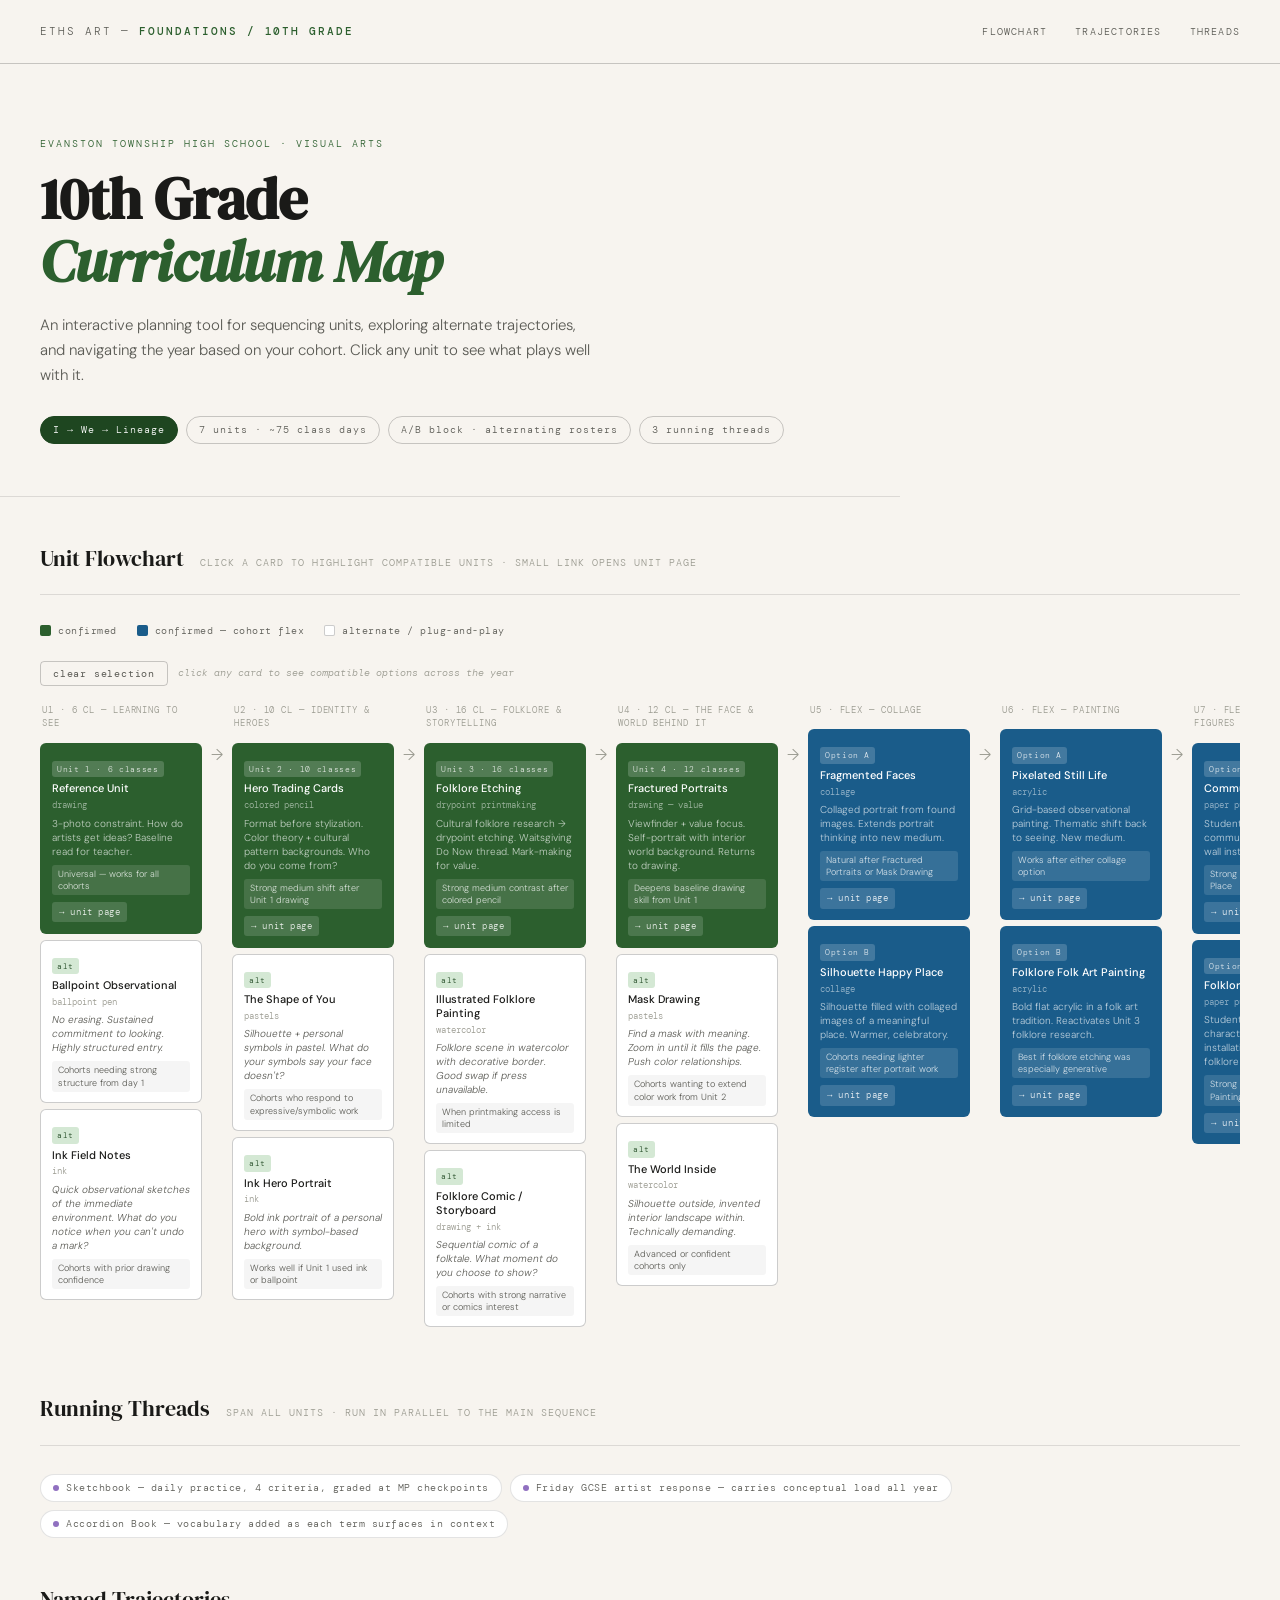
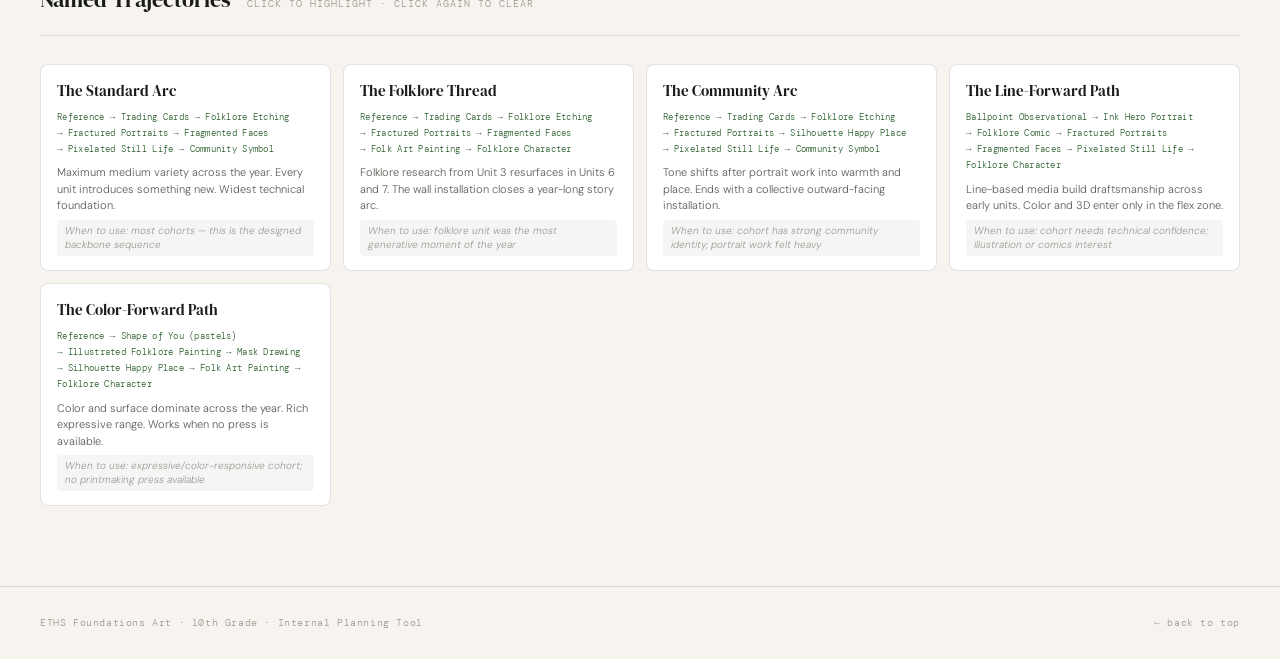
<file: index.html>
<!DOCTYPE html>
<html lang="en">
<head>
<meta charset="UTF-8">
<meta name="viewport" content="width=device-width, initial-scale=1.0">
<title>ETHS Foundations Art — 10th Grade Curriculum</title>
<link href="https://fonts.googleapis.com/css2?family=DM+Serif+Display:ital@0;1&family=DM+Mono:wght@400;500&family=DM+Sans:ital,wght@0,300;0,400;0,500;1,300&display=swap" rel="stylesheet">
<style>
  :root {
    --green-dark: #1e4620;
    --green-mid: #2C5F2E;
    --green-light: #D4E8D4;
    --blue-mid: #1a5c8a;
    --blue-light: #d0e8f5;
    --cream: #f7f4ef;
    --ink: #1a1a18;
    --ink-muted: #5a5a54;
    --ink-faint: #9a9a90;
    --border: rgba(26,26,24,0.12);
    --border-strong: rgba(26,26,24,0.22);
  }
  *, *::before, *::after { box-sizing: border-box; margin: 0; padding: 0; }
  html { scroll-behavior: smooth; }
  body {
    background: var(--cream);
    color: var(--ink);
    font-family: 'DM Sans', sans-serif;
    font-weight: 300;
    line-height: 1.6;
    min-height: 100vh;
  }

  /* HEADER */
  header {
    border-bottom: 1px solid var(--border-strong);
    padding: 0 40px;
    display: flex;
    align-items: center;
    justify-content: space-between;
    height: 64px;
    position: sticky;
    top: 0;
    background: var(--cream);
    z-index: 100;
  }
  .site-title {
    font-family: 'DM Mono', monospace;
    font-size: 11px;
    letter-spacing: 0.18em;
    text-transform: uppercase;
    color: var(--ink-muted);
  }
  .site-title span {
    color: var(--green-mid);
    font-weight: 500;
  }
  .header-nav {
    display: flex;
    gap: 28px;
    align-items: center;
  }
  .header-nav a {
    font-family: 'DM Mono', monospace;
    font-size: 10px;
    letter-spacing: 0.12em;
    text-transform: uppercase;
    color: var(--ink-muted);
    text-decoration: none;
    transition: color 0.15s;
  }
  .header-nav a:hover { color: var(--ink); }

  /* HERO */
  .hero {
    padding: 72px 40px 52px;
    max-width: 900px;
    border-bottom: 1px solid var(--border);
  }
  .hero-eyebrow {
    font-family: 'DM Mono', monospace;
    font-size: 10px;
    letter-spacing: 0.2em;
    text-transform: uppercase;
    color: var(--green-mid);
    margin-bottom: 16px;
  }
  .hero h1 {
    font-family: 'DM Serif Display', serif;
    font-size: clamp(36px, 5vw, 58px);
    line-height: 1.08;
    letter-spacing: -0.01em;
    color: var(--ink);
    margin-bottom: 20px;
  }
  .hero h1 em {
    font-style: italic;
    color: var(--green-mid);
  }
  .hero-sub {
    font-size: 15px;
    color: var(--ink-muted);
    max-width: 560px;
    line-height: 1.65;
  }
  .arc-pills {
    display: flex;
    gap: 8px;
    margin-top: 28px;
    flex-wrap: wrap;
  }
  .arc-pill {
    font-family: 'DM Mono', monospace;
    font-size: 10px;
    letter-spacing: 0.1em;
    padding: 5px 12px;
    border-radius: 20px;
    border: 1px solid var(--border-strong);
    color: var(--ink-muted);
    white-space: nowrap;
  }
  .arc-pill.accent {
    background: var(--green-dark);
    color: #fff;
    border-color: var(--green-dark);
  }

  /* MAIN LAYOUT */
  main { padding: 0 40px 80px; }

  /* SECTION HEADERS */
  .section-header {
    display: flex;
    align-items: baseline;
    gap: 16px;
    padding: 44px 0 18px;
    border-bottom: 1px solid var(--border);
    margin-bottom: 28px;
  }
  .section-header h2 {
    font-family: 'DM Serif Display', serif;
    font-size: 22px;
    color: var(--ink);
    font-weight: 400;
  }
  .section-header p {
    font-family: 'DM Mono', monospace;
    font-size: 10px;
    letter-spacing: 0.1em;
    color: var(--ink-faint);
    text-transform: uppercase;
  }

  /* LEGEND */
  .legend {
    display: flex;
    gap: 20px;
    margin-bottom: 22px;
    flex-wrap: wrap;
    align-items: center;
  }
  .leg { display: flex; align-items: center; gap: 7px; }
  .leg-dot {
    width: 11px; height: 11px;
    border-radius: 2px;
    flex-shrink: 0;
  }
  .leg span {
    font-family: 'DM Mono', monospace;
    font-size: 10px;
    color: var(--ink-muted);
    letter-spacing: 0.05em;
  }

  /* FLOW GRID */
  .flow-outer { overflow-x: auto; padding-bottom: 12px; }
  .flow-row {
    display: flex;
    gap: 6px;
    align-items: flex-start;
    min-width: max-content;
  }
  .unit-col { width: 162px; display: flex; flex-direction: column; gap: 6px; }
  .unit-col-header {
    font-family: 'DM Mono', monospace;
    font-size: 9px;
    letter-spacing: 0.1em;
    text-transform: uppercase;
    color: var(--ink-faint);
    padding: 0 2px 6px;
    line-height: 1.5;
  }
  .arrow-spacer {
    padding-top: 38px;
    color: var(--ink-faint);
    font-size: 16px;
    flex-shrink: 0;
    width: 18px;
    text-align: center;
  }

  /* CARDS */
  .card {
    border-radius: 6px;
    padding: 10px 11px;
    cursor: pointer;
    transition: opacity 0.12s, transform 0.1s;
    position: relative;
    border: 1.5px solid transparent;
  }
  .card:hover { transform: translateY(-1px); }
  .card.type-confirmed { background: var(--green-mid); }
  .card.type-flex { background: var(--blue-mid); }
  .card.type-alt { background: #fff; border-color: var(--border-strong); }
  .card.highlighted { box-shadow: 0 0 0 2.5px var(--cream), 0 0 0 4.5px var(--green-mid); }
  .card.type-flex.highlighted { box-shadow: 0 0 0 2.5px var(--cream), 0 0 0 4.5px var(--blue-mid); }
  .card.dimmed { opacity: 0.14; }

  .card-badge {
    font-family: 'DM Mono', monospace;
    font-size: 8px;
    letter-spacing: 0.08em;
    padding: 2px 5px;
    border-radius: 3px;
    display: inline-block;
    margin-bottom: 5px;
  }
  .type-confirmed .card-badge, .type-flex .card-badge {
    background: rgba(255,255,255,0.18);
    color: rgba(255,255,255,0.85);
  }
  .type-alt .card-badge {
    background: var(--green-light);
    color: var(--green-dark);
  }

  .card-name {
    font-size: 11px;
    font-weight: 500;
    line-height: 1.25;
    margin-bottom: 2px;
  }
  .type-confirmed .card-name, .type-flex .card-name { color: #fff; }
  .type-alt .card-name { color: var(--ink); }

  .card-media {
    font-family: 'DM Mono', monospace;
    font-size: 9px;
    margin-bottom: 4px;
  }
  .type-confirmed .card-media, .type-flex .card-media { color: rgba(255,255,255,0.55); }
  .type-alt .card-media { color: var(--ink-faint); }

  .card-note {
    font-size: 10px;
    line-height: 1.4;
  }
  .type-confirmed .card-note, .type-flex .card-note { color: rgba(255,255,255,0.7); }
  .type-alt .card-note { color: var(--ink-muted); font-style: italic; }

  .card-cue {
    font-size: 9px;
    margin-top: 6px;
    padding: 3px 6px;
    border-radius: 3px;
    line-height: 1.35;
  }
  .type-confirmed .card-cue, .type-flex .card-cue {
    background: rgba(255,255,255,0.12);
    color: rgba(255,255,255,0.78);
  }
  .type-alt .card-cue {
    background: rgba(0,0,0,0.04);
    color: var(--ink-muted);
  }

  .card-link {
    display: inline-block;
    margin-top: 7px;
    font-family: 'DM Mono', monospace;
    font-size: 9px;
    letter-spacing: 0.06em;
    text-decoration: none;
    padding: 3px 7px;
    border-radius: 3px;
    transition: background 0.12s;
  }
  .type-confirmed .card-link, .type-flex .card-link {
    background: rgba(255,255,255,0.15);
    color: rgba(255,255,255,0.9);
  }
  .type-confirmed .card-link:hover, .type-flex .card-link:hover {
    background: rgba(255,255,255,0.28);
  }
  .type-alt .card-link {
    background: rgba(0,0,0,0.05);
    color: var(--ink-muted);
  }
  .type-alt .card-link:hover { background: rgba(0,0,0,0.1); }

  /* CONTROLS */
  .controls {
    display: flex;
    gap: 10px;
    margin-bottom: 18px;
    flex-wrap: wrap;
    align-items: center;
  }
  .btn-reset {
    font-family: 'DM Mono', monospace;
    font-size: 10px;
    letter-spacing: 0.08em;
    background: none;
    border: 1px solid var(--border-strong);
    color: var(--ink-muted);
    border-radius: 4px;
    padding: 5px 12px;
    cursor: pointer;
    transition: background 0.12s;
  }
  .btn-reset:hover { background: rgba(0,0,0,0.05); }
  .hint {
    font-family: 'DM Mono', monospace;
    font-size: 10px;
    color: var(--ink-faint);
    font-style: italic;
  }

  /* TRAJECTORIES */
  .traj-grid {
    display: grid;
    grid-template-columns: repeat(auto-fill, minmax(240px, 1fr));
    gap: 12px;
  }
  .traj-card {
    border: 1px solid var(--border);
    border-radius: 8px;
    padding: 14px 16px;
    cursor: pointer;
    transition: border-color 0.12s, background 0.12s;
    background: #fff;
  }
  .traj-card:hover { border-color: var(--border-strong); }
  .traj-card.t-active {
    border-color: var(--green-mid);
    border-width: 1.5px;
    background: #fff;
  }
  .traj-name {
    font-family: 'DM Serif Display', serif;
    font-size: 15px;
    color: var(--ink);
    margin-bottom: 6px;
  }
  .traj-seq {
    font-family: 'DM Mono', monospace;
    font-size: 9px;
    color: var(--green-mid);
    line-height: 1.8;
    margin-bottom: 7px;
    letter-spacing: 0.03em;
  }
  .traj-why {
    font-size: 11px;
    color: var(--ink-muted);
    line-height: 1.5;
    margin-bottom: 6px;
  }
  .traj-cohort {
    font-size: 10px;
    color: var(--ink-faint);
    font-style: italic;
    padding: 4px 8px;
    border-radius: 4px;
    background: rgba(0,0,0,0.04);
    line-height: 1.4;
  }

  /* THREADS */
  .threads-row {
    display: flex;
    gap: 8px;
    flex-wrap: wrap;
  }
  .thread-tag {
    font-family: 'DM Mono', monospace;
    font-size: 10px;
    letter-spacing: 0.05em;
    padding: 5px 12px;
    border-radius: 20px;
    border: 1px solid var(--border);
    color: var(--ink-muted);
    background: #fff;
    display: flex;
    align-items: center;
    gap: 7px;
  }
  .thread-dot {
    width: 6px; height: 6px;
    border-radius: 50%;
    background: #9070C0;
    flex-shrink: 0;
  }

  /* FOOTER */
  footer {
    border-top: 1px solid var(--border);
    padding: 28px 40px;
    display: flex;
    align-items: center;
    justify-content: space-between;
    flex-wrap: wrap;
    gap: 12px;
  }
  footer p {
    font-family: 'DM Mono', monospace;
    font-size: 10px;
    color: var(--ink-faint);
    letter-spacing: 0.06em;
  }

  @media (max-width: 600px) {
    header, main, footer, .hero { padding-left: 20px; padding-right: 20px; }
  }
</style>
</head>
<body>

<header>
  <div class="site-title">ETHS Art — <span>Foundations / 10th Grade</span></div>
  <nav class="header-nav">
    <a href="#flowchart">Flowchart</a>
    <a href="#trajectories">Trajectories</a>
    <a href="#threads">Threads</a>
  </nav>
</header>

<div class="hero">
  <div class="hero-eyebrow">Evanston Township High School · Visual Arts</div>
  <h1>10th Grade<br><em>Curriculum Map</em></h1>
  <p class="hero-sub">An interactive planning tool for sequencing units, exploring alternate trajectories, and navigating the year based on your cohort. Click any unit to see what plays well with it.</p>
  <div class="arc-pills">
    <div class="arc-pill accent">I → We → Lineage</div>
    <div class="arc-pill">7 units · ~75 class days</div>
    <div class="arc-pill">A/B block · alternating rosters</div>
    <div class="arc-pill">3 running threads</div>
  </div>
</div>

<main>

  <div id="flowchart">
    <div class="section-header">
      <h2>Unit Flowchart</h2>
      <p>Click a card to highlight compatible units · small link opens unit page</p>
    </div>

    <div class="legend">
      <div class="leg"><div class="leg-dot" style="background:var(--green-mid)"></div><span>confirmed</span></div>
      <div class="leg"><div class="leg-dot" style="background:var(--blue-mid)"></div><span>confirmed — cohort flex</span></div>
      <div class="leg"><div class="leg-dot" style="background:#fff;border:1px solid var(--border-strong)"></div><span>alternate / plug-and-play</span></div>
    </div>

    <div class="controls">
      <button class="btn-reset" onclick="resetAll()">clear selection</button>
      <span class="hint">click any card to see compatible options across the year</span>
    </div>

    <div class="flow-outer">
      <div class="flow-row" id="flowRow"></div>
    </div>
  </div>

  <div id="threads" style="margin-top: 8px;">
    <div class="section-header">
      <h2>Running Threads</h2>
      <p>Span all units · run in parallel to the main sequence</p>
    </div>
    <div class="threads-row">
      <div class="thread-tag"><div class="thread-dot"></div>Sketchbook — daily practice, 4 criteria, graded at MP checkpoints</div>
      <div class="thread-tag"><div class="thread-dot"></div>Friday GCSE artist response — carries conceptual load all year</div>
      <div class="thread-tag"><div class="thread-dot"></div>Accordion Book — vocabulary added as each term surfaces in context</div>
    </div>
  </div>

  <div id="trajectories">
    <div class="section-header">
      <h2>Named Trajectories</h2>
      <p>Click to highlight · click again to clear</p>
    </div>
    <div class="traj-grid" id="trajGrid"></div>
  </div>

</main>

<footer>
  <p>ETHS Foundations Art · 10th Grade · Internal Planning Tool</p>
  <p>← <a href="#flowchart" style="color:var(--ink-faint);text-decoration:none;">back to top</a></p>
</footer>

<script>
const UNITS = [
  { id:'u1', num:1, classes:6, theme:'Learning to See', opts:[
    { id:'u1-c', type:'confirmed', badge:'Unit 1 · 6 classes', name:'Reference Unit', media:'drawing', note:'3-photo constraint. How do artists get ideas? Baseline read for teacher.', cue:'Universal — works for all cohorts', page:'units/unit1-reference.html' },
    { id:'u1-a', type:'alt', badge:'alt', name:'Ballpoint Observational', media:'ballpoint pen', note:'No erasing. Sustained commitment to looking. Highly structured entry.', cue:'Cohorts needing strong structure from day 1', page:null },
    { id:'u1-b', type:'alt', badge:'alt', name:'Ink Field Notes', media:'ink', note:'Quick observational sketches of the immediate environment. What do you notice when you can\'t undo a mark?', cue:'Cohorts with prior drawing confidence', page:null },
  ]},
  { id:'u2', num:2, classes:10, theme:'Identity & Heroes', opts:[
    { id:'u2-c', type:'confirmed', badge:'Unit 2 · 10 classes', name:'Hero Trading Cards', media:'colored pencil', note:'Format before stylization. Color theory + cultural pattern backgrounds. Who do you come from?', cue:'Strong medium shift after Unit 1 drawing', page:'units/unit2-trading-cards.html' },
    { id:'u2-a', type:'alt', badge:'alt', name:'The Shape of You', media:'pastels', note:'Silhouette + personal symbols in pastel. What do your symbols say your face doesn\'t?', cue:'Cohorts who respond to expressive/symbolic work', page:null },
    { id:'u2-b', type:'alt', badge:'alt', name:'Ink Hero Portrait', media:'ink', note:'Bold ink portrait of a personal hero with symbol-based background.', cue:'Works well if Unit 1 used ink or ballpoint', page:null },
  ]},
  { id:'u3', num:3, classes:16, theme:'Folklore & Storytelling', opts:[
    { id:'u3-c', type:'confirmed', badge:'Unit 3 · 16 classes', name:'Folklore Etching', media:'drypoint printmaking', note:'Cultural folklore research → drypoint etching. Waitsgiving Do Now thread. Mark-making for value.', cue:'Strong medium contrast after colored pencil', page:'units/unit3-folklore-etching.html' },
    { id:'u3-a', type:'alt', badge:'alt', name:'Illustrated Folklore Painting', media:'watercolor', note:'Folklore scene in watercolor with decorative border. Good swap if press unavailable.', cue:'When printmaking access is limited', page:null },
    { id:'u3-b', type:'alt', badge:'alt', name:'Folklore Comic / Storyboard', media:'drawing + ink', note:'Sequential comic of a folktale. What moment do you choose to show?', cue:'Cohorts with strong narrative or comics interest', page:null },
  ]},
  { id:'u4', num:4, classes:12, theme:'The Face & World Behind It', opts:[
    { id:'u4-c', type:'confirmed', badge:'Unit 4 · 12 classes', name:'Fractured Portraits', media:'drawing — value', note:'Viewfinder + value focus. Self-portrait with interior world background. Returns to drawing.', cue:'Deepens baseline drawing skill from Unit 1', page:'units/unit4-fractured-portraits.html' },
    { id:'u4-a', type:'alt', badge:'alt', name:'Mask Drawing', media:'pastels', note:'Find a mask with meaning. Zoom in until it fills the page. Push color relationships.', cue:'Cohorts wanting to extend color work from Unit 2', page:null },
    { id:'u4-b', type:'alt', badge:'alt', name:'The World Inside', media:'watercolor', note:'Silhouette outside, invented interior landscape within. Technically demanding.', cue:'Advanced or confident cohorts only', page:null },
  ]},
  { id:'u5', num:5, classes:null, theme:'Collage', opts:[
    { id:'u5-a', type:'flex', badge:'Option A', name:'Fragmented Faces', media:'collage', note:'Collaged portrait from found images. Extends portrait thinking into new medium.', cue:'Natural after Fractured Portraits or Mask Drawing', page:'units/unit5-collage.html' },
    { id:'u5-b', type:'flex', badge:'Option B', name:'Silhouette Happy Place', media:'collage', note:'Silhouette filled with collaged images of a meaningful place. Warmer, celebratory.', cue:'Cohorts needing lighter register after portrait work', page:'units/unit5-collage.html' },
  ]},
  { id:'u6', num:6, classes:null, theme:'Painting', opts:[
    { id:'u6-a', type:'flex', badge:'Option A', name:'Pixelated Still Life', media:'acrylic', note:'Grid-based observational painting. Thematic shift back to seeing. New medium.', cue:'Works after either collage option', page:'units/unit6-painting.html' },
    { id:'u6-b', type:'flex', badge:'Option B', name:'Folklore Folk Art Painting', media:'acrylic', note:'Bold flat acrylic in a folk art tradition. Reactivates Unit 3 folklore research.', cue:'Best if folklore etching was especially generative', page:'units/unit6-painting.html' },
  ]},
  { id:'u7', num:7, classes:null, theme:'Paper Pulp Figures', opts:[
    { id:'u7-a', type:'flex', badge:'Option A', name:'Community Symbol', media:'paper pulp / 3D', note:'Student builds a collective community symbol for the wall installation.', cue:'Strong after Silhouette Happy Place', page:'units/unit7-paper-pulp.html' },
    { id:'u7-b', type:'flex', badge:'Option B', name:'Folklore Character', media:'paper pulp / 3D', note:'Student builds their folklore character for the wall installation. Closes the folklore thread.', cue:'Strong after Folklore Folk Art Painting', page:'units/unit7-paper-pulp.html' },
  ]},
];

const STRONG_PAIRS = new Set([
  'u1-c+u2-c','u1-c+u2-a','u1-c+u2-b',
  'u1-a+u2-b','u1-a+u2-c',
  'u1-b+u2-b','u1-b+u2-c',
  'u2-c+u3-c','u2-c+u3-a','u2-c+u3-b',
  'u2-a+u3-c','u2-a+u3-b',
  'u2-b+u3-b','u2-b+u3-c','u2-b+u3-a',
  'u3-c+u4-c','u3-c+u4-a',
  'u3-a+u4-c','u3-a+u4-b','u3-a+u4-a',
  'u3-b+u4-c','u3-b+u4-a',
  'u4-c+u5-a','u4-c+u5-b',
  'u4-a+u5-a','u4-b+u5-b','u4-b+u5-a',
  'u5-a+u6-a','u5-a+u6-b',
  'u5-b+u6-a','u5-b+u6-b',
  'u6-a+u7-a','u6-a+u7-b',
  'u6-b+u7-b','u6-b+u7-a',
  'u5-b+u7-a','u3-c+u7-b',
]);

const PATHS = [
  { id:'p1', name:'The Standard Arc',
    ids:['u1-c','u2-c','u3-c','u4-c','u5-a','u6-a','u7-a'],
    seq:'Reference → Trading Cards → Folklore Etching\n→ Fractured Portraits → Fragmented Faces\n→ Pixelated Still Life → Community Symbol',
    why:'Maximum medium variety across the year. Every unit introduces something new. Widest technical foundation.',
    cohort:'When to use: most cohorts — this is the designed backbone sequence' },
  { id:'p2', name:'The Folklore Thread',
    ids:['u1-c','u2-c','u3-c','u4-c','u5-a','u6-b','u7-b'],
    seq:'Reference → Trading Cards → Folklore Etching\n→ Fractured Portraits → Fragmented Faces\n→ Folk Art Painting → Folklore Character',
    why:'Folklore research from Unit 3 resurfaces in Units 6 and 7. The wall installation closes a year-long story arc.',
    cohort:'When to use: folklore unit was the most generative moment of the year' },
  { id:'p3', name:'The Community Arc',
    ids:['u1-c','u2-c','u3-c','u4-c','u5-b','u6-a','u7-a'],
    seq:'Reference → Trading Cards → Folklore Etching\n→ Fractured Portraits → Silhouette Happy Place\n→ Pixelated Still Life → Community Symbol',
    why:'Tone shifts after portrait work into warmth and place. Ends with a collective outward-facing installation.',
    cohort:'When to use: cohort has strong community identity; portrait work felt heavy' },
  { id:'p4', name:'The Line-Forward Path',
    ids:['u1-a','u2-b','u3-b','u4-c','u5-a','u6-a','u7-b'],
    seq:'Ballpoint Observational → Ink Hero Portrait\n→ Folklore Comic → Fractured Portraits\n→ Fragmented Faces → Pixelated Still Life → Folklore Character',
    why:'Line-based media build draftsmanship across early units. Color and 3D enter only in the flex zone.',
    cohort:'When to use: cohort needs technical confidence; illustration or comics interest' },
  { id:'p5', name:'The Color-Forward Path',
    ids:['u1-c','u2-a','u3-a','u4-a','u5-b','u6-b','u7-b'],
    seq:'Reference → Shape of You (pastels)\n→ Illustrated Folklore Painting → Mask Drawing\n→ Silhouette Happy Place → Folk Art Painting → Folklore Character',
    why:'Color and surface dominate across the year. Rich expressive range. Works when no press is available.',
    cohort:'When to use: expressive/color-responsive cohort; no printmaking press available' },
];

let selected = {};
let activePath = null;

function buildFlow() {
  const row = document.getElementById('flowRow');
  UNITS.forEach((unit, i) => {
    const col = document.createElement('div');
    col.className = 'unit-col';
    const hdr = document.createElement('div');
    hdr.className = 'unit-col-header';
    hdr.textContent = `U${unit.num}${unit.classes ? ' · ' + unit.classes + ' cl' : ' · flex'} — ${unit.theme}`;
    col.appendChild(hdr);
    unit.opts.forEach(opt => {
      const card = document.createElement('div');
      card.className = `card type-${opt.type === 'flex' ? 'flex' : opt.type === 'confirmed' ? 'confirmed' : 'alt'}`;
      card.id = opt.id;
      card.onclick = (e) => {
        if (e.target.classList.contains('card-link')) return;
        handleClick(opt.id, unit.id);
      };
      card.innerHTML = `
        <div class="card-badge">${opt.badge}</div>
        <div class="card-name">${opt.name}</div>
        <div class="card-media">${opt.media}</div>
        <div class="card-note">${opt.note}</div>
        <div class="card-cue">${opt.cue}</div>
        ${opt.page ? `<a class="card-link" href="${opt.page}">→ unit page</a>` : ''}
      `;
      col.appendChild(card);
    });
    row.appendChild(col);
    if (i < UNITS.length - 1) {
      const arrow = document.createElement('div');
      arrow.className = 'arrow-spacer';
      arrow.textContent = '→';
      row.appendChild(arrow);
    }
  });
}

function buildTrajectories() {
  const grid = document.getElementById('trajGrid');
  PATHS.forEach(p => {
    const card = document.createElement('div');
    card.className = 'traj-card';
    card.id = p.id;
    card.onclick = () => selectPath(p);
    card.innerHTML = `
      <div class="traj-name">${p.name}</div>
      <div class="traj-seq">${p.seq.replace(/\n/g,'<br>')}</div>
      <div class="traj-why">${p.why}</div>
      <div class="traj-cohort">${p.cohort}</div>
    `;
    grid.appendChild(card);
  });
}

function handleClick(oid, uid) {
  activePath = null;
  document.querySelectorAll('.traj-card').forEach(c => c.classList.remove('t-active'));
  if (selected[uid] === oid) delete selected[uid];
  else selected[uid] = oid;
  updateDisplay();
}

function selectPath(p) {
  if (activePath === p.id) { resetAll(); return; }
  activePath = p.id;
  selected = {};
  p.ids.forEach(id => { const uid = id.split('-')[0]; selected[uid] = id; });
  document.querySelectorAll('.traj-card').forEach(c => c.classList.remove('t-active'));
  document.getElementById(p.id).classList.add('t-active');
  updateDisplay();
}

function resetAll() {
  selected = {}; activePath = null;
  document.querySelectorAll('.traj-card').forEach(c => c.classList.remove('t-active'));
  updateDisplay();
}

function updateDisplay() {
  const selIds = new Set(Object.values(selected));
  if (selIds.size === 0) {
    document.querySelectorAll('.card').forEach(e => e.classList.remove('highlighted','dimmed'));
    return;
  }
  const good = new Set(selIds);
  selIds.forEach(sid => {
    UNITS.forEach(u => u.opts.forEach(o => {
      if (STRONG_PAIRS.has(sid+'+'+o.id) || STRONG_PAIRS.has(o.id+'+'+sid)) good.add(o.id);
    }));
  });
  UNITS.forEach(u => u.opts.forEach(o => {
    const el = document.getElementById(o.id);
    if (!el) return;
    el.classList.remove('highlighted','dimmed');
    if (selIds.has(o.id)) el.classList.add('highlighted');
    else if (!good.has(o.id)) el.classList.add('dimmed');
  }));
}

buildFlow();
buildTrajectories();
</script>
</body>
</html>
</file>
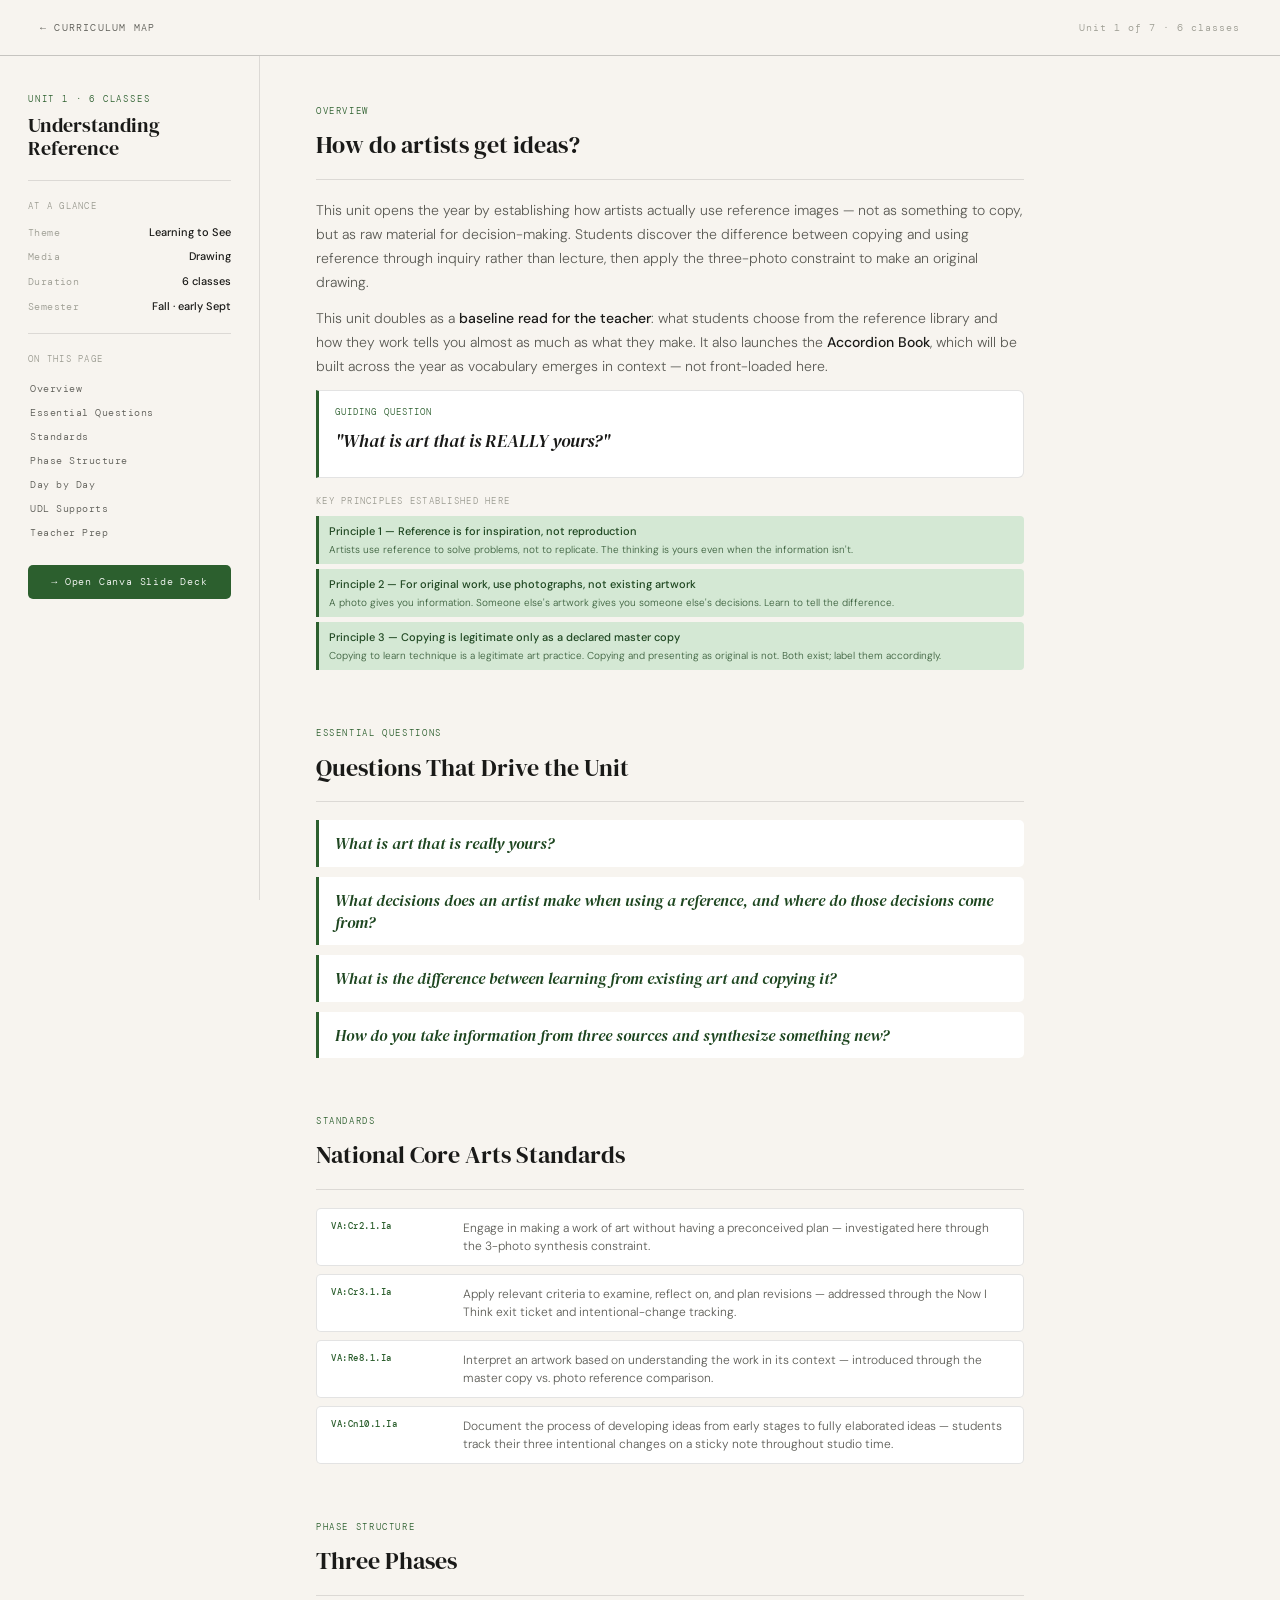
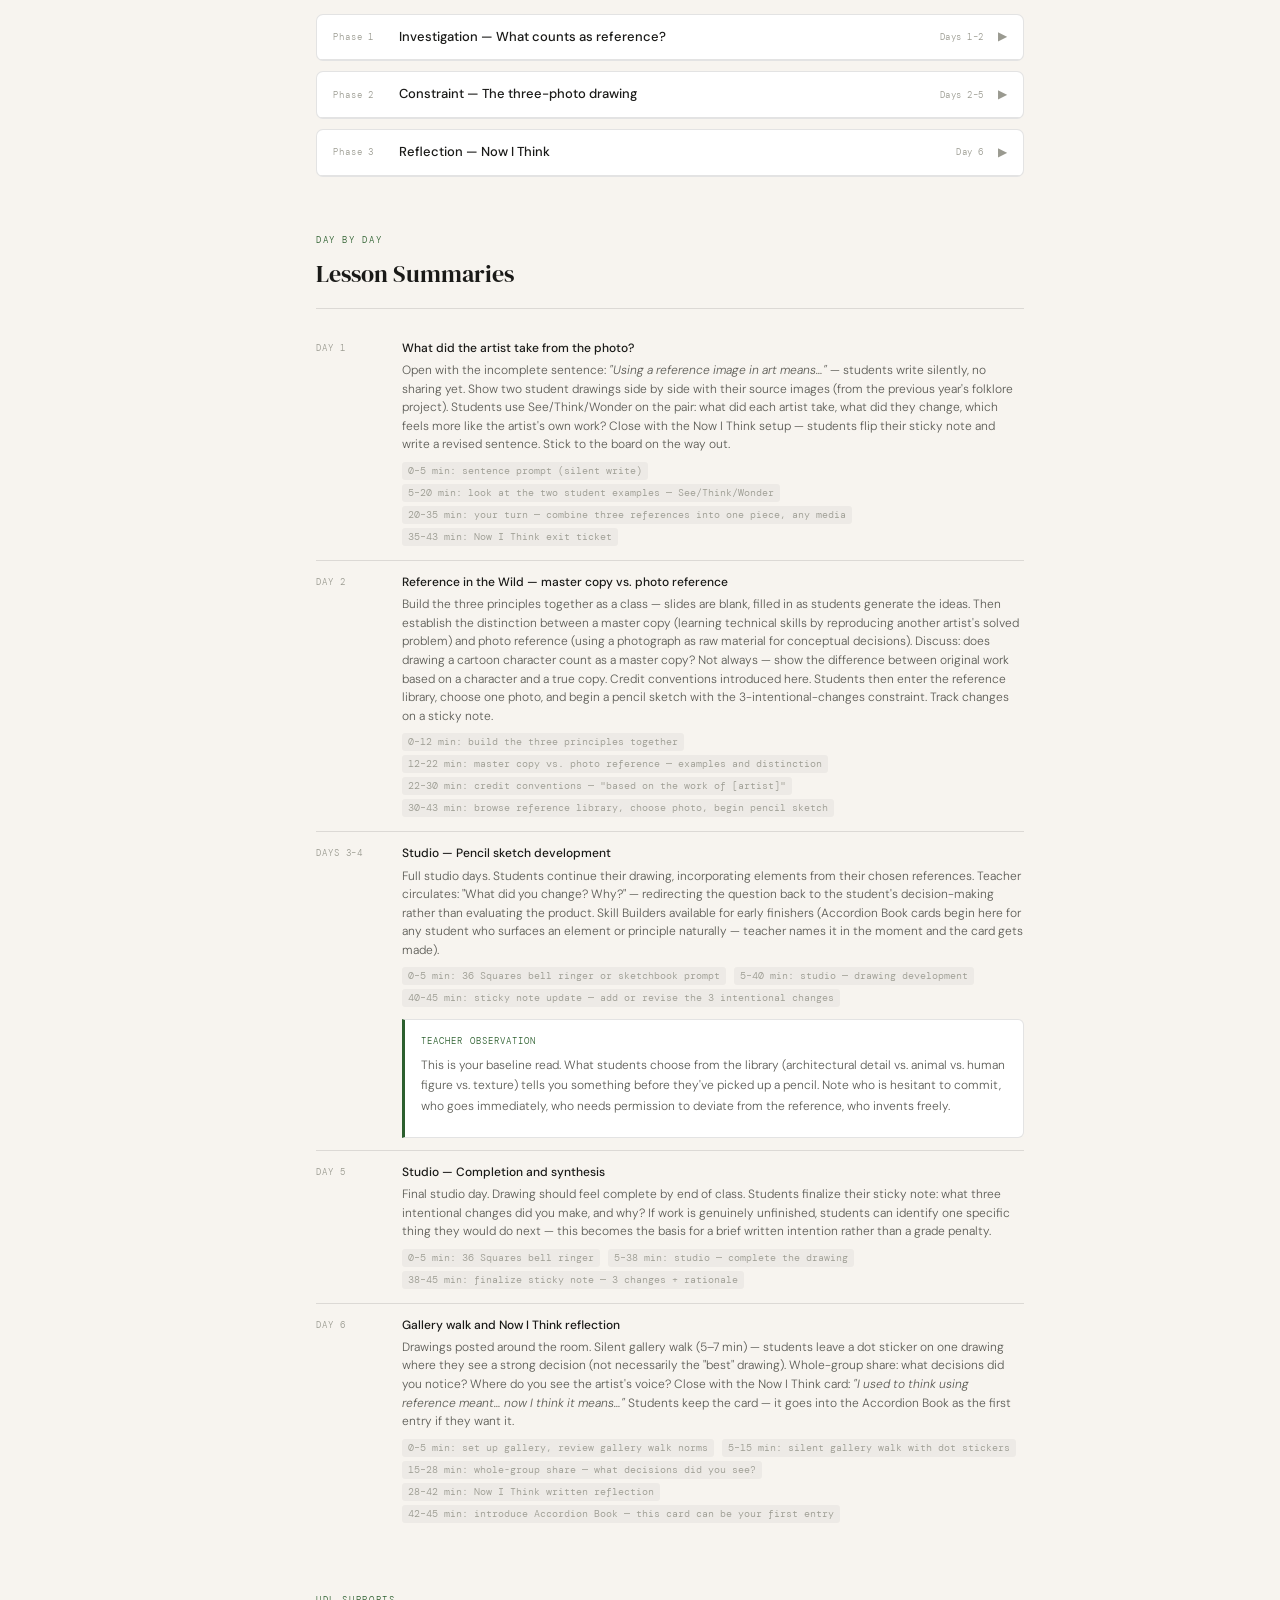
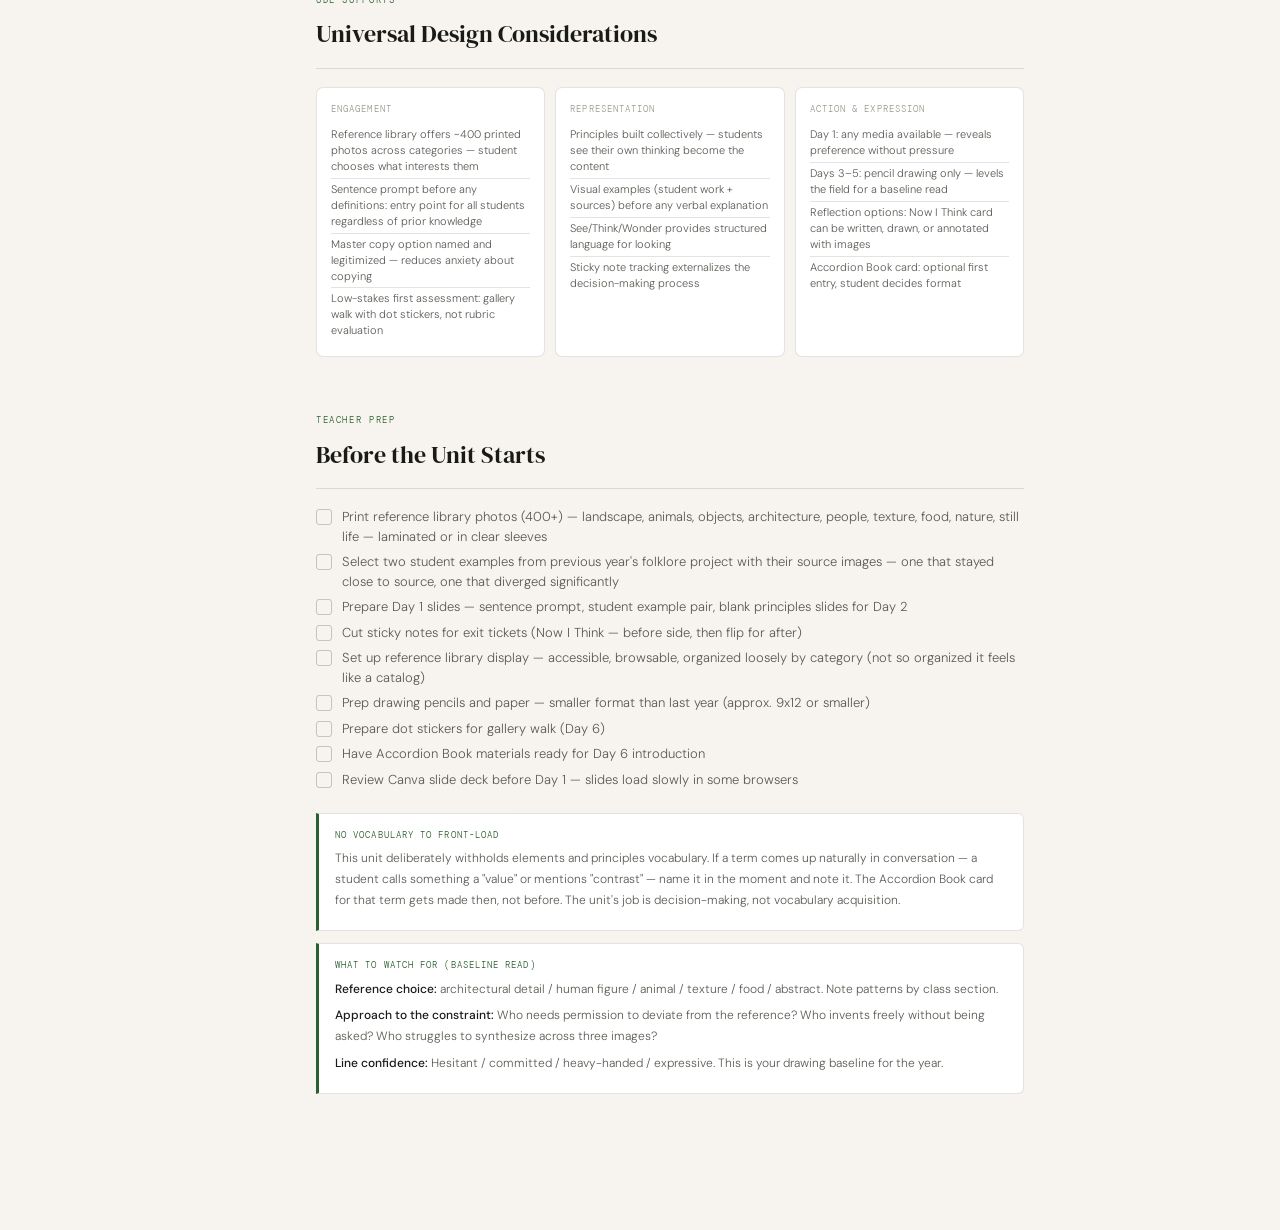
<file: index:unit1-reference.html>
<!DOCTYPE html>
<html lang="en">
<head>
<meta charset="UTF-8">
<meta name="viewport" content="width=device-width, initial-scale=1.0">
<title>Unit 1: Reference — ETHS Foundations Art</title>
<link href="https://fonts.googleapis.com/css2?family=DM+Serif+Display:ital@0;1&family=DM+Mono:wght@400;500&family=DM+Sans:ital,wght@0,300;0,400;0,500;1,300&display=swap" rel="stylesheet">
<style>
  :root {
    --green-dark: #1e4620;
    --green-mid: #2C5F2E;
    --green-light: #D4E8D4;
    --cream: #f7f4ef;
    --ink: #1a1a18;
    --ink-muted: #5a5a54;
    --ink-faint: #9a9a90;
    --border: rgba(26,26,24,0.12);
    --border-strong: rgba(26,26,24,0.22);
    --accent: #2C5F2E;
  }
  *, *::before, *::after { box-sizing: border-box; margin: 0; padding: 0; }
  body {
    background: var(--cream);
    color: var(--ink);
    font-family: 'DM Sans', sans-serif;
    font-weight: 300;
    line-height: 1.6;
  }

  /* NAV */
  nav {
    border-bottom: 1px solid var(--border-strong);
    padding: 0 40px;
    height: 56px;
    display: flex;
    align-items: center;
    justify-content: space-between;
    position: sticky;
    top: 0;
    background: var(--cream);
    z-index: 100;
  }
  .nav-back {
    font-family: 'DM Mono', monospace;
    font-size: 10px;
    letter-spacing: 0.12em;
    text-transform: uppercase;
    color: var(--ink-muted);
    text-decoration: none;
    display: flex;
    align-items: center;
    gap: 7px;
    transition: color 0.12s;
  }
  .nav-back:hover { color: var(--ink); }
  .nav-unit-label {
    font-family: 'DM Mono', monospace;
    font-size: 10px;
    letter-spacing: 0.1em;
    color: var(--ink-faint);
  }

  /* LAYOUT */
  .page-wrap {
    display: grid;
    grid-template-columns: 260px 1fr;
    min-height: calc(100vh - 56px);
  }

  /* SIDEBAR */
  aside {
    border-right: 1px solid var(--border);
    padding: 36px 28px;
    position: sticky;
    top: 56px;
    height: calc(100vh - 56px);
    overflow-y: auto;
  }
  .unit-num {
    font-family: 'DM Mono', monospace;
    font-size: 9px;
    letter-spacing: 0.2em;
    text-transform: uppercase;
    color: var(--green-mid);
    margin-bottom: 8px;
  }
  .unit-title-side {
    font-family: 'DM Serif Display', serif;
    font-size: 20px;
    line-height: 1.15;
    color: var(--ink);
    margin-bottom: 20px;
  }
  .side-divider {
    border: none;
    border-top: 1px solid var(--border);
    margin: 18px 0;
  }
  .side-section-label {
    font-family: 'DM Mono', monospace;
    font-size: 9px;
    letter-spacing: 0.14em;
    text-transform: uppercase;
    color: var(--ink-faint);
    margin-bottom: 10px;
  }
  .meta-row {
    display: flex;
    justify-content: space-between;
    align-items: baseline;
    margin-bottom: 7px;
  }
  .meta-label {
    font-family: 'DM Mono', monospace;
    font-size: 10px;
    color: var(--ink-faint);
    letter-spacing: 0.04em;
  }
  .meta-value {
    font-size: 11px;
    font-weight: 500;
    color: var(--ink);
  }
  .side-nav a {
    display: block;
    font-family: 'DM Mono', monospace;
    font-size: 10px;
    letter-spacing: 0.05em;
    color: var(--ink-muted);
    text-decoration: none;
    padding: 5px 0;
    border-left: 2px solid transparent;
    padding-left: 10px;
    margin-left: -10px;
    transition: all 0.12s;
    line-height: 1.4;
  }
  .side-nav a:hover {
    color: var(--ink);
    border-left-color: var(--green-mid);
  }
  .canva-link {
    display: block;
    margin-top: 20px;
    padding: 9px 12px;
    background: var(--green-mid);
    color: #fff;
    border-radius: 5px;
    font-family: 'DM Mono', monospace;
    font-size: 10px;
    letter-spacing: 0.08em;
    text-decoration: none;
    text-align: center;
    transition: background 0.12s;
  }
  .canva-link:hover { background: var(--green-dark); }

  /* MAIN CONTENT */
  article {
    padding: 48px 56px 80px;
    max-width: 820px;
  }

  /* SECTION */
  .content-section { margin-bottom: 56px; }
  .section-eyebrow {
    font-family: 'DM Mono', monospace;
    font-size: 9px;
    letter-spacing: 0.18em;
    text-transform: uppercase;
    color: var(--green-mid);
    margin-bottom: 8px;
  }
  .section-title {
    font-family: 'DM Serif Display', serif;
    font-size: 24px;
    color: var(--ink);
    font-weight: 400;
    margin-bottom: 18px;
    padding-bottom: 14px;
    border-bottom: 1px solid var(--border);
  }
  p {
    font-size: 14px;
    color: var(--ink-muted);
    line-height: 1.72;
    margin-bottom: 12px;
  }
  p:last-child { margin-bottom: 0; }
  strong { font-weight: 500; color: var(--ink); }

  /* ESSENTIAL QUESTIONS */
  .eq-list {
    display: flex;
    flex-direction: column;
    gap: 10px;
    margin-top: 4px;
  }
  .eq-item {
    font-family: 'DM Serif Display', serif;
    font-size: 16px;
    font-style: italic;
    color: var(--green-dark);
    padding: 12px 16px;
    border-left: 3px solid var(--green-mid);
    background: #fff;
    border-radius: 0 5px 5px 0;
    line-height: 1.4;
  }

  /* STANDARDS */
  .standards-list {
    display: flex;
    flex-direction: column;
    gap: 8px;
  }
  .standard-item {
    display: grid;
    grid-template-columns: 120px 1fr;
    gap: 12px;
    padding: 10px 14px;
    background: #fff;
    border: 1px solid var(--border);
    border-radius: 5px;
    font-size: 13px;
  }
  .std-code {
    font-family: 'DM Mono', monospace;
    font-size: 9px;
    letter-spacing: 0.06em;
    color: var(--green-mid);
    font-weight: 500;
    padding-top: 1px;
    line-height: 1.5;
  }
  .std-text { color: var(--ink-muted); line-height: 1.5; font-size: 12px; }

  /* PHASES */
  .phases { display: flex; flex-direction: column; gap: 10px; }
  .phase {
    border: 1px solid var(--border);
    border-radius: 7px;
    overflow: hidden;
    background: #fff;
  }
  .phase-header {
    display: flex;
    align-items: center;
    gap: 14px;
    padding: 12px 16px;
    border-bottom: 1px solid var(--border);
    cursor: pointer;
    user-select: none;
  }
  .phase-header:hover { background: rgba(0,0,0,0.02); }
  .phase-num {
    font-family: 'DM Mono', monospace;
    font-size: 9px;
    letter-spacing: 0.1em;
    color: var(--ink-faint);
    width: 52px;
    flex-shrink: 0;
  }
  .phase-name {
    font-size: 13px;
    font-weight: 500;
    color: var(--ink);
    flex: 1;
  }
  .phase-classes {
    font-family: 'DM Mono', monospace;
    font-size: 9px;
    color: var(--ink-faint);
    letter-spacing: 0.06em;
  }
  .phase-toggle { font-size: 12px; color: var(--ink-faint); transition: transform 0.15s; }
  .phase-toggle.open { transform: rotate(90deg); }
  .phase-body { padding: 0 16px; overflow: hidden; max-height: 0; transition: max-height 0.25s ease, padding 0.25s; }
  .phase-body.open { max-height: 2000px; padding: 16px; }

  /* DAY ROWS */
  .days { display: flex; flex-direction: column; gap: 0; }
  .day-row {
    display: grid;
    grid-template-columns: 70px 1fr;
    gap: 16px;
    padding: 12px 0;
    border-bottom: 1px solid var(--border);
  }
  .day-row:last-child { border-bottom: none; }
  .day-label {
    font-family: 'DM Mono', monospace;
    font-size: 9px;
    letter-spacing: 0.1em;
    color: var(--ink-faint);
    padding-top: 2px;
    text-transform: uppercase;
  }
  .day-content {}
  .day-title {
    font-size: 12px;
    font-weight: 500;
    color: var(--ink);
    margin-bottom: 3px;
  }
  .day-desc { font-size: 12px; color: var(--ink-muted); line-height: 1.55; margin-bottom: 6px; }
  .day-timing {
    font-family: 'DM Mono', monospace;
    font-size: 10px;
    color: var(--ink-faint);
    line-height: 1.6;
  }
  .day-timing span {
    display: inline-block;
    background: rgba(0,0,0,0.04);
    border-radius: 3px;
    padding: 1px 6px;
    margin: 2px 2px 2px 0;
  }
  .day-principles {
    display: flex;
    flex-direction: column;
    gap: 5px;
    margin-top: 8px;
  }
  .principle-card {
    background: var(--green-light);
    border-left: 3px solid var(--green-mid);
    border-radius: 0 4px 4px 0;
    padding: 7px 10px;
  }
  .principle-title { font-size: 11px; font-weight: 500; color: var(--green-dark); margin-bottom: 2px; }
  .principle-body { font-size: 10px; color: var(--green-dark); line-height: 1.45; opacity: 0.85; }

  /* TAGS */
  .tag-row {
    display: flex;
    flex-wrap: wrap;
    gap: 6px;
    margin-top: 4px;
  }
  .tag {
    font-family: 'DM Mono', monospace;
    font-size: 10px;
    letter-spacing: 0.05em;
    padding: 4px 10px;
    border-radius: 20px;
    border: 1px solid var(--border-strong);
    color: var(--ink-muted);
    background: #fff;
  }
  .tag.green { background: var(--green-light); color: var(--green-dark); border-color: transparent; }

  /* CHECKLIST */
  .checklist { display: flex; flex-direction: column; gap: 6px; }
  .check-item {
    display: flex;
    align-items: flex-start;
    gap: 10px;
    font-size: 13px;
    color: var(--ink-muted);
    line-height: 1.5;
  }
  .check-box {
    width: 16px;
    height: 16px;
    border: 1.5px solid var(--border-strong);
    border-radius: 3px;
    flex-shrink: 0;
    margin-top: 2px;
    cursor: pointer;
    transition: background 0.1s;
    display: flex;
    align-items: center;
    justify-content: center;
  }
  .check-box.checked {
    background: var(--green-mid);
    border-color: var(--green-mid);
    color: #fff;
    font-size: 10px;
  }

  /* UDL GRID */
  .udl-grid { display: grid; grid-template-columns: 1fr 1fr 1fr; gap: 10px; }
  .udl-card {
    background: #fff;
    border: 1px solid var(--border);
    border-radius: 7px;
    padding: 14px;
  }
  .udl-card-label {
    font-family: 'DM Mono', monospace;
    font-size: 9px;
    letter-spacing: 0.12em;
    text-transform: uppercase;
    color: var(--ink-faint);
    margin-bottom: 8px;
  }
  .udl-item {
    font-size: 11px;
    color: var(--ink-muted);
    padding: 3px 0;
    border-bottom: 1px solid var(--border);
    line-height: 1.45;
  }
  .udl-item:last-child { border-bottom: none; }

  /* NOTE BOX */
  .note-box {
    background: #fff;
    border: 1px solid var(--border);
    border-left: 3px solid var(--green-mid);
    border-radius: 0 6px 6px 0;
    padding: 14px 16px;
    margin-top: 12px;
  }
  .note-box-label {
    font-family: 'DM Mono', monospace;
    font-size: 9px;
    letter-spacing: 0.12em;
    text-transform: uppercase;
    color: var(--green-mid);
    margin-bottom: 6px;
  }
  .note-box p { font-size: 12px; color: var(--ink-muted); margin-bottom: 6px; }

  @media (max-width: 800px) {
    .page-wrap { grid-template-columns: 1fr; }
    aside { position: static; height: auto; border-right: none; border-bottom: 1px solid var(--border); }
    article { padding: 32px 24px 60px; }
    .udl-grid { grid-template-columns: 1fr; }
    nav, .page-wrap { padding-left: 0; }
    nav { padding: 0 20px; }
  }
</style>
</head>
<body>

<nav>
  <a class="nav-back" href="../index.html">← Curriculum Map</a>
  <span class="nav-unit-label">Unit 1 of 7 · 6 classes</span>
</nav>

<div class="page-wrap">
  <aside>
    <div class="unit-num">Unit 1 · 6 classes</div>
    <div class="unit-title-side">Understanding Reference</div>
    <hr class="side-divider">
    <div class="side-section-label">At a Glance</div>
    <div class="meta-row"><span class="meta-label">Theme</span><span class="meta-value">Learning to See</span></div>
    <div class="meta-row"><span class="meta-label">Media</span><span class="meta-value">Drawing</span></div>
    <div class="meta-row"><span class="meta-label">Duration</span><span class="meta-value">6 classes</span></div>
    <div class="meta-row"><span class="meta-label">Semester</span><span class="meta-value">Fall · early Sept</span></div>
    <hr class="side-divider">
    <div class="side-section-label">On This Page</div>
    <div class="side-nav">
      <a href="#overview">Overview</a>
      <a href="#questions">Essential Questions</a>
      <a href="#standards">Standards</a>
      <a href="#phases">Phase Structure</a>
      <a href="#days">Day by Day</a>
      <a href="#udl">UDL Supports</a>
      <a href="#prep">Teacher Prep</a>
    </div>
    <a class="canva-link" href="https://www.canva.com/design/DAHByEggJWk/view" target="_blank">→ Open Canva Slide Deck</a>
  </aside>

  <article>

    <div class="content-section" id="overview">
      <div class="section-eyebrow">Overview</div>
      <div class="section-title">How do artists get ideas?</div>
      <p>This unit opens the year by establishing how artists actually use reference images — not as something to copy, but as raw material for decision-making. Students discover the difference between copying and using reference through inquiry rather than lecture, then apply the three-photo constraint to make an original drawing.</p>
      <p>This unit doubles as a <strong>baseline read for the teacher</strong>: what students choose from the reference library and how they work tells you almost as much as what they make. It also launches the <strong>Accordion Book</strong>, which will be built across the year as vocabulary emerges in context — not front-loaded here.</p>
      <div class="note-box">
        <div class="note-box-label">Guiding Question</div>
        <p style="font-family:'DM Serif Display',serif;font-size:18px;font-style:italic;color:var(--ink);">"What is art that is REALLY yours?"</p>
      </div>
      <div style="margin-top:16px">
        <div class="side-section-label" style="margin-bottom:8px">Key Principles Established Here</div>
        <div class="day-principles">
          <div class="principle-card">
            <div class="principle-title">Principle 1 — Reference is for inspiration, not reproduction</div>
            <div class="principle-body">Artists use reference to solve problems, not to replicate. The thinking is yours even when the information isn't.</div>
          </div>
          <div class="principle-card">
            <div class="principle-title">Principle 2 — For original work, use photographs, not existing artwork</div>
            <div class="principle-body">A photo gives you information. Someone else's artwork gives you someone else's decisions. Learn to tell the difference.</div>
          </div>
          <div class="principle-card">
            <div class="principle-title">Principle 3 — Copying is legitimate only as a declared master copy</div>
            <div class="principle-body">Copying to learn technique is a legitimate art practice. Copying and presenting as original is not. Both exist; label them accordingly.</div>
          </div>
        </div>
      </div>
    </div>

    <div class="content-section" id="questions">
      <div class="section-eyebrow">Essential Questions</div>
      <div class="section-title">Questions That Drive the Unit</div>
      <div class="eq-list">
        <div class="eq-item">What is art that is really yours?</div>
        <div class="eq-item">What decisions does an artist make when using a reference, and where do those decisions come from?</div>
        <div class="eq-item">What is the difference between learning from existing art and copying it?</div>
        <div class="eq-item">How do you take information from three sources and synthesize something new?</div>
      </div>
    </div>

    <div class="content-section" id="standards">
      <div class="section-eyebrow">Standards</div>
      <div class="section-title">National Core Arts Standards</div>
      <div class="standards-list">
        <div class="standard-item">
          <div class="std-code">VA:Cr2.1.Ia</div>
          <div class="std-text">Engage in making a work of art without having a preconceived plan — investigated here through the 3-photo synthesis constraint.</div>
        </div>
        <div class="standard-item">
          <div class="std-code">VA:Cr3.1.Ia</div>
          <div class="std-text">Apply relevant criteria to examine, reflect on, and plan revisions — addressed through the Now I Think exit ticket and intentional-change tracking.</div>
        </div>
        <div class="standard-item">
          <div class="std-code">VA:Re8.1.Ia</div>
          <div class="std-text">Interpret an artwork based on understanding the work in its context — introduced through the master copy vs. photo reference comparison.</div>
        </div>
        <div class="standard-item">
          <div class="std-code">VA:Cn10.1.Ia</div>
          <div class="std-text">Document the process of developing ideas from early stages to fully elaborated ideas — students track their three intentional changes on a sticky note throughout studio time.</div>
        </div>
      </div>
    </div>

    <div class="content-section" id="phases">
      <div class="section-eyebrow">Phase Structure</div>
      <div class="section-title">Three Phases</div>
      <div class="phases">
        <div class="phase">
          <div class="phase-header" onclick="togglePhase(this)">
            <span class="phase-num">Phase 1</span>
            <span class="phase-name">Investigation — What counts as reference?</span>
            <span class="phase-classes">Days 1–2</span>
            <span class="phase-toggle">▶</span>
          </div>
          <div class="phase-body">
            <p>Students encounter the core question before receiving any definitions. Day 1 uses student work from the previous folklore unit as case studies — two drawings, two different sources, visibly different levels of artistic ownership. Students analyze them before the teacher names anything. The three principles are built collectively at the start of Day 2, not delivered.</p>
          </div>
        </div>
        <div class="phase">
          <div class="phase-header" onclick="togglePhase(this)">
            <span class="phase-num">Phase 2</span>
            <span class="phase-name">Constraint — The three-photo drawing</span>
            <span class="phase-classes">Days 2–5</span>
            <span class="phase-toggle">▶</span>
          </div>
          <div class="phase-body">
            <p>Students choose one photo from the reference library on Day 2 and begin a pencil sketch with the constraint: make at least 3 intentional changes from what you see, tracked on a sticky note. Days 3–5 are studio time. Work is kept small this year — a deliberate shift from last year's very large format. Three photos synthesized into one is the constraint that makes copying structurally impossible.</p>
            <div class="note-box" style="margin-top:12px">
              <div class="note-box-label">Three-Photo Constraint</div>
              <p>Requiring students to incorporate elements from three different reference images rather than choosing one makes copying structurally impossible and tends to produce stronger, more inventive results. Confirm as a keeper for all future units involving reference work.</p>
            </div>
          </div>
        </div>
        <div class="phase">
          <div class="phase-header" onclick="togglePhase(this)">
            <span class="phase-num">Phase 3</span>
            <span class="phase-name">Reflection — Now I Think</span>
            <span class="phase-classes">Day 6</span>
            <span class="phase-toggle">▶</span>
          </div>
          <div class="phase-body">
            <p>Students complete a Now I Think exit card (Project Zero routine) comparing their understanding of "using reference" from Day 1 to the end of the unit. Finished drawings shared in a brief gallery walk — low stakes, no formal critique. Teacher reads the room: what did students choose, what did they change, what does the work reveal about skill baseline?</p>
          </div>
        </div>
      </div>
    </div>

    <div class="content-section" id="days">
      <div class="section-eyebrow">Day by Day</div>
      <div class="section-title">Lesson Summaries</div>
      <div class="days">

        <div class="day-row">
          <div class="day-label">Day 1</div>
          <div class="day-content">
            <div class="day-title">What did the artist take from the photo?</div>
            <div class="day-desc">Open with the incomplete sentence: <em>"Using a reference image in art means…"</em> — students write silently, no sharing yet. Show two student drawings side by side with their source images (from the previous year's folklore project). Students use See/Think/Wonder on the pair: what did each artist take, what did they change, which feels more like the artist's own work? Close with the Now I Think setup — students flip their sticky note and write a revised sentence. Stick to the board on the way out.</div>
            <div class="day-timing">
              <span>0–5 min: sentence prompt (silent write)</span>
              <span>5–20 min: look at the two student examples — See/Think/Wonder</span>
              <span>20–35 min: your turn — combine three references into one piece, any media</span>
              <span>35–43 min: Now I Think exit ticket</span>
            </div>
          </div>
        </div>

        <div class="day-row">
          <div class="day-label">Day 2</div>
          <div class="day-content">
            <div class="day-title">Reference in the Wild — master copy vs. photo reference</div>
            <div class="day-desc">Build the three principles together as a class — slides are blank, filled in as students generate the ideas. Then establish the distinction between a master copy (learning technical skills by reproducing another artist's solved problem) and photo reference (using a photograph as raw material for conceptual decisions). Discuss: does drawing a cartoon character count as a master copy? Not always — show the difference between original work based on a character and a true copy. Credit conventions introduced here. Students then enter the reference library, choose one photo, and begin a pencil sketch with the 3-intentional-changes constraint. Track changes on a sticky note.</div>
            <div class="day-timing">
              <span>0–12 min: build the three principles together</span>
              <span>12–22 min: master copy vs. photo reference — examples and distinction</span>
              <span>22–30 min: credit conventions — "based on the work of [artist]"</span>
              <span>30–43 min: browse reference library, choose photo, begin pencil sketch</span>
            </div>
          </div>
        </div>

        <div class="day-row">
          <div class="day-label">Days 3–4</div>
          <div class="day-content">
            <div class="day-title">Studio — Pencil sketch development</div>
            <div class="day-desc">Full studio days. Students continue their drawing, incorporating elements from their chosen references. Teacher circulates: "What did you change? Why?" — redirecting the question back to the student's decision-making rather than evaluating the product. Skill Builders available for early finishers (Accordion Book cards begin here for any student who surfaces an element or principle naturally — teacher names it in the moment and the card gets made).</div>
            <div class="day-timing">
              <span>0–5 min: 36 Squares bell ringer or sketchbook prompt</span>
              <span>5–40 min: studio — drawing development</span>
              <span>40–45 min: sticky note update — add or revise the 3 intentional changes</span>
            </div>
            <div class="note-box" style="margin-top:10px">
              <div class="note-box-label">Teacher Observation</div>
              <p>This is your baseline read. What students choose from the library (architectural detail vs. animal vs. human figure vs. texture) tells you something before they've picked up a pencil. Note who is hesitant to commit, who goes immediately, who needs permission to deviate from the reference, who invents freely.</p>
            </div>
          </div>
        </div>

        <div class="day-row">
          <div class="day-label">Day 5</div>
          <div class="day-content">
            <div class="day-title">Studio — Completion and synthesis</div>
            <div class="day-desc">Final studio day. Drawing should feel complete by end of class. Students finalize their sticky note: what three intentional changes did you make, and why? If work is genuinely unfinished, students can identify one specific thing they would do next — this becomes the basis for a brief written intention rather than a grade penalty.</div>
            <div class="day-timing">
              <span>0–5 min: 36 Squares bell ringer</span>
              <span>5–38 min: studio — complete the drawing</span>
              <span>38–45 min: finalize sticky note — 3 changes + rationale</span>
            </div>
          </div>
        </div>

        <div class="day-row">
          <div class="day-label">Day 6</div>
          <div class="day-content">
            <div class="day-title">Gallery walk and Now I Think reflection</div>
            <div class="day-desc">Drawings posted around the room. Silent gallery walk (5–7 min) — students leave a dot sticker on one drawing where they see a strong decision (not necessarily the "best" drawing). Whole-group share: what decisions did you notice? Where do you see the artist's voice? Close with the Now I Think card: <em>"I used to think using reference meant… now I think it means…"</em> Students keep the card — it goes into the Accordion Book as the first entry if they want it.</div>
            <div class="day-timing">
              <span>0–5 min: set up gallery, review gallery walk norms</span>
              <span>5–15 min: silent gallery walk with dot stickers</span>
              <span>15–28 min: whole-group share — what decisions did you see?</span>
              <span>28–42 min: Now I Think written reflection</span>
              <span>42–45 min: introduce Accordion Book — this card can be your first entry</span>
            </div>
          </div>
        </div>

      </div>
    </div>

    <div class="content-section" id="udl">
      <div class="section-eyebrow">UDL Supports</div>
      <div class="section-title">Universal Design Considerations</div>
      <div class="udl-grid">
        <div class="udl-card">
          <div class="udl-card-label">Engagement</div>
          <div class="udl-item">Reference library offers ~400 printed photos across categories — student chooses what interests them</div>
          <div class="udl-item">Sentence prompt before any definitions: entry point for all students regardless of prior knowledge</div>
          <div class="udl-item">Master copy option named and legitimized — reduces anxiety about copying</div>
          <div class="udl-item">Low-stakes first assessment: gallery walk with dot stickers, not rubric evaluation</div>
        </div>
        <div class="udl-card">
          <div class="udl-card-label">Representation</div>
          <div class="udl-item">Principles built collectively — students see their own thinking become the content</div>
          <div class="udl-item">Visual examples (student work + sources) before any verbal explanation</div>
          <div class="udl-item">See/Think/Wonder provides structured language for looking</div>
          <div class="udl-item">Sticky note tracking externalizes the decision-making process</div>
        </div>
        <div class="udl-card">
          <div class="udl-card-label">Action & Expression</div>
          <div class="udl-item">Day 1: any media available — reveals preference without pressure</div>
          <div class="udl-item">Days 3–5: pencil drawing only — levels the field for a baseline read</div>
          <div class="udl-item">Reflection options: Now I Think card can be written, drawn, or annotated with images</div>
          <div class="udl-item">Accordion Book card: optional first entry, student decides format</div>
        </div>
      </div>
    </div>

    <div class="content-section" id="prep">
      <div class="section-eyebrow">Teacher Prep</div>
      <div class="section-title">Before the Unit Starts</div>
      <div class="checklist" id="prepList">
        <div class="check-item"><div class="check-box" onclick="toggleCheck(this)"></div><span>Print reference library photos (400+) — landscape, animals, objects, architecture, people, texture, food, nature, still life — laminated or in clear sleeves</span></div>
        <div class="check-item"><div class="check-box" onclick="toggleCheck(this)"></div><span>Select two student examples from previous year's folklore project with their source images — one that stayed close to source, one that diverged significantly</span></div>
        <div class="check-item"><div class="check-box" onclick="toggleCheck(this)"></div><span>Prepare Day 1 slides — sentence prompt, student example pair, blank principles slides for Day 2</span></div>
        <div class="check-item"><div class="check-box" onclick="toggleCheck(this)"></div><span>Cut sticky notes for exit tickets (Now I Think — before side, then flip for after)</span></div>
        <div class="check-item"><div class="check-box" onclick="toggleCheck(this)"></div><span>Set up reference library display — accessible, browsable, organized loosely by category (not so organized it feels like a catalog)</span></div>
        <div class="check-item"><div class="check-box" onclick="toggleCheck(this)"></div><span>Prep drawing pencils and paper — smaller format than last year (approx. 9x12 or smaller)</span></div>
        <div class="check-item"><div class="check-box" onclick="toggleCheck(this)"></div><span>Prepare dot stickers for gallery walk (Day 6)</span></div>
        <div class="check-item"><div class="check-box" onclick="toggleCheck(this)"></div><span>Have Accordion Book materials ready for Day 6 introduction</span></div>
        <div class="check-item"><div class="check-box" onclick="toggleCheck(this)"></div><span>Review Canva slide deck before Day 1 — slides load slowly in some browsers</span></div>
      </div>

      <div class="note-box" style="margin-top:24px">
        <div class="note-box-label">No Vocabulary to Front-Load</div>
        <p>This unit deliberately withholds elements and principles vocabulary. If a term comes up naturally in conversation — a student calls something a "value" or mentions "contrast" — name it in the moment and note it. The Accordion Book card for that term gets made then, not before. The unit's job is decision-making, not vocabulary acquisition.</p>
      </div>

      <div class="note-box" style="margin-top:12px">
        <div class="note-box-label">What to Watch For (Baseline Read)</div>
        <p><strong>Reference choice:</strong> architectural detail / human figure / animal / texture / food / abstract. Note patterns by class section.</p>
        <p><strong>Approach to the constraint:</strong> Who needs permission to deviate from the reference? Who invents freely without being asked? Who struggles to synthesize across three images?</p>
        <p><strong>Line confidence:</strong> Hesitant / committed / heavy-handed / expressive. This is your drawing baseline for the year.</p>
      </div>
    </div>

  </article>
</div>

<script>
function togglePhase(header) {
  const body = header.nextElementSibling;
  const toggle = header.querySelector('.phase-toggle');
  body.classList.toggle('open');
  toggle.classList.toggle('open');
}

function toggleCheck(box) {
  box.classList.toggle('checked');
  if (box.classList.contains('checked')) box.textContent = '✓';
  else box.textContent = '';
}
</script>
</body>
</html>
</file>
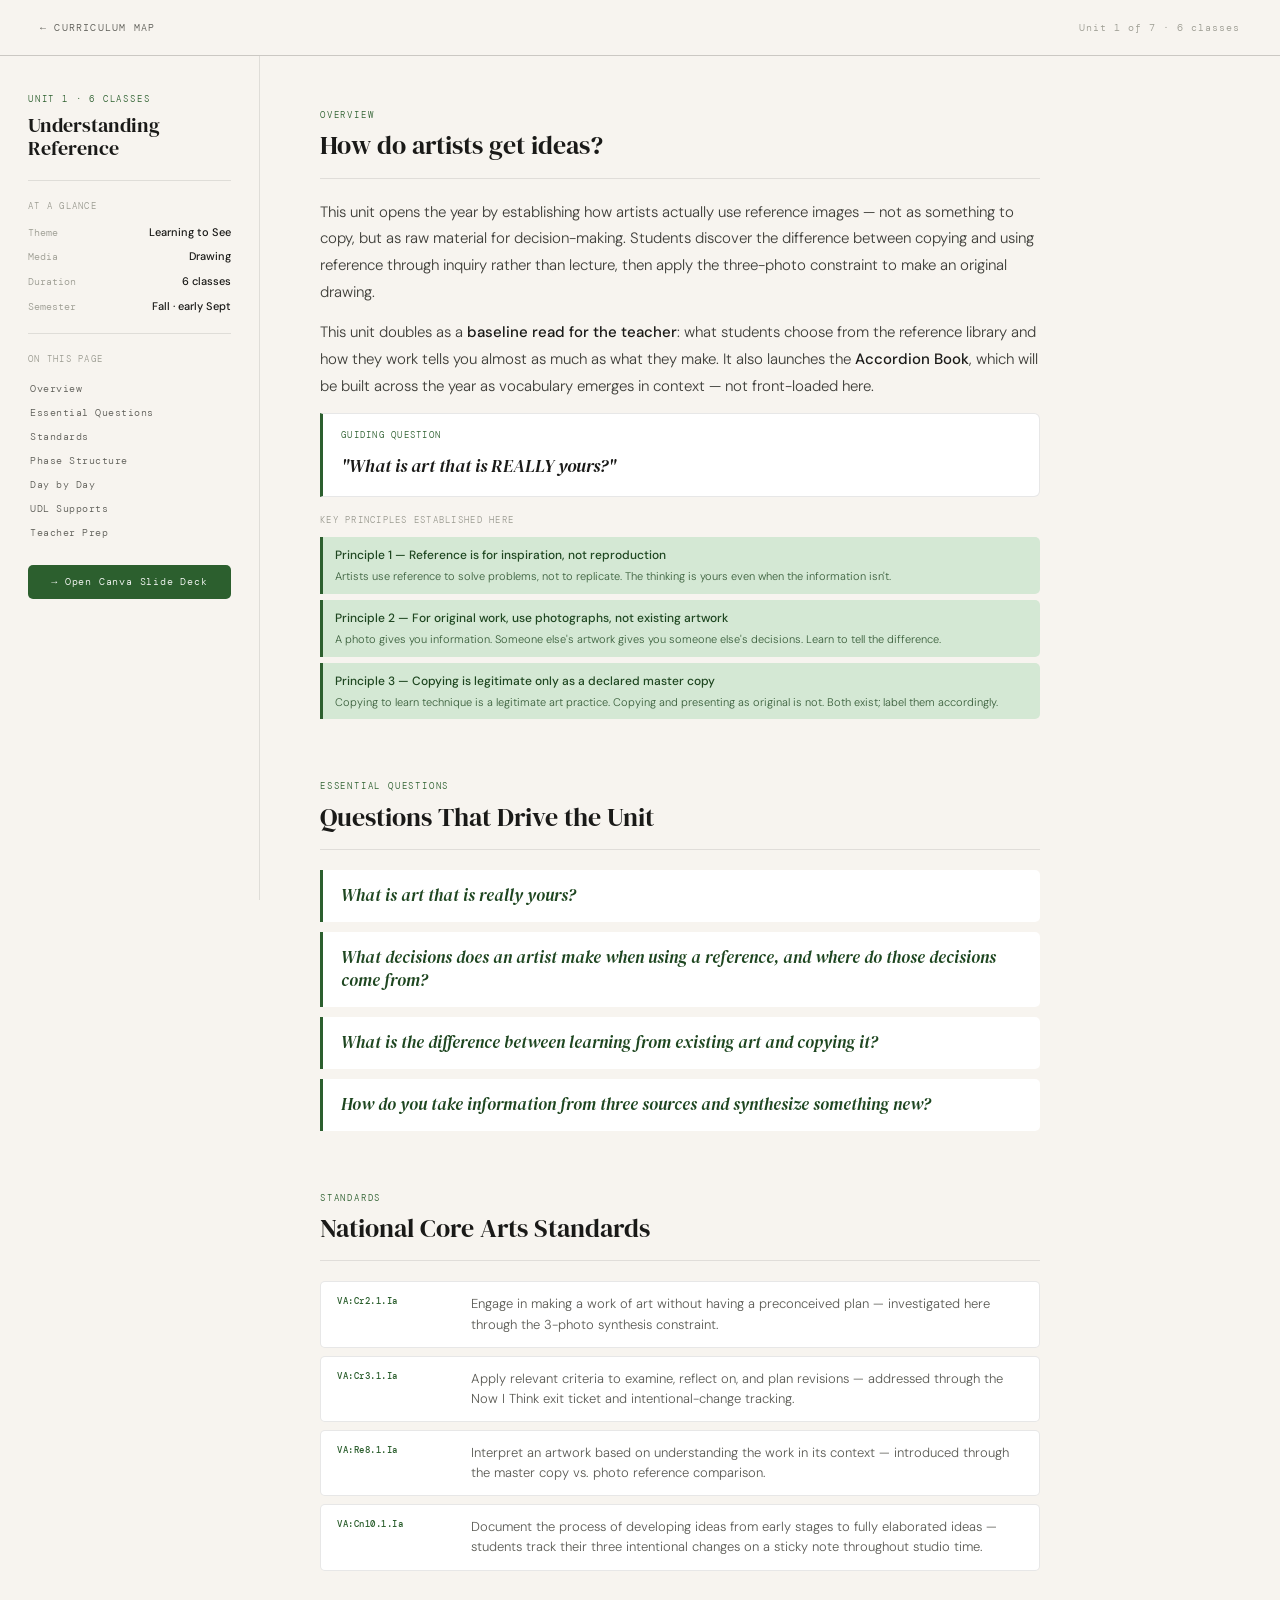
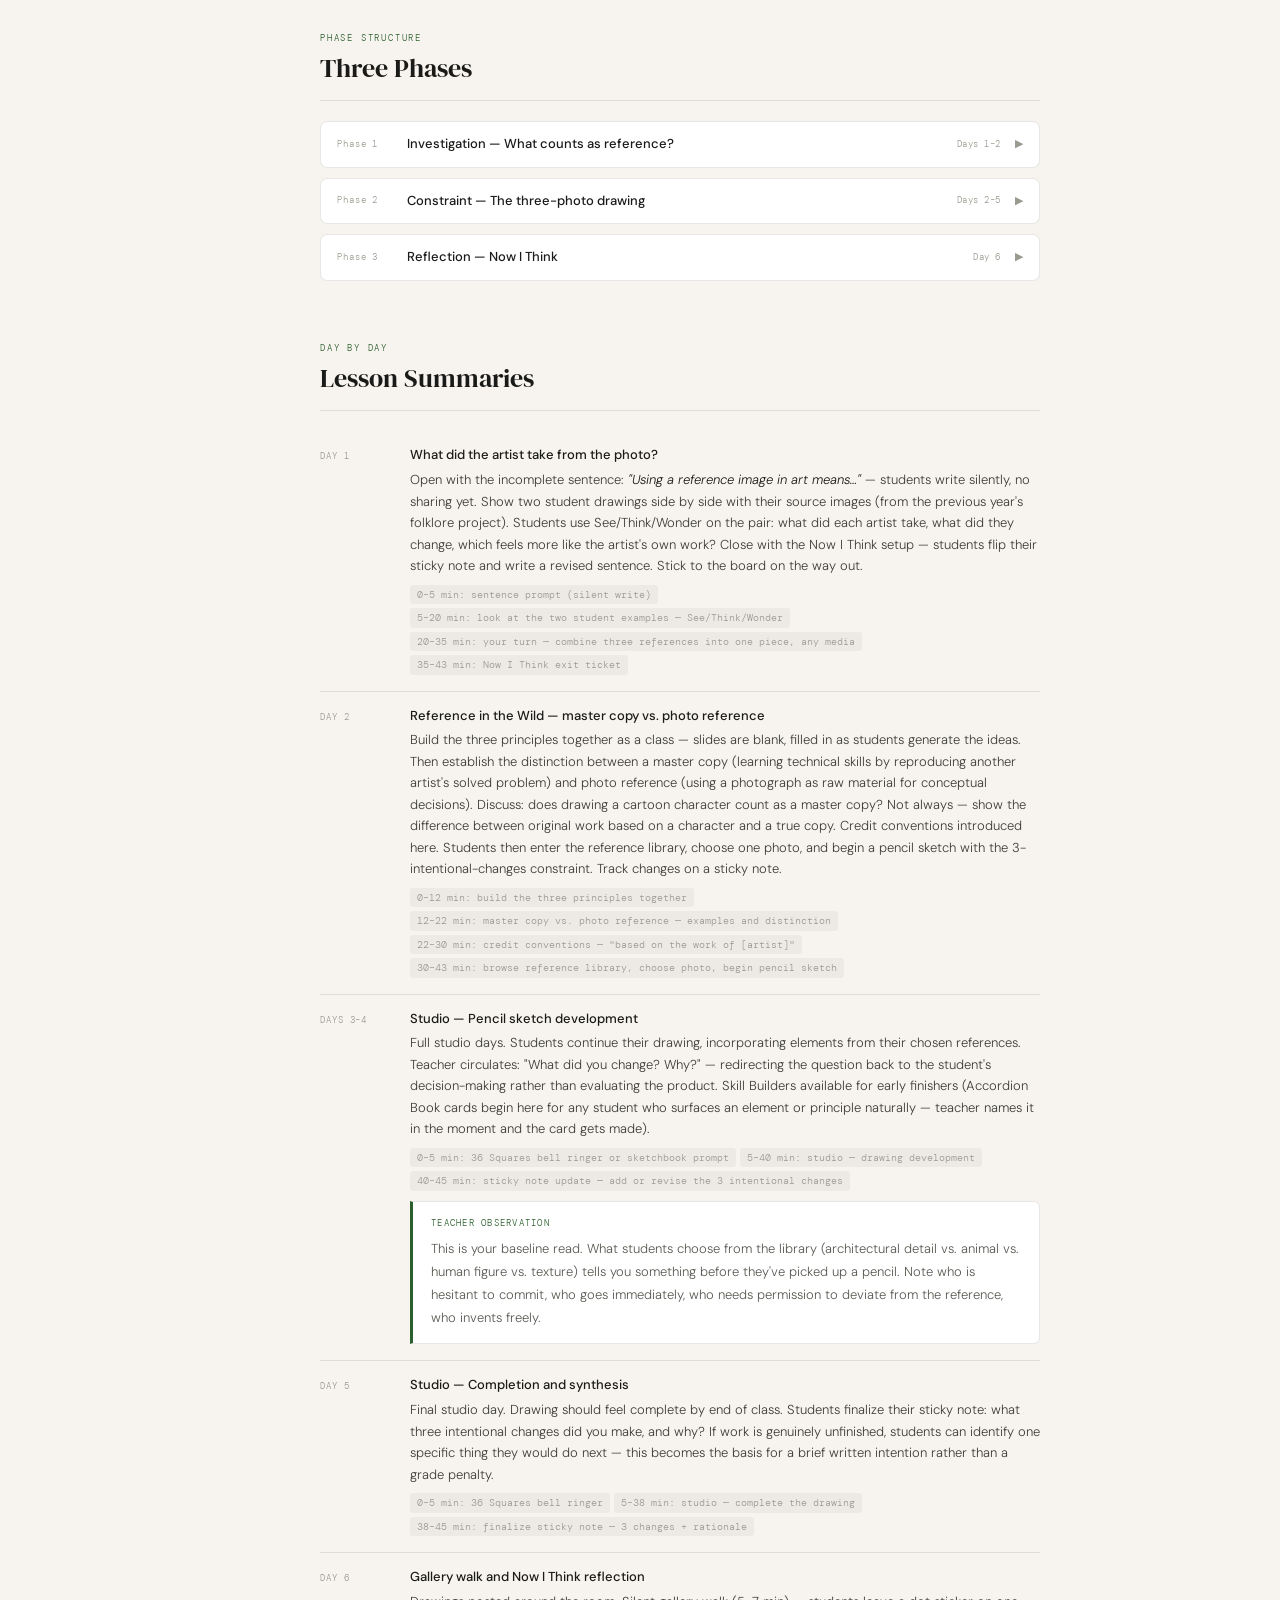
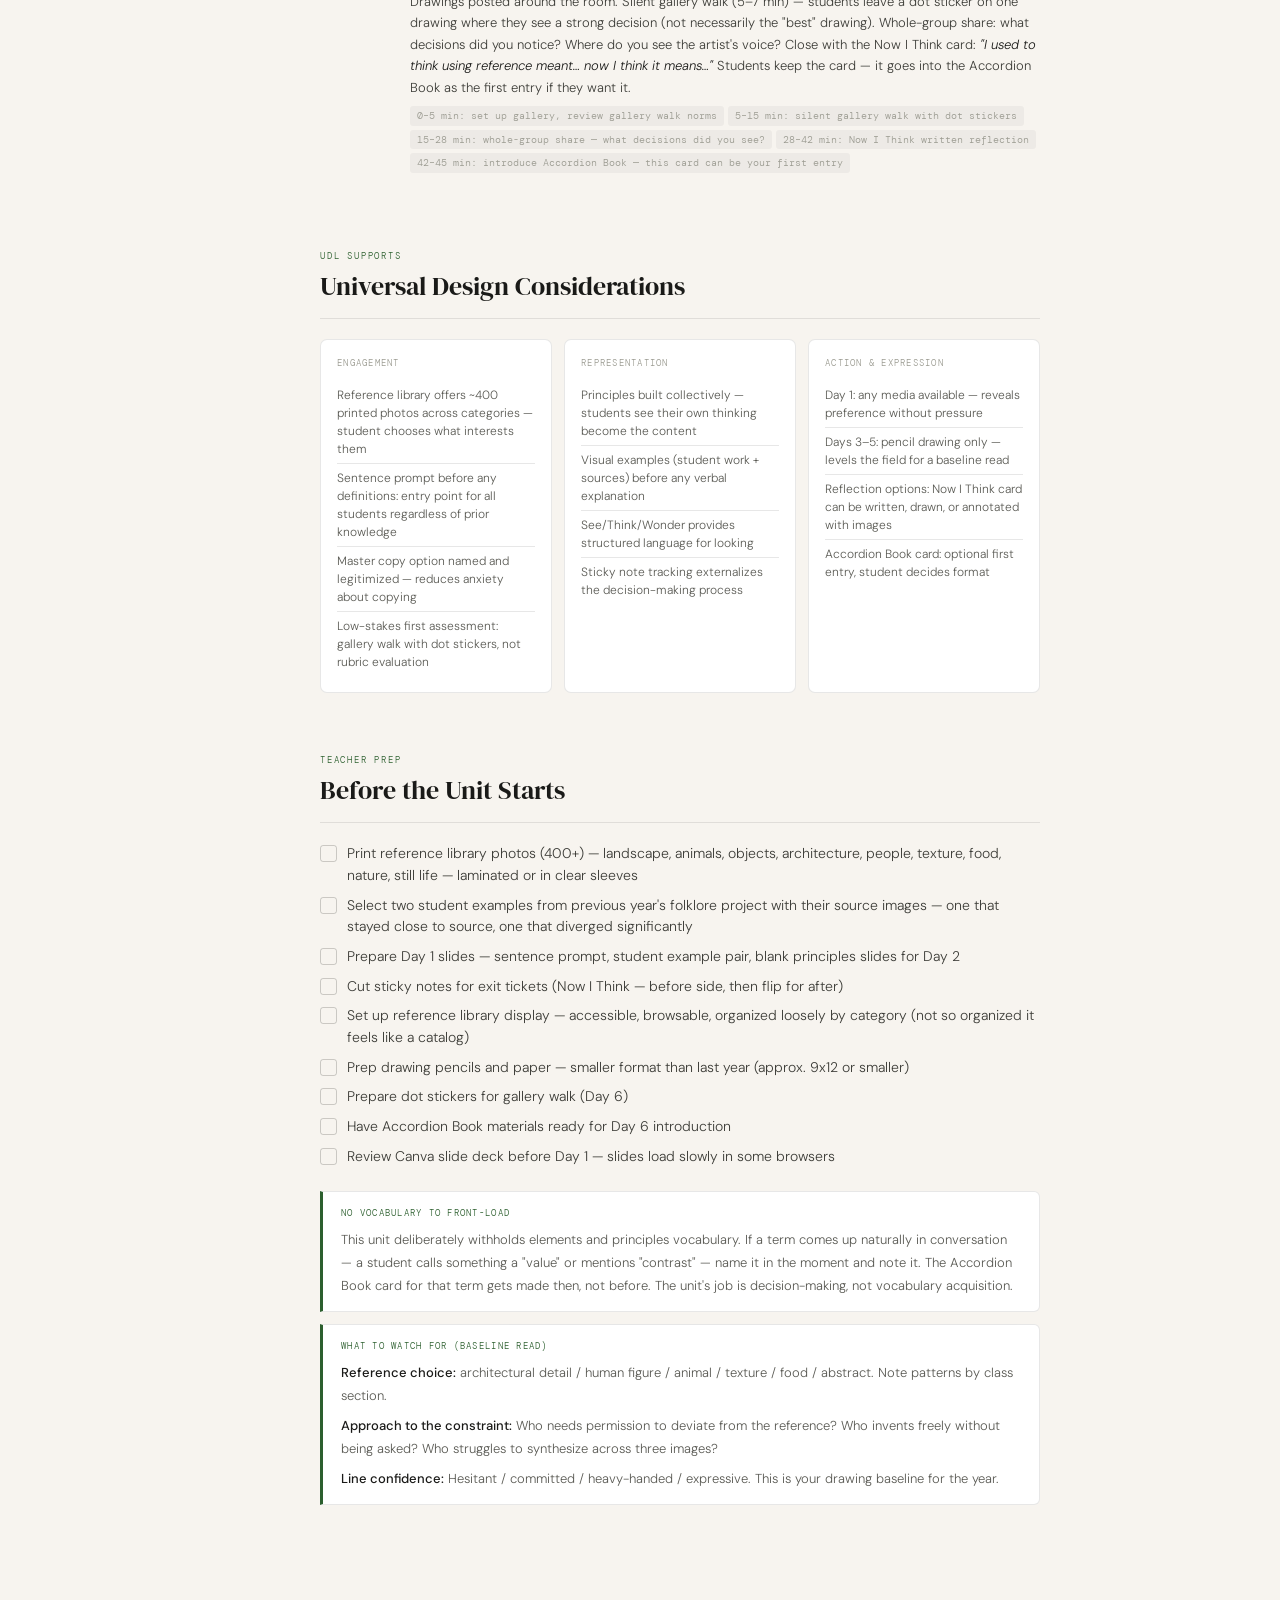
<file: units/unit1-reference.html>
<!DOCTYPE html>
<html lang="en">
<head>
<meta charset="UTF-8">
<meta name="viewport" content="width=device-width, initial-scale=1.0">
<title>Unit 1: Reference — ETHS Foundations Art</title>
<link rel="stylesheet" href="../style.css">
</head>
<body>

<nav>
  <a class="nav-back" href="../index.html">← Curriculum Map</a>
  <span class="nav-unit-label">Unit 1 of 7 · 6 classes</span>
</nav>

<div class="page-wrap">
  <aside>
    <div class="unit-num">Unit 1 · 6 classes</div>
    <div class="unit-title-side">Understanding Reference</div>
    <hr class="side-divider">
    <div class="side-section-label">At a Glance</div>
    <div class="meta-row"><span class="meta-label">Theme</span><span class="meta-value">Learning to See</span></div>
    <div class="meta-row"><span class="meta-label">Media</span><span class="meta-value">Drawing</span></div>
    <div class="meta-row"><span class="meta-label">Duration</span><span class="meta-value">6 classes</span></div>
    <div class="meta-row"><span class="meta-label">Semester</span><span class="meta-value">Fall · early Sept</span></div>
    <hr class="side-divider">
    <div class="side-section-label">On This Page</div>
    <div class="side-nav">
      <a href="#overview">Overview</a>
      <a href="#questions">Essential Questions</a>
      <a href="#standards">Standards</a>
      <a href="#phases">Phase Structure</a>
      <a href="#days">Day by Day</a>
      <a href="#udl">UDL Supports</a>
      <a href="#prep">Teacher Prep</a>
    </div>
    <a class="canva-link" href="https://www.canva.com/design/DAHByEggJWk/view" target="_blank">→ Open Canva Slide Deck</a>
  </aside>

  <article>

    <div class="content-section" id="overview">
      <div class="section-eyebrow">Overview</div>
      <div class="section-title">How do artists get ideas?</div>
      <p>This unit opens the year by establishing how artists actually use reference images — not as something to copy, but as raw material for decision-making. Students discover the difference between copying and using reference through inquiry rather than lecture, then apply the three-photo constraint to make an original drawing.</p>
      <p>This unit doubles as a <strong>baseline read for the teacher</strong>: what students choose from the reference library and how they work tells you almost as much as what they make. It also launches the <strong>Accordion Book</strong>, which will be built across the year as vocabulary emerges in context — not front-loaded here.</p>
      <div class="note-box">
        <div class="note-box-label">Guiding Question</div>
        <p style="font-family:'DM Serif Display',serif;font-size:18px;font-style:italic;color:var(--ink);">"What is art that is REALLY yours?"</p>
      </div>
      <div style="margin-top:16px">
        <div class="side-section-label" style="margin-bottom:8px">Key Principles Established Here</div>
        <div class="day-principles">
          <div class="principle-card">
            <div class="principle-title">Principle 1 — Reference is for inspiration, not reproduction</div>
            <div class="principle-body">Artists use reference to solve problems, not to replicate. The thinking is yours even when the information isn't.</div>
          </div>
          <div class="principle-card">
            <div class="principle-title">Principle 2 — For original work, use photographs, not existing artwork</div>
            <div class="principle-body">A photo gives you information. Someone else's artwork gives you someone else's decisions. Learn to tell the difference.</div>
          </div>
          <div class="principle-card">
            <div class="principle-title">Principle 3 — Copying is legitimate only as a declared master copy</div>
            <div class="principle-body">Copying to learn technique is a legitimate art practice. Copying and presenting as original is not. Both exist; label them accordingly.</div>
          </div>
        </div>
      </div>
    </div>

    <div class="content-section" id="questions">
      <div class="section-eyebrow">Essential Questions</div>
      <div class="section-title">Questions That Drive the Unit</div>
      <div class="eq-list">
        <div class="eq-item">What is art that is really yours?</div>
        <div class="eq-item">What decisions does an artist make when using a reference, and where do those decisions come from?</div>
        <div class="eq-item">What is the difference between learning from existing art and copying it?</div>
        <div class="eq-item">How do you take information from three sources and synthesize something new?</div>
      </div>
    </div>

    <div class="content-section" id="standards">
      <div class="section-eyebrow">Standards</div>
      <div class="section-title">National Core Arts Standards</div>
      <div class="standards-list">
        <div class="standard-item">
          <div class="std-code">VA:Cr2.1.Ia</div>
          <div class="std-text">Engage in making a work of art without having a preconceived plan — investigated here through the 3-photo synthesis constraint.</div>
        </div>
        <div class="standard-item">
          <div class="std-code">VA:Cr3.1.Ia</div>
          <div class="std-text">Apply relevant criteria to examine, reflect on, and plan revisions — addressed through the Now I Think exit ticket and intentional-change tracking.</div>
        </div>
        <div class="standard-item">
          <div class="std-code">VA:Re8.1.Ia</div>
          <div class="std-text">Interpret an artwork based on understanding the work in its context — introduced through the master copy vs. photo reference comparison.</div>
        </div>
        <div class="standard-item">
          <div class="std-code">VA:Cn10.1.Ia</div>
          <div class="std-text">Document the process of developing ideas from early stages to fully elaborated ideas — students track their three intentional changes on a sticky note throughout studio time.</div>
        </div>
      </div>
    </div>

    <div class="content-section" id="phases">
      <div class="section-eyebrow">Phase Structure</div>
      <div class="section-title">Three Phases</div>
      <div class="phases">
        <div class="phase">
          <div class="phase-header" onclick="togglePhase(this)">
            <span class="phase-num">Phase 1</span>
            <span class="phase-name">Investigation — What counts as reference?</span>
            <span class="phase-classes">Days 1–2</span>
            <span class="phase-toggle">▶</span>
          </div>
          <div class="phase-body">
            <p>Students encounter the core question before receiving any definitions. Day 1 uses student work from the previous folklore unit as case studies — two drawings, two different sources, visibly different levels of artistic ownership. Students analyze them before the teacher names anything. The three principles are built collectively at the start of Day 2, not delivered.</p>
          </div>
        </div>
        <div class="phase">
          <div class="phase-header" onclick="togglePhase(this)">
            <span class="phase-num">Phase 2</span>
            <span class="phase-name">Constraint — The three-photo drawing</span>
            <span class="phase-classes">Days 2–5</span>
            <span class="phase-toggle">▶</span>
          </div>
          <div class="phase-body">
            <p>Students choose one photo from the reference library on Day 2 and begin a pencil sketch with the constraint: make at least 3 intentional changes from what you see, tracked on a sticky note. Days 3–5 are studio time. Work is kept small this year — a deliberate shift from last year's very large format. Three photos synthesized into one is the constraint that makes copying structurally impossible.</p>
            <div class="note-box" style="margin-top:12px">
              <div class="note-box-label">Three-Photo Constraint</div>
              <p>Requiring students to incorporate elements from three different reference images rather than choosing one makes copying structurally impossible and tends to produce stronger, more inventive results. Confirm as a keeper for all future units involving reference work.</p>
            </div>
          </div>
        </div>
        <div class="phase">
          <div class="phase-header" onclick="togglePhase(this)">
            <span class="phase-num">Phase 3</span>
            <span class="phase-name">Reflection — Now I Think</span>
            <span class="phase-classes">Day 6</span>
            <span class="phase-toggle">▶</span>
          </div>
          <div class="phase-body">
            <p>Students complete a Now I Think exit card (Project Zero routine) comparing their understanding of "using reference" from Day 1 to the end of the unit. Finished drawings shared in a brief gallery walk — low stakes, no formal critique. Teacher reads the room: what did students choose, what did they change, what does the work reveal about skill baseline?</p>
          </div>
        </div>
      </div>
    </div>

    <div class="content-section" id="days">
      <div class="section-eyebrow">Day by Day</div>
      <div class="section-title">Lesson Summaries</div>
      <div class="days">

        <div class="day-row">
          <div class="day-label">Day 1</div>
          <div class="day-content">
            <div class="day-title">What did the artist take from the photo?</div>
            <div class="day-desc">Open with the incomplete sentence: <em>"Using a reference image in art means…"</em> — students write silently, no sharing yet. Show two student drawings side by side with their source images (from the previous year's folklore project). Students use See/Think/Wonder on the pair: what did each artist take, what did they change, which feels more like the artist's own work? Close with the Now I Think setup — students flip their sticky note and write a revised sentence. Stick to the board on the way out.</div>
            <div class="day-timing">
              <span>0–5 min: sentence prompt (silent write)</span>
              <span>5–20 min: look at the two student examples — See/Think/Wonder</span>
              <span>20–35 min: your turn — combine three references into one piece, any media</span>
              <span>35–43 min: Now I Think exit ticket</span>
            </div>
          </div>
        </div>

        <div class="day-row">
          <div class="day-label">Day 2</div>
          <div class="day-content">
            <div class="day-title">Reference in the Wild — master copy vs. photo reference</div>
            <div class="day-desc">Build the three principles together as a class — slides are blank, filled in as students generate the ideas. Then establish the distinction between a master copy (learning technical skills by reproducing another artist's solved problem) and photo reference (using a photograph as raw material for conceptual decisions). Discuss: does drawing a cartoon character count as a master copy? Not always — show the difference between original work based on a character and a true copy. Credit conventions introduced here. Students then enter the reference library, choose one photo, and begin a pencil sketch with the 3-intentional-changes constraint. Track changes on a sticky note.</div>
            <div class="day-timing">
              <span>0–12 min: build the three principles together</span>
              <span>12–22 min: master copy vs. photo reference — examples and distinction</span>
              <span>22–30 min: credit conventions — "based on the work of [artist]"</span>
              <span>30–43 min: browse reference library, choose photo, begin pencil sketch</span>
            </div>
          </div>
        </div>

        <div class="day-row">
          <div class="day-label">Days 3–4</div>
          <div class="day-content">
            <div class="day-title">Studio — Pencil sketch development</div>
            <div class="day-desc">Full studio days. Students continue their drawing, incorporating elements from their chosen references. Teacher circulates: "What did you change? Why?" — redirecting the question back to the student's decision-making rather than evaluating the product. Skill Builders available for early finishers (Accordion Book cards begin here for any student who surfaces an element or principle naturally — teacher names it in the moment and the card gets made).</div>
            <div class="day-timing">
              <span>0–5 min: 36 Squares bell ringer or sketchbook prompt</span>
              <span>5–40 min: studio — drawing development</span>
              <span>40–45 min: sticky note update — add or revise the 3 intentional changes</span>
            </div>
            <div class="note-box" style="margin-top:10px">
              <div class="note-box-label">Teacher Observation</div>
              <p>This is your baseline read. What students choose from the library (architectural detail vs. animal vs. human figure vs. texture) tells you something before they've picked up a pencil. Note who is hesitant to commit, who goes immediately, who needs permission to deviate from the reference, who invents freely.</p>
            </div>
          </div>
        </div>

        <div class="day-row">
          <div class="day-label">Day 5</div>
          <div class="day-content">
            <div class="day-title">Studio — Completion and synthesis</div>
            <div class="day-desc">Final studio day. Drawing should feel complete by end of class. Students finalize their sticky note: what three intentional changes did you make, and why? If work is genuinely unfinished, students can identify one specific thing they would do next — this becomes the basis for a brief written intention rather than a grade penalty.</div>
            <div class="day-timing">
              <span>0–5 min: 36 Squares bell ringer</span>
              <span>5–38 min: studio — complete the drawing</span>
              <span>38–45 min: finalize sticky note — 3 changes + rationale</span>
            </div>
          </div>
        </div>

        <div class="day-row">
          <div class="day-label">Day 6</div>
          <div class="day-content">
            <div class="day-title">Gallery walk and Now I Think reflection</div>
            <div class="day-desc">Drawings posted around the room. Silent gallery walk (5–7 min) — students leave a dot sticker on one drawing where they see a strong decision (not necessarily the "best" drawing). Whole-group share: what decisions did you notice? Where do you see the artist's voice? Close with the Now I Think card: <em>"I used to think using reference meant… now I think it means…"</em> Students keep the card — it goes into the Accordion Book as the first entry if they want it.</div>
            <div class="day-timing">
              <span>0–5 min: set up gallery, review gallery walk norms</span>
              <span>5–15 min: silent gallery walk with dot stickers</span>
              <span>15–28 min: whole-group share — what decisions did you see?</span>
              <span>28–42 min: Now I Think written reflection</span>
              <span>42–45 min: introduce Accordion Book — this card can be your first entry</span>
            </div>
          </div>
        </div>

      </div>
    </div>

    <div class="content-section" id="udl">
      <div class="section-eyebrow">UDL Supports</div>
      <div class="section-title">Universal Design Considerations</div>
      <div class="udl-grid">
        <div class="udl-card">
          <div class="udl-card-label">Engagement</div>
          <div class="udl-item">Reference library offers ~400 printed photos across categories — student chooses what interests them</div>
          <div class="udl-item">Sentence prompt before any definitions: entry point for all students regardless of prior knowledge</div>
          <div class="udl-item">Master copy option named and legitimized — reduces anxiety about copying</div>
          <div class="udl-item">Low-stakes first assessment: gallery walk with dot stickers, not rubric evaluation</div>
        </div>
        <div class="udl-card">
          <div class="udl-card-label">Representation</div>
          <div class="udl-item">Principles built collectively — students see their own thinking become the content</div>
          <div class="udl-item">Visual examples (student work + sources) before any verbal explanation</div>
          <div class="udl-item">See/Think/Wonder provides structured language for looking</div>
          <div class="udl-item">Sticky note tracking externalizes the decision-making process</div>
        </div>
        <div class="udl-card">
          <div class="udl-card-label">Action & Expression</div>
          <div class="udl-item">Day 1: any media available — reveals preference without pressure</div>
          <div class="udl-item">Days 3–5: pencil drawing only — levels the field for a baseline read</div>
          <div class="udl-item">Reflection options: Now I Think card can be written, drawn, or annotated with images</div>
          <div class="udl-item">Accordion Book card: optional first entry, student decides format</div>
        </div>
      </div>
    </div>

    <div class="content-section" id="prep">
      <div class="section-eyebrow">Teacher Prep</div>
      <div class="section-title">Before the Unit Starts</div>
      <div class="checklist" id="prepList">
        <div class="check-item"><div class="check-box" onclick="toggleCheck(this)"></div><span>Print reference library photos (400+) — landscape, animals, objects, architecture, people, texture, food, nature, still life — laminated or in clear sleeves</span></div>
        <div class="check-item"><div class="check-box" onclick="toggleCheck(this)"></div><span>Select two student examples from previous year's folklore project with their source images — one that stayed close to source, one that diverged significantly</span></div>
        <div class="check-item"><div class="check-box" onclick="toggleCheck(this)"></div><span>Prepare Day 1 slides — sentence prompt, student example pair, blank principles slides for Day 2</span></div>
        <div class="check-item"><div class="check-box" onclick="toggleCheck(this)"></div><span>Cut sticky notes for exit tickets (Now I Think — before side, then flip for after)</span></div>
        <div class="check-item"><div class="check-box" onclick="toggleCheck(this)"></div><span>Set up reference library display — accessible, browsable, organized loosely by category (not so organized it feels like a catalog)</span></div>
        <div class="check-item"><div class="check-box" onclick="toggleCheck(this)"></div><span>Prep drawing pencils and paper — smaller format than last year (approx. 9x12 or smaller)</span></div>
        <div class="check-item"><div class="check-box" onclick="toggleCheck(this)"></div><span>Prepare dot stickers for gallery walk (Day 6)</span></div>
        <div class="check-item"><div class="check-box" onclick="toggleCheck(this)"></div><span>Have Accordion Book materials ready for Day 6 introduction</span></div>
        <div class="check-item"><div class="check-box" onclick="toggleCheck(this)"></div><span>Review Canva slide deck before Day 1 — slides load slowly in some browsers</span></div>
      </div>

      <div class="note-box" style="margin-top:24px">
        <div class="note-box-label">No Vocabulary to Front-Load</div>
        <p>This unit deliberately withholds elements and principles vocabulary. If a term comes up naturally in conversation — a student calls something a "value" or mentions "contrast" — name it in the moment and note it. The Accordion Book card for that term gets made then, not before. The unit's job is decision-making, not vocabulary acquisition.</p>
      </div>

      <div class="note-box" style="margin-top:12px">
        <div class="note-box-label">What to Watch For (Baseline Read)</div>
        <p><strong>Reference choice:</strong> architectural detail / human figure / animal / texture / food / abstract. Note patterns by class section.</p>
        <p><strong>Approach to the constraint:</strong> Who needs permission to deviate from the reference? Who invents freely without being asked? Who struggles to synthesize across three images?</p>
        <p><strong>Line confidence:</strong> Hesitant / committed / heavy-handed / expressive. This is your drawing baseline for the year.</p>
      </div>
    </div>

  </article>
</div>

<script>
function togglePhase(header) {
  const body = header.nextElementSibling;
  const toggle = header.querySelector('.phase-toggle');
  body.classList.toggle('open');
  toggle.classList.toggle('open');
}

function toggleCheck(box) {
  box.classList.toggle('checked');
  if (box.classList.contains('checked')) box.textContent = '✓';
  else box.textContent = '';
}
</script>
</body>
</html>
</file>
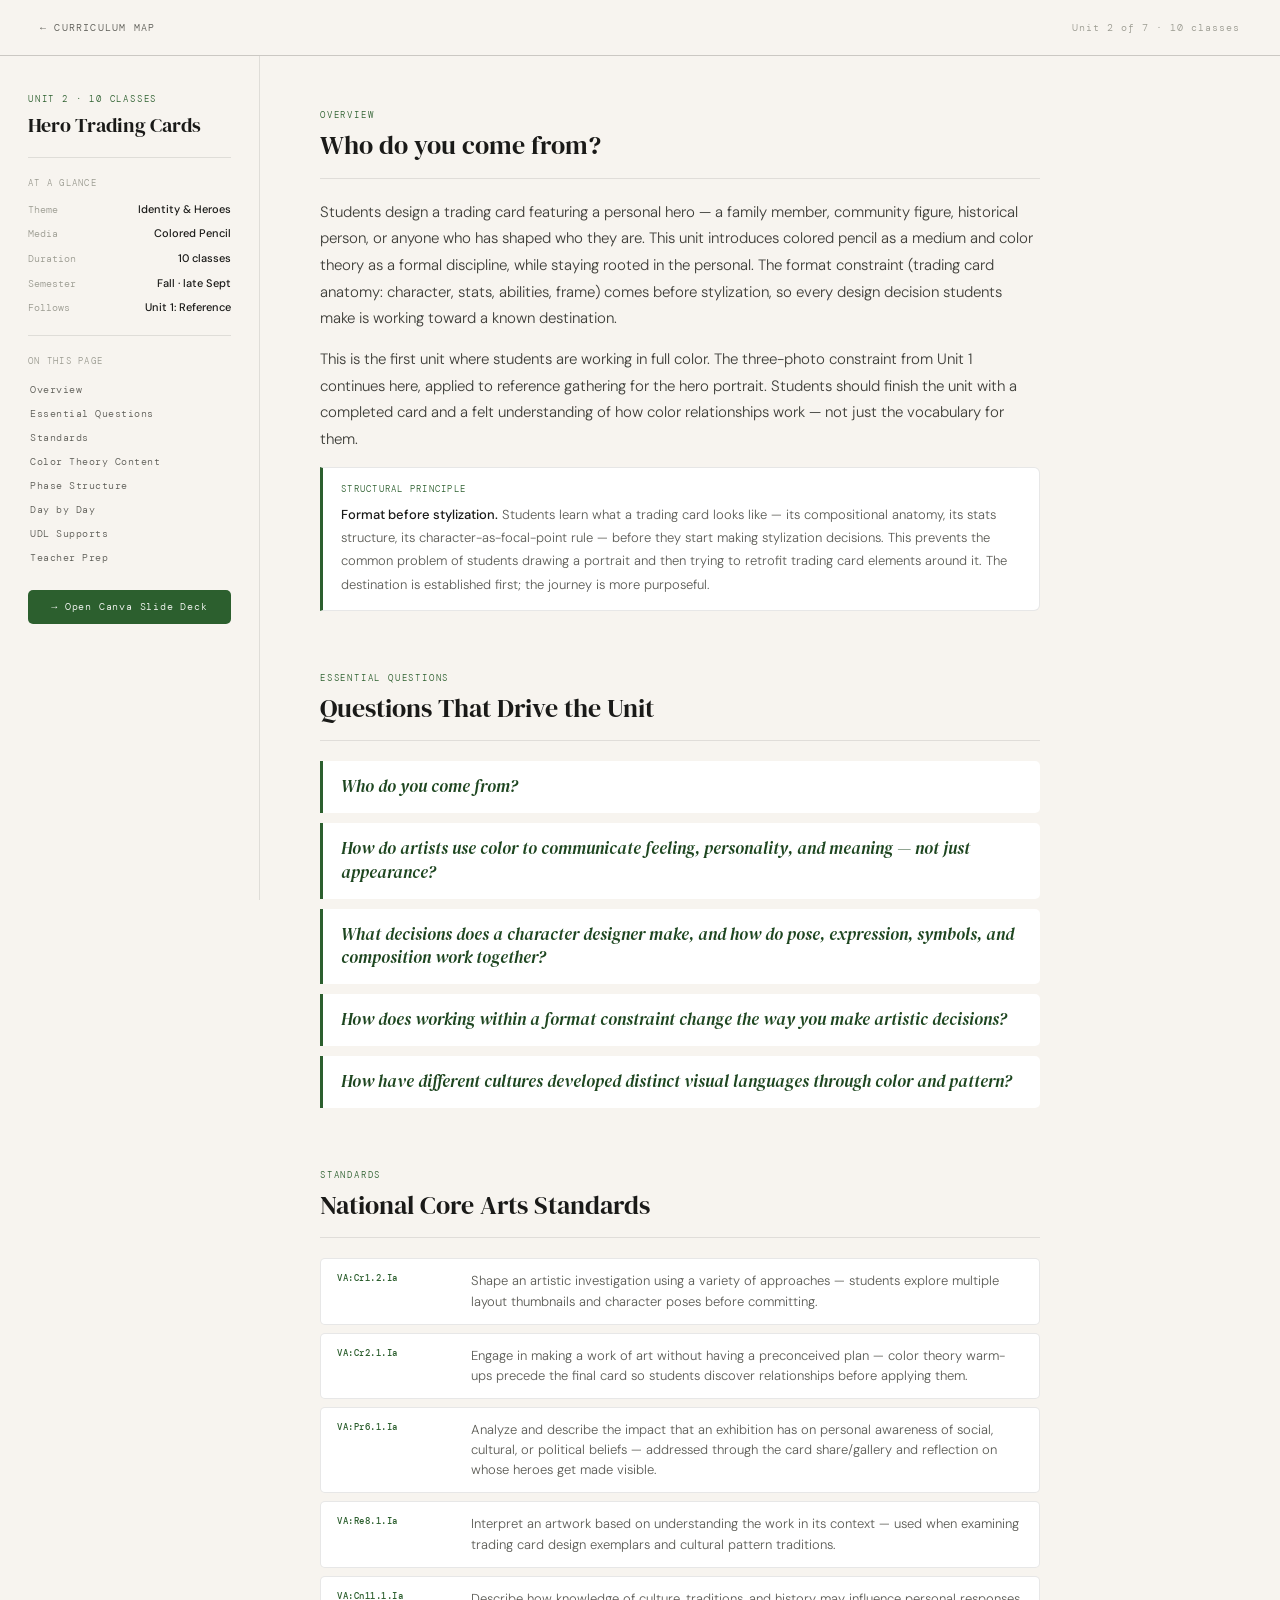
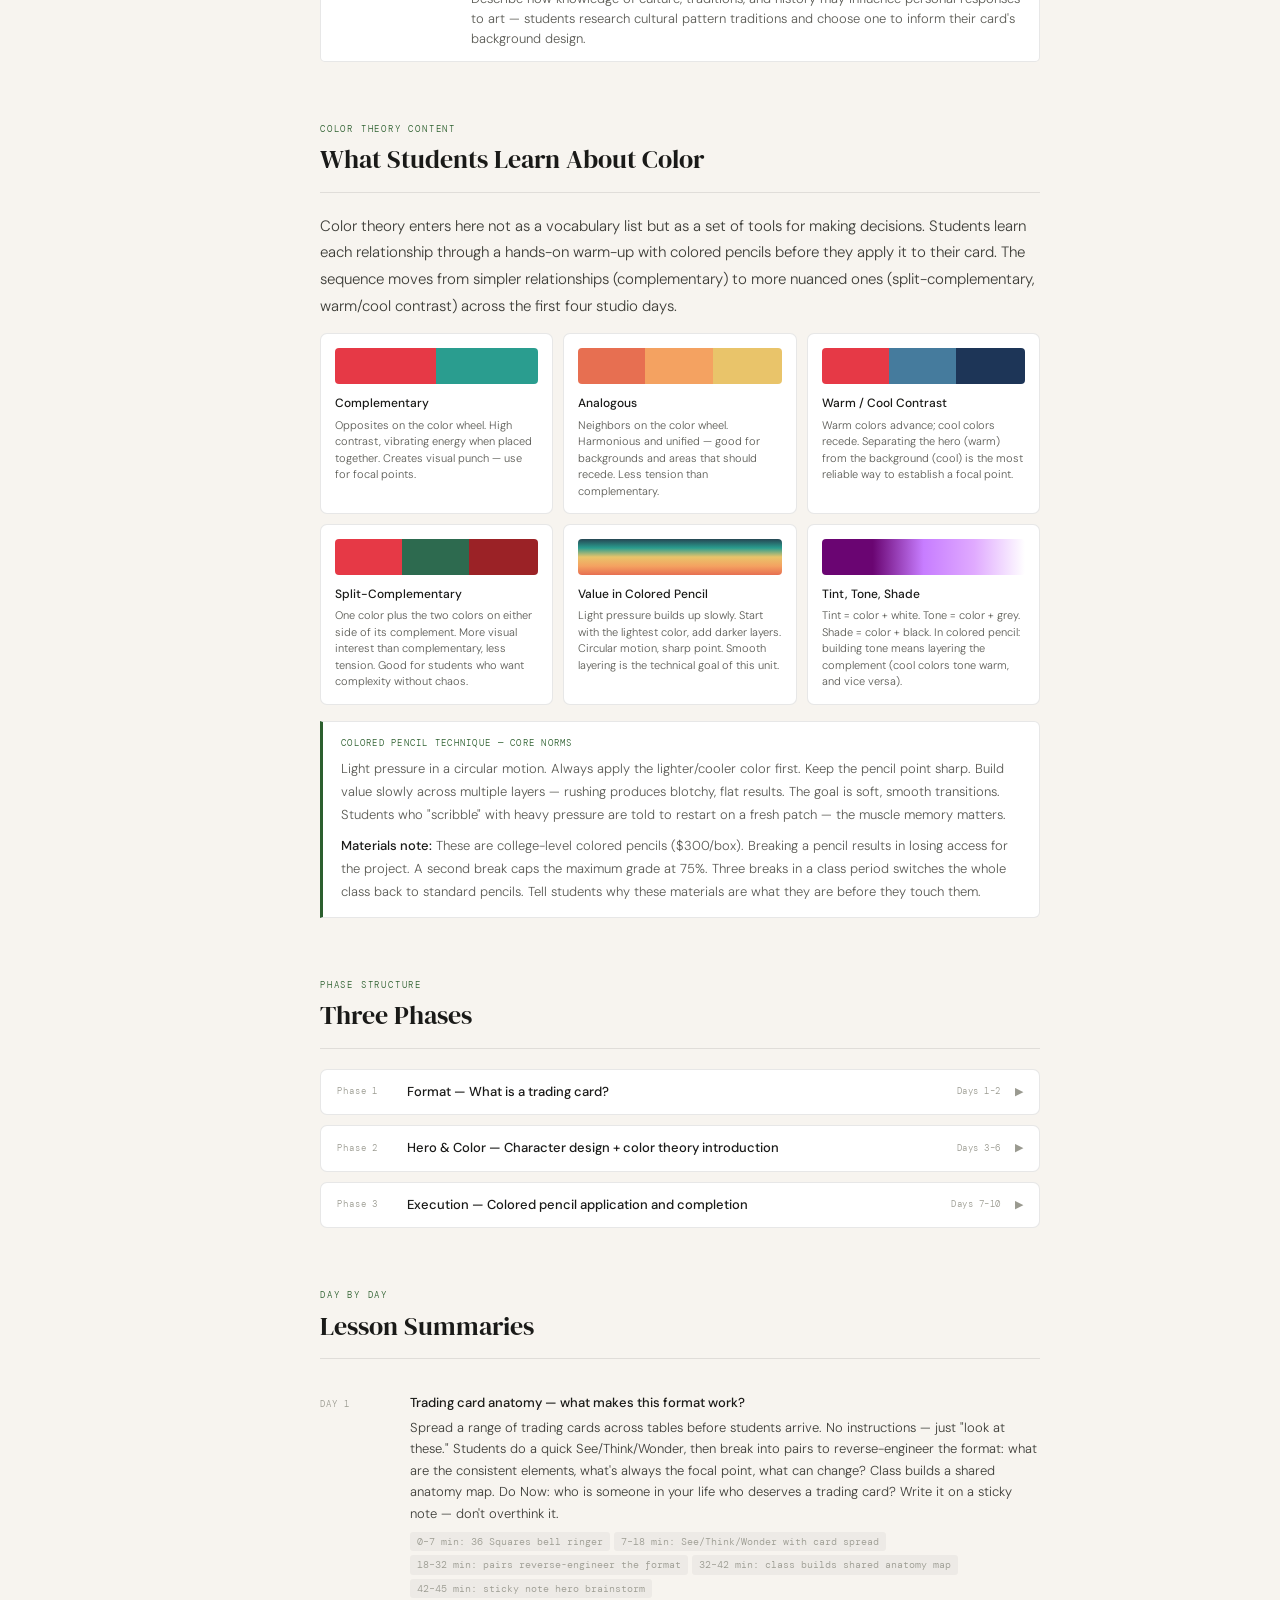
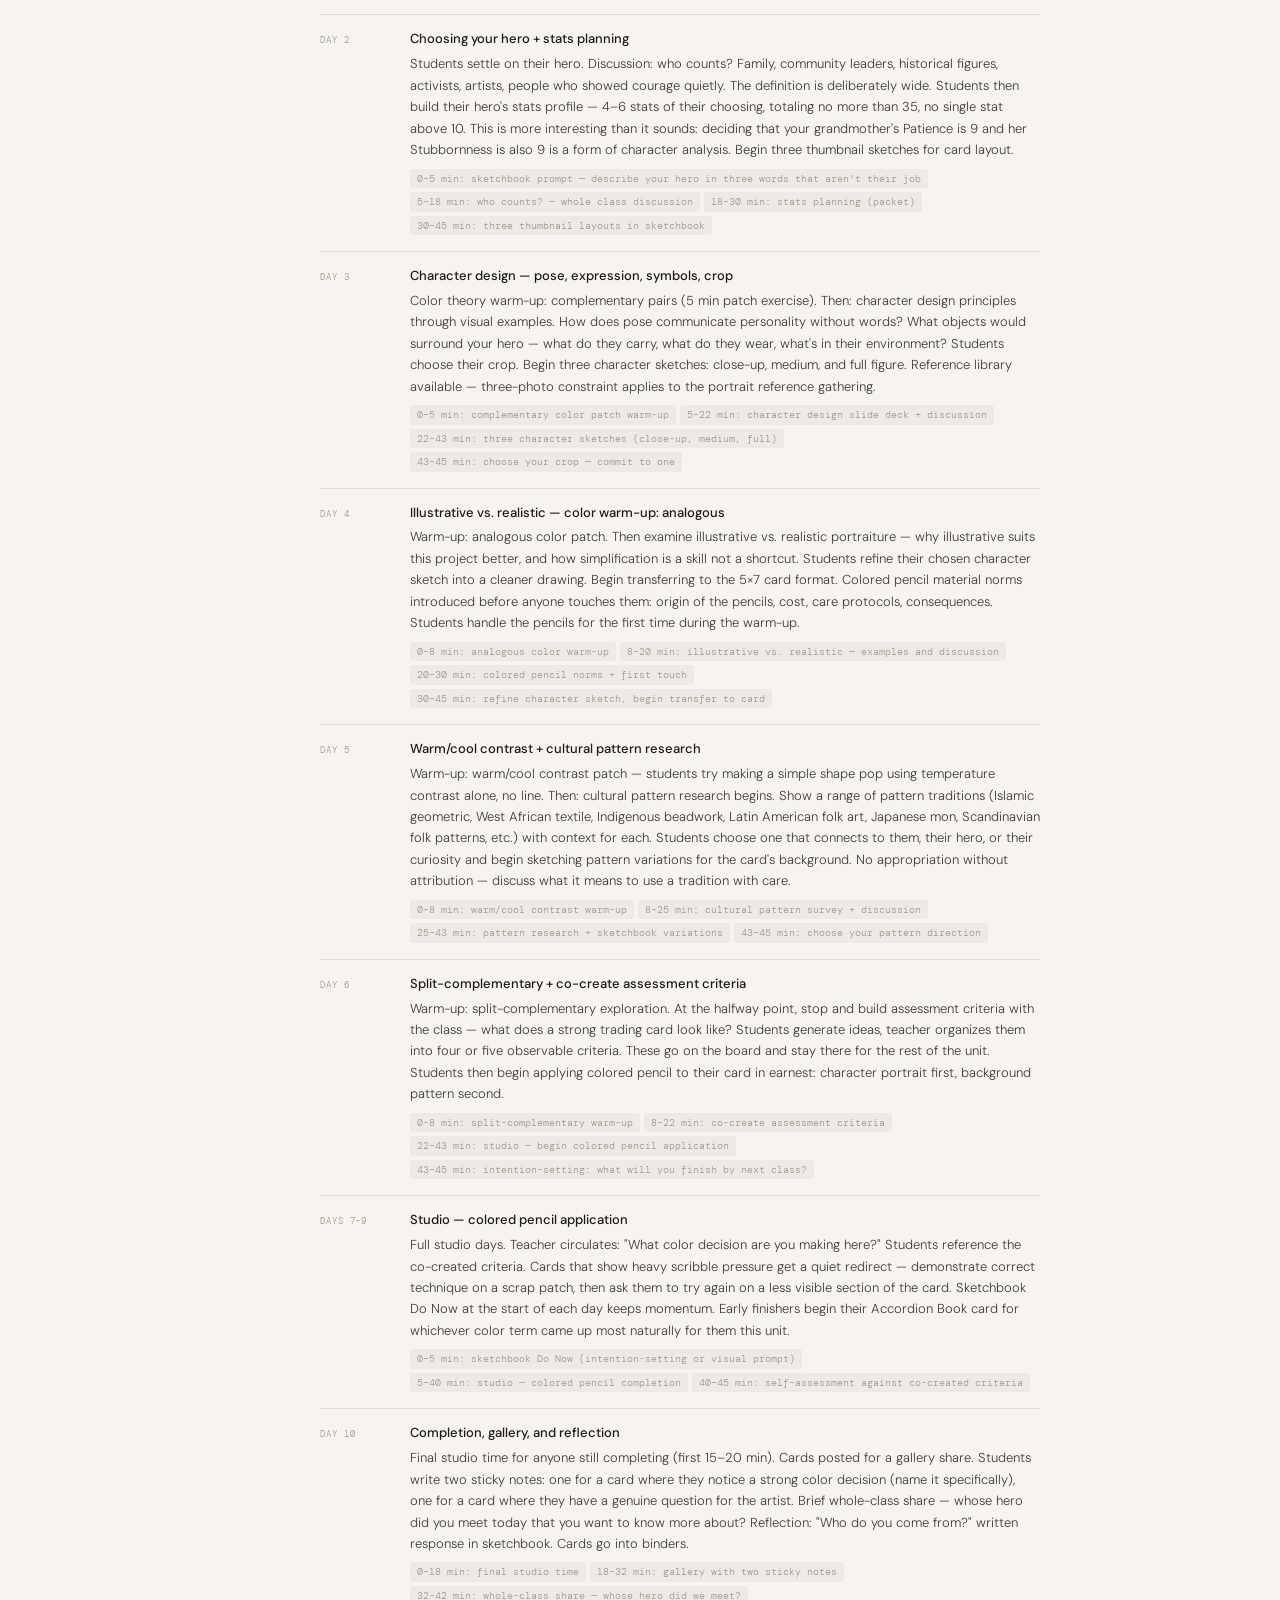
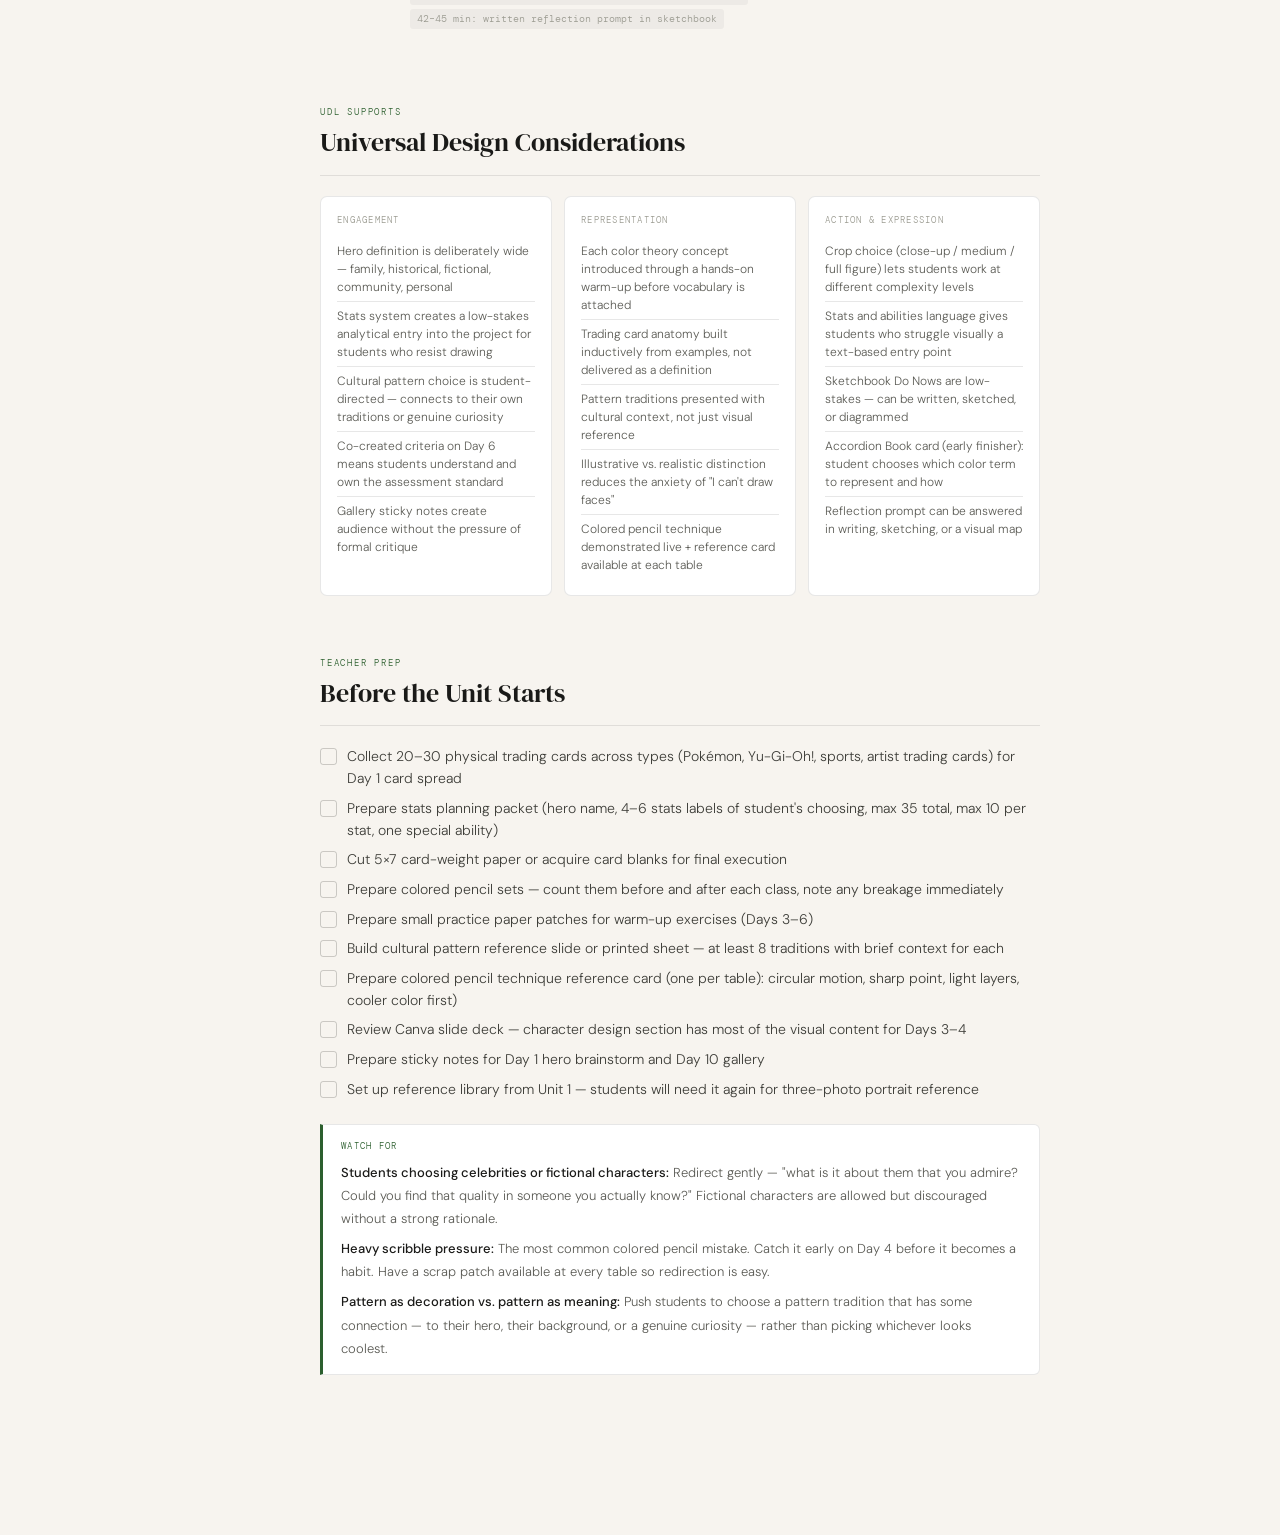
<file: units/unit2-hero-trading-cards.html>
<!DOCTYPE html>
<html lang="en">
<head>
<meta charset="UTF-8">
<meta name="viewport" content="width=device-width, initial-scale=1.0">
<title>Unit 2: Hero Trading Cards — ETHS Foundations Art</title>
<link rel="stylesheet" href="../style.css">
</head>
<body>

<nav>
  <a class="nav-back" href="../index.html">← Curriculum Map</a>
  <span class="nav-unit-label">Unit 2 of 7 · 10 classes</span>
</nav>

<div class="page-wrap">
  <aside>
    <div class="unit-num">Unit 2 · 10 classes</div>
    <div class="unit-title-side">Hero Trading Cards</div>
    <hr class="side-divider">
    <div class="side-section-label">At a Glance</div>
    <div class="meta-row"><span class="meta-label">Theme</span><span class="meta-value">Identity & Heroes</span></div>
    <div class="meta-row"><span class="meta-label">Media</span><span class="meta-value">Colored Pencil</span></div>
    <div class="meta-row"><span class="meta-label">Duration</span><span class="meta-value">10 classes</span></div>
    <div class="meta-row"><span class="meta-label">Semester</span><span class="meta-value">Fall · late Sept</span></div>
    <div class="meta-row"><span class="meta-label">Follows</span><span class="meta-value">Unit 1: Reference</span></div>
    <hr class="side-divider">
    <div class="side-section-label">On This Page</div>
    <div class="side-nav">
      <a href="#overview">Overview</a>
      <a href="#questions">Essential Questions</a>
      <a href="#standards">Standards</a>
      <a href="#color-theory">Color Theory Content</a>
      <a href="#phases">Phase Structure</a>
      <a href="#days">Day by Day</a>
      <a href="#udl">UDL Supports</a>
      <a href="#prep">Teacher Prep</a>
    </div>
    <a class="canva-link" href="https://www.canva.com/design/DAGodaQISgc/view" target="_blank">→ Open Canva Slide Deck</a>
  </aside>

  <article>

    <div class="content-section" id="overview">
      <div class="section-eyebrow">Overview</div>
      <div class="section-title">Who do you come from?</div>
      <p>Students design a trading card featuring a personal hero — a family member, community figure, historical person, or anyone who has shaped who they are. This unit introduces colored pencil as a medium and color theory as a formal discipline, while staying rooted in the personal. The format constraint (trading card anatomy: character, stats, abilities, frame) comes before stylization, so every design decision students make is working toward a known destination.</p>
      <p>This is the first unit where students are working in full color. The three-photo constraint from Unit 1 continues here, applied to reference gathering for the hero portrait. Students should finish the unit with a completed card and a felt understanding of how color relationships work — not just the vocabulary for them.</p>
      <div class="note-box">
        <div class="note-box-label">Structural Principle</div>
        <p><strong>Format before stylization.</strong> Students learn what a trading card looks like — its compositional anatomy, its stats structure, its character-as-focal-point rule — before they start making stylization decisions. This prevents the common problem of students drawing a portrait and then trying to retrofit trading card elements around it. The destination is established first; the journey is more purposeful.</p>
      </div>
    </div>

    <div class="content-section" id="questions">
      <div class="section-eyebrow">Essential Questions</div>
      <div class="section-title">Questions That Drive the Unit</div>
      <div class="eq-list">
        <div class="eq-item">Who do you come from?</div>
        <div class="eq-item">How do artists use color to communicate feeling, personality, and meaning — not just appearance?</div>
        <div class="eq-item">What decisions does a character designer make, and how do pose, expression, symbols, and composition work together?</div>
        <div class="eq-item">How does working within a format constraint change the way you make artistic decisions?</div>
        <div class="eq-item">How have different cultures developed distinct visual languages through color and pattern?</div>
      </div>
    </div>

    <div class="content-section" id="standards">
      <div class="section-eyebrow">Standards</div>
      <div class="section-title">National Core Arts Standards</div>
      <div class="standards-list">
        <div class="standard-item">
          <div class="std-code">VA:Cr1.2.Ia</div>
          <div class="std-text">Shape an artistic investigation using a variety of approaches — students explore multiple layout thumbnails and character poses before committing.</div>
        </div>
        <div class="standard-item">
          <div class="std-code">VA:Cr2.1.Ia</div>
          <div class="std-text">Engage in making a work of art without having a preconceived plan — color theory warm-ups precede the final card so students discover relationships before applying them.</div>
        </div>
        <div class="standard-item">
          <div class="std-code">VA:Pr6.1.Ia</div>
          <div class="std-text">Analyze and describe the impact that an exhibition has on personal awareness of social, cultural, or political beliefs — addressed through the card share/gallery and reflection on whose heroes get made visible.</div>
        </div>
        <div class="standard-item">
          <div class="std-code">VA:Re8.1.Ia</div>
          <div class="std-text">Interpret an artwork based on understanding the work in its context — used when examining trading card design exemplars and cultural pattern traditions.</div>
        </div>
        <div class="standard-item">
          <div class="std-code">VA:Cn11.1.Ia</div>
          <div class="std-text">Describe how knowledge of culture, traditions, and history may influence personal responses to art — students research cultural pattern traditions and choose one to inform their card's background design.</div>
        </div>
      </div>
    </div>

    <div class="content-section" id="color-theory">
      <div class="section-eyebrow">Color Theory Content</div>
      <div class="section-title">What Students Learn About Color</div>
      <p>Color theory enters here not as a vocabulary list but as a set of tools for making decisions. Students learn each relationship through a hands-on warm-up with colored pencils before they apply it to their card. The sequence moves from simpler relationships (complementary) to more nuanced ones (split-complementary, warm/cool contrast) across the first four studio days.</p>
      <div class="color-theory-grid">
        <div class="color-card">
          <div class="color-card-swatch" style="background: linear-gradient(90deg, #e63946 50%, #2a9d8f 50%);"></div>
          <div class="color-card-name">Complementary</div>
          <div class="color-card-desc">Opposites on the color wheel. High contrast, vibrating energy when placed together. Creates visual punch — use for focal points.</div>
        </div>
        <div class="color-card">
          <div class="color-card-swatch" style="background: linear-gradient(90deg, #e76f51 33%, #f4a261 33%, #f4a261 66%, #e9c46a 66%);"></div>
          <div class="color-card-name">Analogous</div>
          <div class="color-card-desc">Neighbors on the color wheel. Harmonious and unified — good for backgrounds and areas that should recede. Less tension than complementary.</div>
        </div>
        <div class="color-card">
          <div class="color-card-swatch" style="background: linear-gradient(90deg, #e63946 33%, #457b9d 33%, #457b9d 66%, #1d3557 66%);"></div>
          <div class="color-card-name">Warm / Cool Contrast</div>
          <div class="color-card-desc">Warm colors advance; cool colors recede. Separating the hero (warm) from the background (cool) is the most reliable way to establish a focal point.</div>
        </div>
        <div class="color-card">
          <div class="color-card-swatch" style="background: linear-gradient(90deg, #e63946 33%, #2d6a4f 33%, #2d6a4f 66%, #9b2226 66%);"></div>
          <div class="color-card-name">Split-Complementary</div>
          <div class="color-card-desc">One color plus the two colors on either side of its complement. More visual interest than complementary, less tension. Good for students who want complexity without chaos.</div>
        </div>
        <div class="color-card">
          <div class="color-card-swatch" style="background: linear-gradient(180deg, #264653, #2a9d8f, #e9c46a, #f4a261, #e76f51);"></div>
          <div class="color-card-name">Value in Colored Pencil</div>
          <div class="color-card-desc">Light pressure builds up slowly. Start with the lightest color, add darker layers. Circular motion, sharp point. Smooth layering is the technical goal of this unit.</div>
        </div>
        <div class="color-card">
          <div class="color-card-swatch" style="background: linear-gradient(90deg, #6a0572 25%, #c77dff 50%, #e0aaff 75%, #fff 100%);"></div>
          <div class="color-card-name">Tint, Tone, Shade</div>
          <div class="color-card-desc">Tint = color + white. Tone = color + grey. Shade = color + black. In colored pencil: building tone means layering the complement (cool colors tone warm, and vice versa).</div>
        </div>
      </div>
      <div class="note-box" style="margin-top: 16px;">
        <div class="note-box-label">Colored Pencil Technique — Core Norms</div>
        <p>Light pressure in a circular motion. Always apply the lighter/cooler color first. Keep the pencil point sharp. Build value slowly across multiple layers — rushing produces blotchy, flat results. The goal is soft, smooth transitions. Students who "scribble" with heavy pressure are told to restart on a fresh patch — the muscle memory matters.</p>
        <p><strong>Materials note:</strong> These are college-level colored pencils ($300/box). Breaking a pencil results in losing access for the project. A second break caps the maximum grade at 75%. Three breaks in a class period switches the whole class back to standard pencils. Tell students why these materials are what they are before they touch them.</p>
      </div>
    </div>

    <div class="content-section" id="phases">
      <div class="section-eyebrow">Phase Structure</div>
      <div class="section-title">Three Phases</div>
      <div class="phases">

        <div class="phase">
          <div class="phase-header" onclick="togglePhase(this)">
            <span class="phase-num">Phase 1</span>
            <span class="phase-name">Format — What is a trading card?</span>
            <span class="phase-classes">Days 1–2</span>
            <span class="phase-toggle">▶</span>
          </div>
          <div class="phase-body">
            <p>Students analyze existing trading cards (Pokémon, Yu-Gi-Oh!, sports cards, artist trading cards) before they touch their own paper. The goal is to reverse-engineer the format: what are the consistent elements, how is emphasis established, what makes the character the focal point even when surrounded by stats and frames?</p>
            <p>Students then choose their hero and begin planning their card stats. Stats must total 35 or less, with no single stat above 10. This constraint is not arbitrary — it forces students to think about who their hero actually is rather than maxing everything out. What are they strong in? Where are they more human?</p>
          </div>
        </div>

        <div class="phase">
          <div class="phase-header" onclick="togglePhase(this)">
            <span class="phase-num">Phase 2</span>
            <span class="phase-name">Hero & Color — Character design + color theory introduction</span>
            <span class="phase-classes">Days 3–6</span>
            <span class="phase-toggle">▶</span>
          </div>
          <div class="phase-body">
            <p>Character design principles introduced through visual examples: pose, expression, symbolic objects, and composition. Students learn how pose communicates personality without words — and choose the crop (close-up, medium shot, or full figure) that best suits their hero. Illustrative style vs. realistic style is examined; students are explicitly encouraged toward illustrative since it suits colored pencil better and removes the pressure of photographic accuracy.</p>
            <p>Color theory warm-ups happen at the start of Days 3–6 — short, focused, one relationship per day. Students make a small patch of color using the day's concept before transitioning to their card sketch. Cultural pattern research begins on Day 5: students identify a pattern tradition that connects to them or to their hero and begin integrating it into the card's background design.</p>
          </div>
        </div>

        <div class="phase">
          <div class="phase-header" onclick="togglePhase(this)">
            <span class="phase-num">Phase 3</span>
            <span class="phase-name">Execution — Colored pencil application and completion</span>
            <span class="phase-classes">Days 7–10</span>
            <span class="phase-toggle">▶</span>
          </div>
          <div class="phase-body">
            <p>Full studio days. Students apply colored pencil to their final card using the layering techniques from the warm-ups. Teacher circulates with the same question from Unit 1: "What decision are you making here, and why?" Assessment criteria were built with students at the end of Day 6 — students reference the co-created list during studio time.</p>
            <p>Day 10 is completion and a brief gallery share. Students leave two responses on sticky notes: one for a card where they notice a strong color decision, one for a card where they want to ask the artist something. Cards go into binders. The essential question — "Who do you come from?" — is the subject of a short written reflection.</p>
          </div>
        </div>

      </div>
    </div>

    <div class="content-section" id="days">
      <div class="section-eyebrow">Day by Day</div>
      <div class="section-title">Lesson Summaries</div>
      <div class="days">

        <div class="day-row">
          <div class="day-label">Day 1</div>
          <div class="day-content">
            <div class="day-title">Trading card anatomy — what makes this format work?</div>
            <div class="day-desc">Spread a range of trading cards across tables before students arrive. No instructions — just "look at these." Students do a quick See/Think/Wonder, then break into pairs to reverse-engineer the format: what are the consistent elements, what's always the focal point, what can change? Class builds a shared anatomy map. Do Now: who is someone in your life who deserves a trading card? Write it on a sticky note — don't overthink it.</div>
            <div class="day-timing">
              <span>0–7 min: 36 Squares bell ringer</span>
              <span>7–18 min: See/Think/Wonder with card spread</span>
              <span>18–32 min: pairs reverse-engineer the format</span>
              <span>32–42 min: class builds shared anatomy map</span>
              <span>42–45 min: sticky note hero brainstorm</span>
            </div>
          </div>
        </div>

        <div class="day-row">
          <div class="day-label">Day 2</div>
          <div class="day-content">
            <div class="day-title">Choosing your hero + stats planning</div>
            <div class="day-desc">Students settle on their hero. Discussion: who counts? Family, community leaders, historical figures, activists, artists, people who showed courage quietly. The definition is deliberately wide. Students then build their hero's stats profile — 4–6 stats of their choosing, totaling no more than 35, no single stat above 10. This is more interesting than it sounds: deciding that your grandmother's Patience is 9 and her Stubbornness is also 9 is a form of character analysis. Begin three thumbnail sketches for card layout.</div>
            <div class="day-timing">
              <span>0–5 min: sketchbook prompt — describe your hero in three words that aren't their job</span>
              <span>5–18 min: who counts? — whole class discussion</span>
              <span>18–30 min: stats planning (packet)</span>
              <span>30–45 min: three thumbnail layouts in sketchbook</span>
            </div>
          </div>
        </div>

        <div class="day-row">
          <div class="day-label">Day 3</div>
          <div class="day-content">
            <div class="day-title">Character design — pose, expression, symbols, crop</div>
            <div class="day-desc">Color theory warm-up: complementary pairs (5 min patch exercise). Then: character design principles through visual examples. How does pose communicate personality without words? What objects would surround your hero — what do they carry, what do they wear, what's in their environment? Students choose their crop. Begin three character sketches: close-up, medium, and full figure. Reference library available — three-photo constraint applies to the portrait reference gathering.</div>
            <div class="day-timing">
              <span>0–5 min: complementary color patch warm-up</span>
              <span>5–22 min: character design slide deck + discussion</span>
              <span>22–43 min: three character sketches (close-up, medium, full)</span>
              <span>43–45 min: choose your crop — commit to one</span>
            </div>
          </div>
        </div>

        <div class="day-row">
          <div class="day-label">Day 4</div>
          <div class="day-content">
            <div class="day-title">Illustrative vs. realistic — color warm-up: analogous</div>
            <div class="day-desc">Warm-up: analogous color patch. Then examine illustrative vs. realistic portraiture — why illustrative suits this project better, and how simplification is a skill not a shortcut. Students refine their chosen character sketch into a cleaner drawing. Begin transferring to the 5×7 card format. Colored pencil material norms introduced before anyone touches them: origin of the pencils, cost, care protocols, consequences. Students handle the pencils for the first time during the warm-up.</div>
            <div class="day-timing">
              <span>0–8 min: analogous color warm-up</span>
              <span>8–20 min: illustrative vs. realistic — examples and discussion</span>
              <span>20–30 min: colored pencil norms + first touch</span>
              <span>30–45 min: refine character sketch, begin transfer to card</span>
            </div>
          </div>
        </div>

        <div class="day-row">
          <div class="day-label">Day 5</div>
          <div class="day-content">
            <div class="day-title">Warm/cool contrast + cultural pattern research</div>
            <div class="day-desc">Warm-up: warm/cool contrast patch — students try making a simple shape pop using temperature contrast alone, no line. Then: cultural pattern research begins. Show a range of pattern traditions (Islamic geometric, West African textile, Indigenous beadwork, Latin American folk art, Japanese mon, Scandinavian folk patterns, etc.) with context for each. Students choose one that connects to them, their hero, or their curiosity and begin sketching pattern variations for the card's background. No appropriation without attribution — discuss what it means to use a tradition with care.</div>
            <div class="day-timing">
              <span>0–8 min: warm/cool contrast warm-up</span>
              <span>8–25 min: cultural pattern survey + discussion</span>
              <span>25–43 min: pattern research + sketchbook variations</span>
              <span>43–45 min: choose your pattern direction</span>
            </div>
          </div>
        </div>

        <div class="day-row">
          <div class="day-label">Day 6</div>
          <div class="day-content">
            <div class="day-title">Split-complementary + co-create assessment criteria</div>
            <div class="day-desc">Warm-up: split-complementary exploration. At the halfway point, stop and build assessment criteria with the class — what does a strong trading card look like? Students generate ideas, teacher organizes them into four or five observable criteria. These go on the board and stay there for the rest of the unit. Students then begin applying colored pencil to their card in earnest: character portrait first, background pattern second.</div>
            <div class="day-timing">
              <span>0–8 min: split-complementary warm-up</span>
              <span>8–22 min: co-create assessment criteria</span>
              <span>22–43 min: studio — begin colored pencil application</span>
              <span>43–45 min: intention-setting: what will you finish by next class?</span>
            </div>
          </div>
        </div>

        <div class="day-row">
          <div class="day-label">Days 7–9</div>
          <div class="day-content">
            <div class="day-title">Studio — colored pencil application</div>
            <div class="day-desc">Full studio days. Teacher circulates: "What color decision are you making here?" Students reference the co-created criteria. Cards that show heavy scribble pressure get a quiet redirect — demonstrate correct technique on a scrap patch, then ask them to try again on a less visible section of the card. Sketchbook Do Now at the start of each day keeps momentum. Early finishers begin their Accordion Book card for whichever color term came up most naturally for them this unit.</div>
            <div class="day-timing">
              <span>0–5 min: sketchbook Do Now (intention-setting or visual prompt)</span>
              <span>5–40 min: studio — colored pencil completion</span>
              <span>40–45 min: self-assessment against co-created criteria</span>
            </div>
          </div>
        </div>

        <div class="day-row">
          <div class="day-label">Day 10</div>
          <div class="day-content">
            <div class="day-title">Completion, gallery, and reflection</div>
            <div class="day-desc">Final studio time for anyone still completing (first 15–20 min). Cards posted for a gallery share. Students write two sticky notes: one for a card where they notice a strong color decision (name it specifically), one for a card where they have a genuine question for the artist. Brief whole-class share — whose hero did you meet today that you want to know more about? Reflection: "Who do you come from?" written response in sketchbook. Cards go into binders.</div>
            <div class="day-timing">
              <span>0–18 min: final studio time</span>
              <span>18–32 min: gallery with two sticky notes</span>
              <span>32–42 min: whole-class share — whose hero did we meet?</span>
              <span>42–45 min: written reflection prompt in sketchbook</span>
            </div>
          </div>
        </div>

      </div>
    </div>

    <div class="content-section" id="udl">
      <div class="section-eyebrow">UDL Supports</div>
      <div class="section-title">Universal Design Considerations</div>
      <div class="udl-grid">
        <div class="udl-card">
          <div class="udl-card-label">Engagement</div>
          <div class="udl-item">Hero definition is deliberately wide — family, historical, fictional, community, personal</div>
          <div class="udl-item">Stats system creates a low-stakes analytical entry into the project for students who resist drawing</div>
          <div class="udl-item">Cultural pattern choice is student-directed — connects to their own traditions or genuine curiosity</div>
          <div class="udl-item">Co-created criteria on Day 6 means students understand and own the assessment standard</div>
          <div class="udl-item">Gallery sticky notes create audience without the pressure of formal critique</div>
        </div>
        <div class="udl-card">
          <div class="udl-card-label">Representation</div>
          <div class="udl-item">Each color theory concept introduced through a hands-on warm-up before vocabulary is attached</div>
          <div class="udl-item">Trading card anatomy built inductively from examples, not delivered as a definition</div>
          <div class="udl-item">Pattern traditions presented with cultural context, not just visual reference</div>
          <div class="udl-item">Illustrative vs. realistic distinction reduces the anxiety of "I can't draw faces"</div>
          <div class="udl-item">Colored pencil technique demonstrated live + reference card available at each table</div>
        </div>
        <div class="udl-card">
          <div class="udl-card-label">Action & Expression</div>
          <div class="udl-item">Crop choice (close-up / medium / full figure) lets students work at different complexity levels</div>
          <div class="udl-item">Stats and abilities language gives students who struggle visually a text-based entry point</div>
          <div class="udl-item">Sketchbook Do Nows are low-stakes — can be written, sketched, or diagrammed</div>
          <div class="udl-item">Accordion Book card (early finisher): student chooses which color term to represent and how</div>
          <div class="udl-item">Reflection prompt can be answered in writing, sketching, or a visual map</div>
        </div>
      </div>
    </div>

    <div class="content-section" id="prep">
      <div class="section-eyebrow">Teacher Prep</div>
      <div class="section-title">Before the Unit Starts</div>
      <div class="checklist" id="prepList">
        <div class="check-item"><div class="check-box" onclick="toggleCheck(this)"></div><span>Collect 20–30 physical trading cards across types (Pokémon, Yu-Gi-Oh!, sports, artist trading cards) for Day 1 card spread</span></div>
        <div class="check-item"><div class="check-box" onclick="toggleCheck(this)"></div><span>Prepare stats planning packet (hero name, 4–6 stats labels of student's choosing, max 35 total, max 10 per stat, one special ability)</span></div>
        <div class="check-item"><div class="check-box" onclick="toggleCheck(this)"></div><span>Cut 5×7 card-weight paper or acquire card blanks for final execution</span></div>
        <div class="check-item"><div class="check-box" onclick="toggleCheck(this)"></div><span>Prepare colored pencil sets — count them before and after each class, note any breakage immediately</span></div>
        <div class="check-item"><div class="check-box" onclick="toggleCheck(this)"></div><span>Prepare small practice paper patches for warm-up exercises (Days 3–6)</span></div>
        <div class="check-item"><div class="check-box" onclick="toggleCheck(this)"></div><span>Build cultural pattern reference slide or printed sheet — at least 8 traditions with brief context for each</span></div>
        <div class="check-item"><div class="check-box" onclick="toggleCheck(this)"></div><span>Prepare colored pencil technique reference card (one per table): circular motion, sharp point, light layers, cooler color first)</span></div>
        <div class="check-item"><div class="check-box" onclick="toggleCheck(this)"></div><span>Review Canva slide deck — character design section has most of the visual content for Days 3–4</span></div>
        <div class="check-item"><div class="check-box" onclick="toggleCheck(this)"></div><span>Prepare sticky notes for Day 1 hero brainstorm and Day 10 gallery</span></div>
        <div class="check-item"><div class="check-box" onclick="toggleCheck(this)"></div><span>Set up reference library from Unit 1 — students will need it again for three-photo portrait reference</span></div>
      </div>

      <div class="note-box" style="margin-top: 24px;">
        <div class="note-box-label">Watch For</div>
        <p><strong>Students choosing celebrities or fictional characters:</strong> Redirect gently — "what is it about them that you admire? Could you find that quality in someone you actually know?" Fictional characters are allowed but discouraged without a strong rationale.</p>
        <p><strong>Heavy scribble pressure:</strong> The most common colored pencil mistake. Catch it early on Day 4 before it becomes a habit. Have a scrap patch available at every table so redirection is easy.</p>
        <p><strong>Pattern as decoration vs. pattern as meaning:</strong> Push students to choose a pattern tradition that has some connection — to their hero, their background, or a genuine curiosity — rather than picking whichever looks coolest.</p>
      </div>
    </div>

  </article>
</div>

<script>
function togglePhase(header) {
  const body = header.nextElementSibling;
  const toggle = header.querySelector('.phase-toggle');
  const isOpen = body.classList.contains('open');
  body.classList.toggle('open');
  toggle.classList.toggle('open');
  header.classList.toggle('is-open', !isOpen);
}
function toggleCheck(box) {
  box.classList.toggle('checked');
  box.textContent = box.classList.contains('checked') ? '✓' : '';
}
</script>
</body>
</html>
</file>
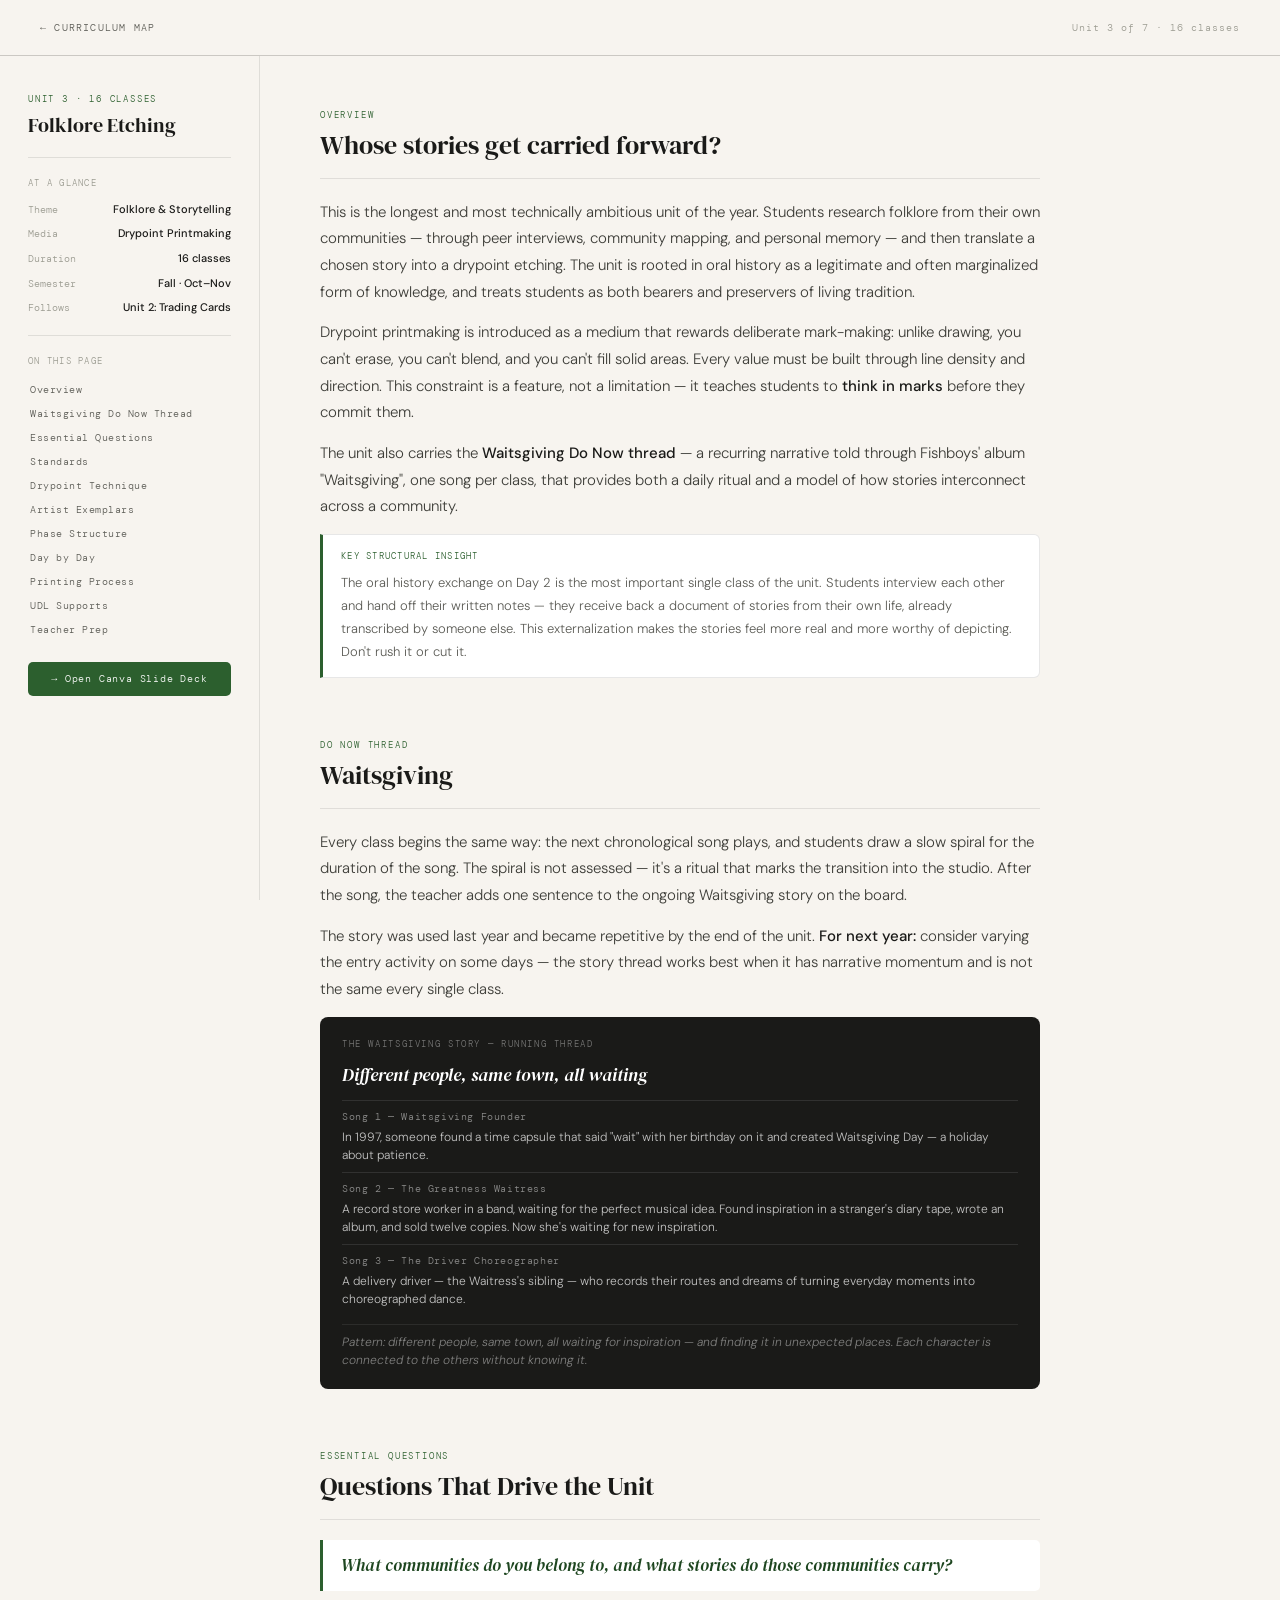
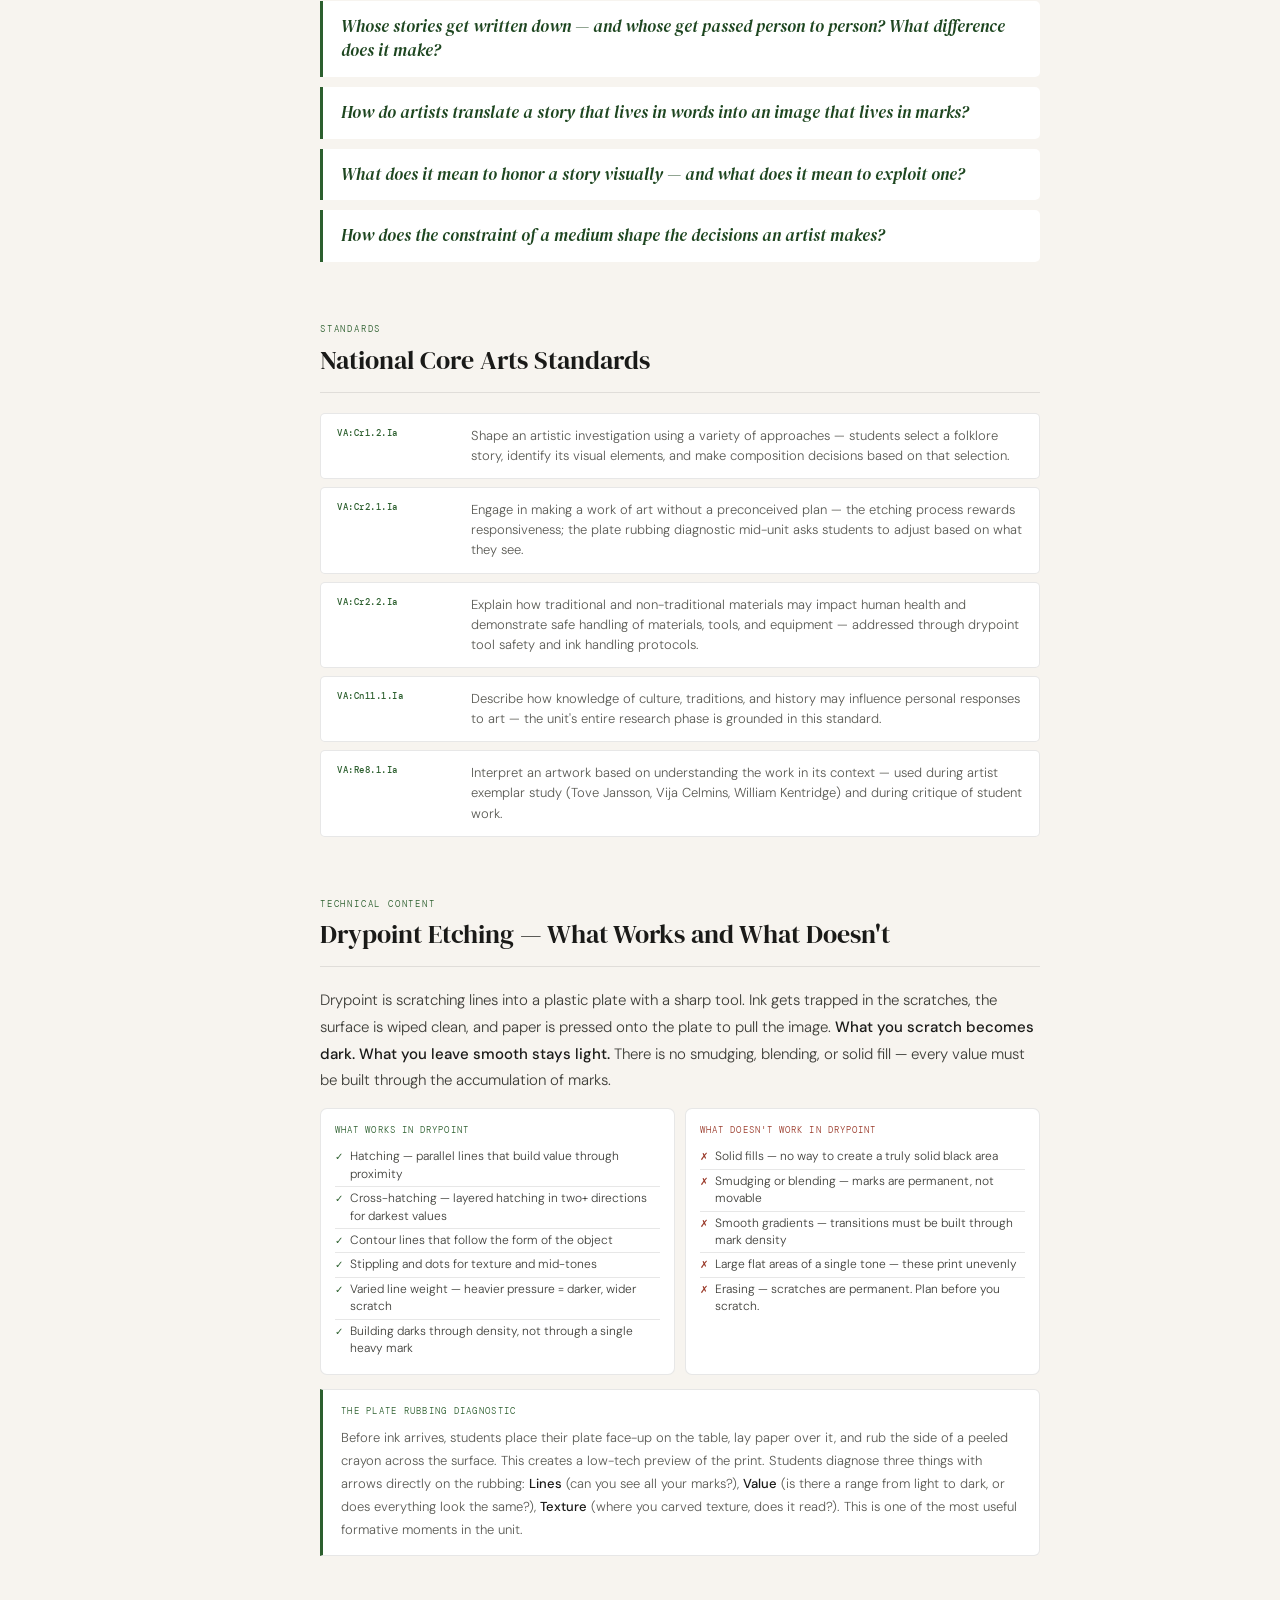
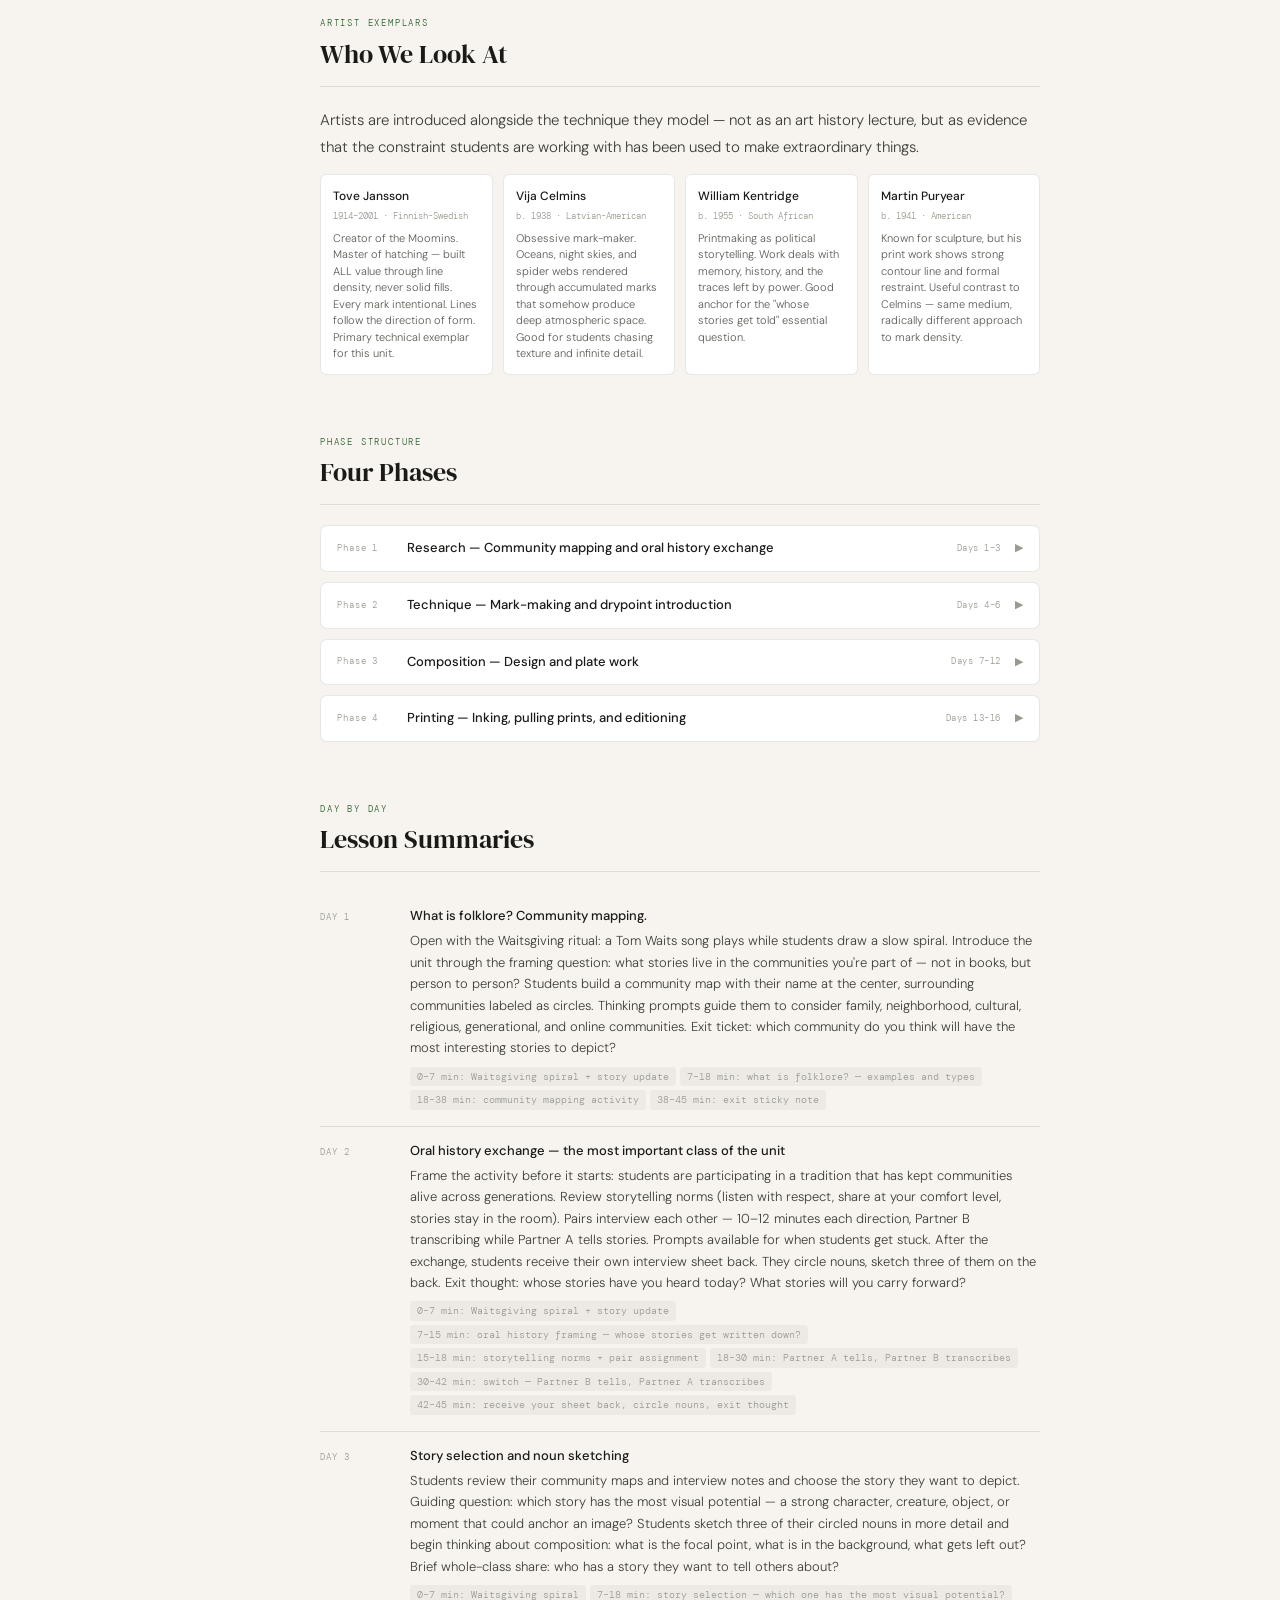
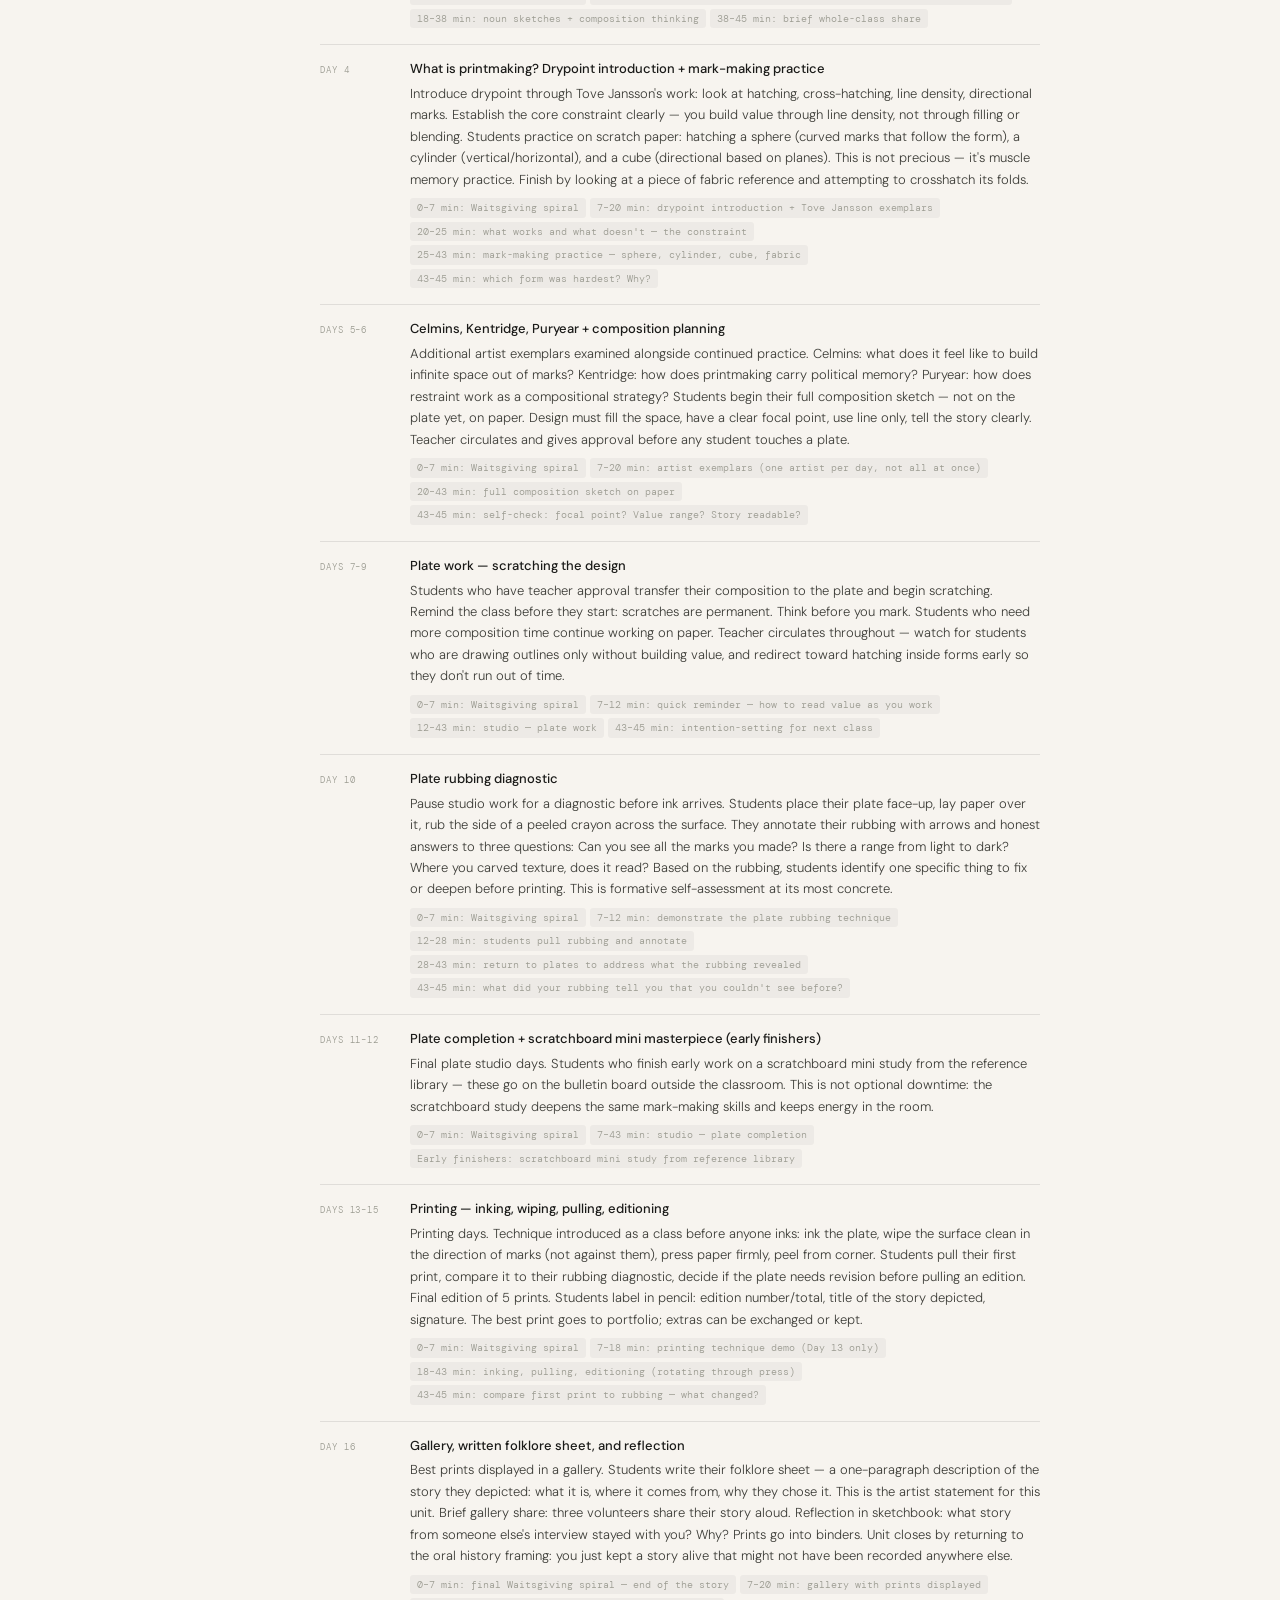
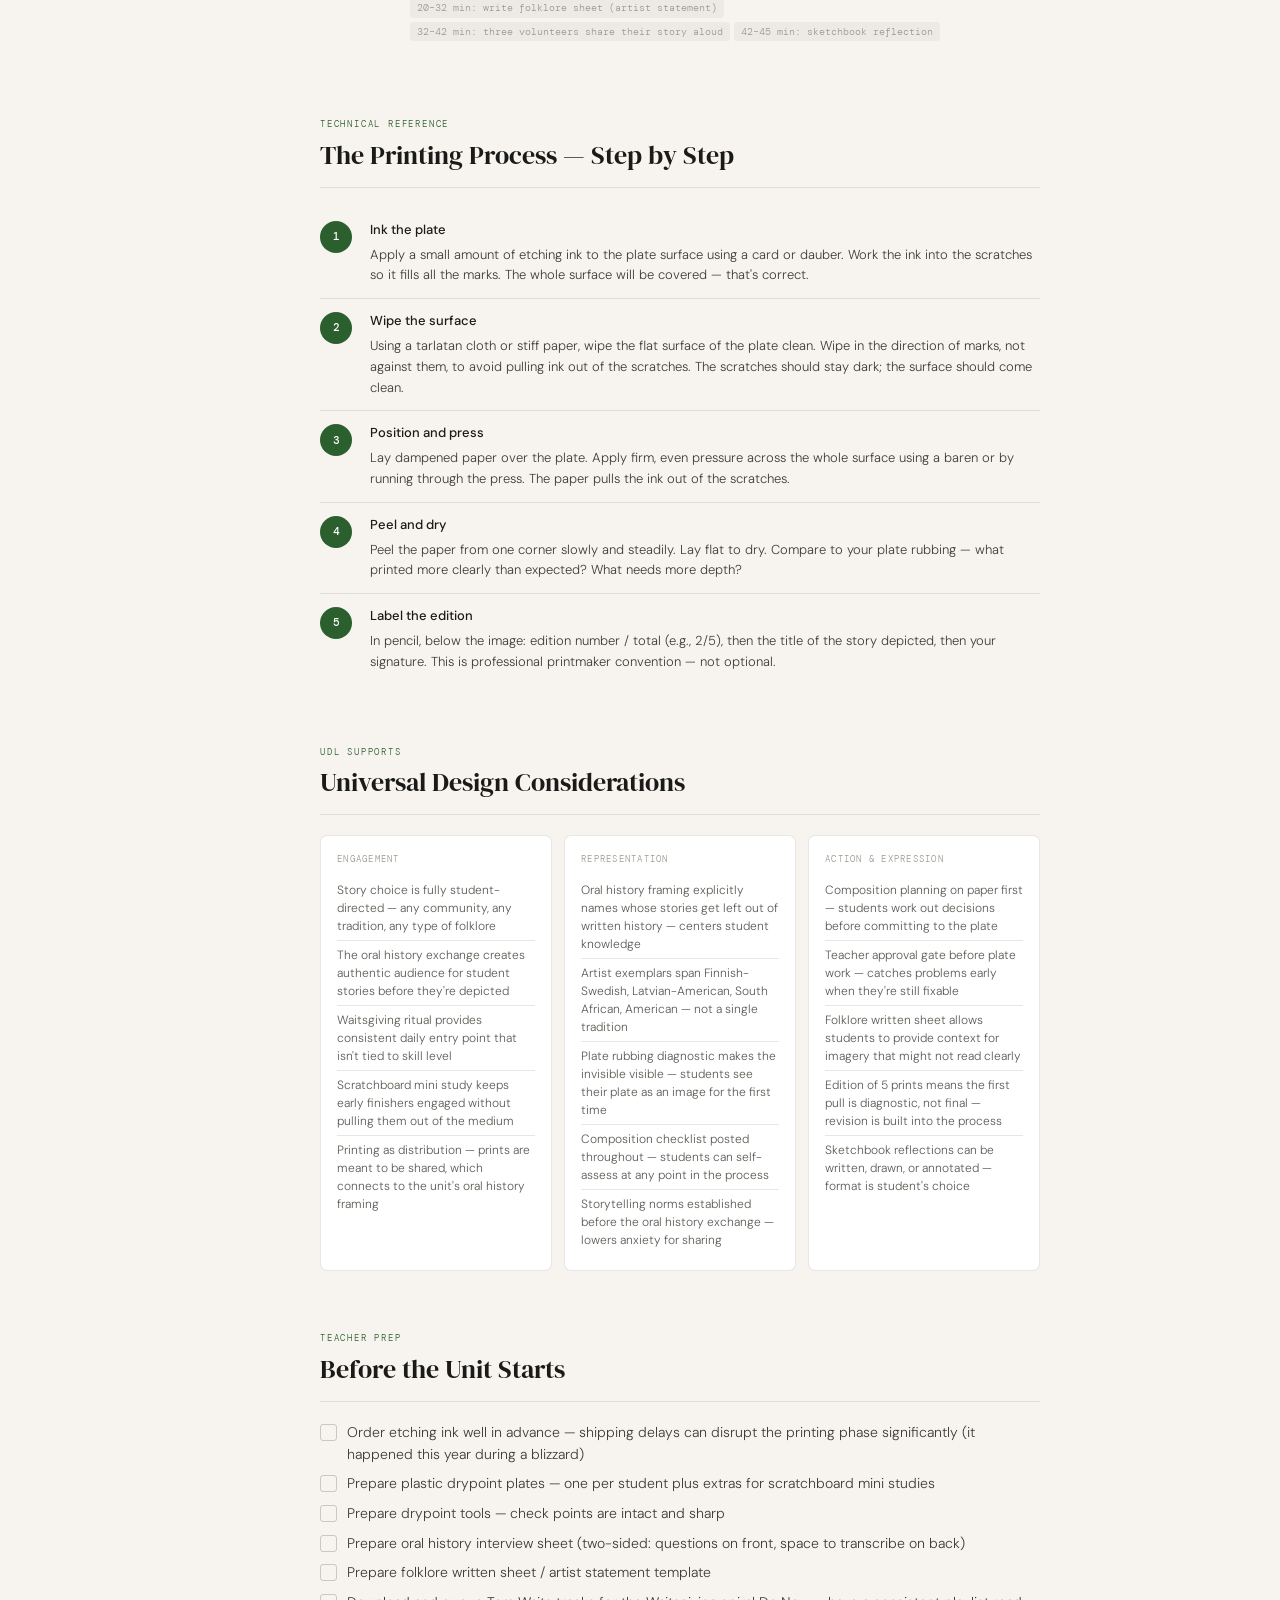
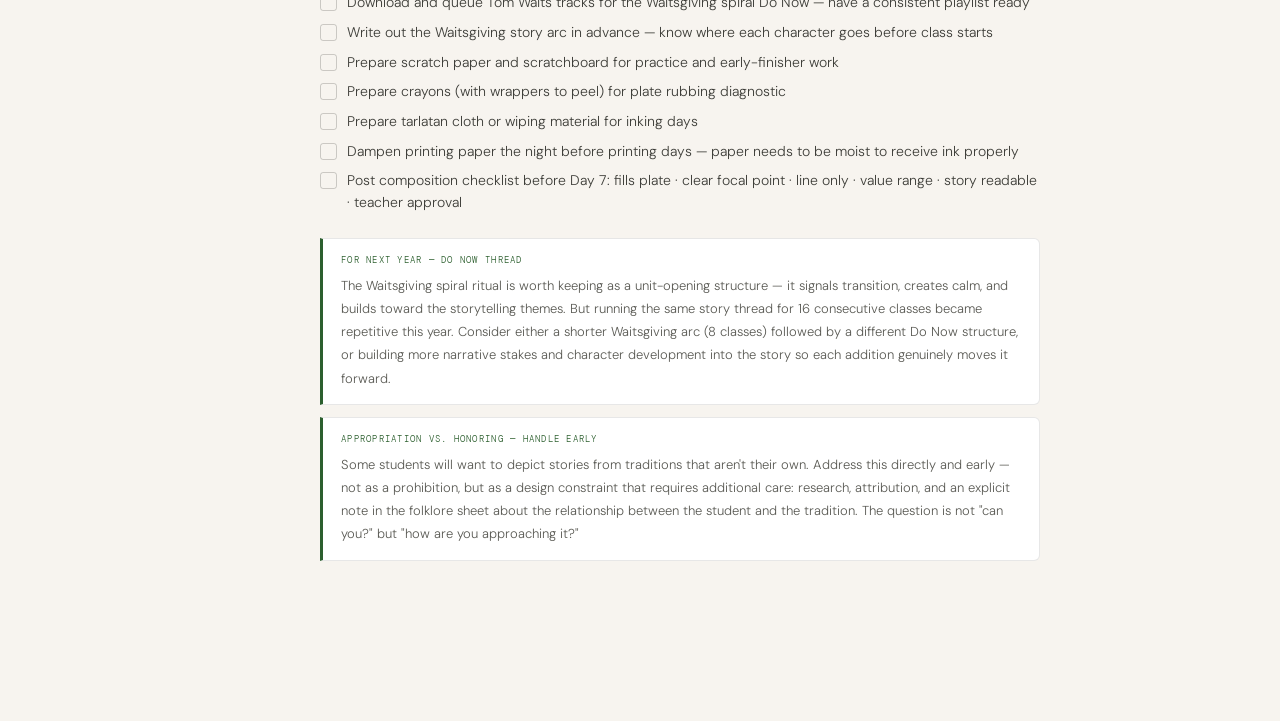
<file: units/unit3-folklore-etching.html>
<!DOCTYPE html>
<html lang="english">
<head>
<meta charset="UTF-8">
<meta name="viewport" content="width=device-width, initial-scale=1.0">
<title>Unit 3: Folklore Etching — ETHS Foundations Art</title>
<link rel="stylesheet" href="../style.css">
<style>
  .waitsgiving-box {
    background: #1a1a18;
    border-radius: 8px;
    padding: 20px 22px;
    margin-top: 14px;
  }
  .waitsgiving-label {
    font-family: 'DM Mono', monospace;
    font-size: 9px;
    letter-spacing: 0.18em;
    text-transform: uppercase;
    color: rgba(255,255,255,0.4);
    margin-bottom: 10px;
  }
  .waitsgiving-title {
    font-family: 'DM Serif Display', serif;
    font-size: 18px;
    color: #fff;
    font-style: italic;
    margin-bottom: 10px;
  }
  .waitsgiving-songs { display: flex; flex-direction: column; gap: 8px; }
  .song-item {
    border-top: 1px solid rgba(255,255,255,0.1);
    padding-top: 8px;
  }
  .song-name {
    font-family: 'DM Mono', monospace;
    font-size: 10px;
    letter-spacing: 0.06em;
    color: rgba(255,255,255,0.5);
    margin-bottom: 3px;
  }
  .song-desc { font-size: 12px; color: rgba(255,255,255,0.75); line-height: 1.5; }
  .song-pattern {
    font-size: 12px;
    color: rgba(255,255,255,0.45);
    font-style: italic;
    margin-top: 8px;
    padding-top: 8px;
    border-top: 1px solid rgba(255,255,255,0.08);
    line-height: 1.5;
  }

  .technique-grid { display: grid; grid-template-columns: 1fr 1fr; gap: 10px; }
  .technique-card { background: #fff; border: 1px solid var(--border); border-radius: 7px; padding: 14px; }
  .technique-card-label {
    font-family: 'DM Mono', monospace;
    font-size: 9px;
    letter-spacing: 0.12em;
    text-transform: uppercase;
    margin-bottom: 8px;
  }
  .technique-card.works .technique-card-label { color: var(--green-mid); }
  .technique-card.doesnt .technique-card-label { color: #9a3a2a; }
  .technique-item { font-size: 12px; color: var(--ink-mid); padding: 3px 0; border-bottom: 1px solid var(--border); line-height: 1.45; display: flex; gap: 7px; align-items: baseline; }
  .technique-item:last-child { border-bottom: none; }
  .ti-dot { flex-shrink: 0; font-size: 10px; }
  .technique-card.works .ti-dot { color: var(--green-mid); }
  .technique-card.doesnt .ti-dot { color: #9a3a2a; }

  .artist-row {
    display: grid;
    grid-template-columns: repeat(4, 1fr);
    gap: 10px;
    margin-top: 4px;
  }
  .artist-card { background: #fff; border: 1px solid var(--border); border-radius: 6px; padding: 12px; }
  .artist-name { font-size: 12px; font-weight: 500; color: var(--ink); margin-bottom: 3px; }
  .artist-dates { font-family: 'DM Mono', monospace; font-size: 9px; color: var(--ink-faint); margin-bottom: 6px; }
  .artist-note { font-size: 11px; color: var(--ink-muted); line-height: 1.5; }

  .printing-steps { display: flex; flex-direction: column; gap: 0; }
  .print-step {
    display: grid;
    grid-template-columns: 36px 1fr;
    gap: 14px;
    padding: 12px 0;
    border-bottom: 1px solid var(--border);
    align-items: start;
  }
  .print-step:last-child { border-bottom: none; }
  .print-step-num {
    width: 32px; height: 32px;
    background: var(--green-mid);
    color: #fff;
    border-radius: 50%;
    display: flex;
    align-items: center;
    justify-content: center;
    font-family: 'DM Mono', monospace;
    font-size: 11px;
    font-weight: 500;
    flex-shrink: 0;
    margin-top: 1px;
  }
  .print-step-title { font-size: 13px; font-weight: 500; color: var(--ink); margin-bottom: 4px; }
  .print-step-desc { font-size: 13px; color: var(--ink-mid); line-height: 1.6; }

  @media (max-width: 700px) {
    .technique-grid, .artist-row { grid-template-columns: 1fr; }
  }
</style>
</head>
<body>

<nav>
  <a class="nav-back" href="../index.html">← Curriculum Map</a>
  <span class="nav-unit-label">Unit 3 of 7 · 16 classes</span>
</nav>

<div class="page-wrap">
  <aside>
    <div class="unit-num">Unit 3 · 16 classes</div>
    <div class="unit-title-side">Folklore Etching</div>
    <hr class="side-divider">
    <div class="side-section-label">At a Glance</div>
    <div class="meta-row"><span class="meta-label">Theme</span><span class="meta-value">Folklore & Storytelling</span></div>
    <div class="meta-row"><span class="meta-label">Media</span><span class="meta-value">Drypoint Printmaking</span></div>
    <div class="meta-row"><span class="meta-label">Duration</span><span class="meta-value">16 classes</span></div>
    <div class="meta-row"><span class="meta-label">Semester</span><span class="meta-value">Fall · Oct–Nov</span></div>
    <div class="meta-row"><span class="meta-label">Follows</span><span class="meta-value">Unit 2: Trading Cards</span></div>
    <hr class="side-divider">
    <div class="side-section-label">On This Page</div>
    <div class="side-nav">
      <a href="#overview">Overview</a>
      <a href="#waitsgiving">Waitsgiving Do Now Thread</a>
      <a href="#questions">Essential Questions</a>
      <a href="#standards">Standards</a>
      <a href="#technique">Drypoint Technique</a>
      <a href="#artists">Artist Exemplars</a>
      <a href="#phases">Phase Structure</a>
      <a href="#days">Day by Day</a>
      <a href="#printing">Printing Process</a>
      <a href="#udl">UDL Supports</a>
      <a href="#prep">Teacher Prep</a>
    </div>
    <a class="canva-link" href="https://www.canva.com/design/DAG-x_FDM9M/view" target="_blank">→ Open Canva Slide Deck</a>
  </aside>

  <article>

    <div class="content-section" id="overview">
      <div class="section-eyebrow">Overview</div>
      <div class="section-title">Whose stories get carried forward?</div>
      <p>This is the longest and most technically ambitious unit of the year. Students research folklore from their own communities — through peer interviews, community mapping, and personal memory — and then translate a chosen story into a drypoint etching. The unit is rooted in oral history as a legitimate and often marginalized form of knowledge, and treats students as both bearers and preservers of living tradition.</p>
      <p>Drypoint printmaking is introduced as a medium that rewards deliberate mark-making: unlike drawing, you can't erase, you can't blend, and you can't fill solid areas. Every value must be built through line density and direction. This constraint is a feature, not a limitation — it teaches students to <strong>think in marks</strong> before they commit them.</p>
      <p>The unit also carries the <strong>Waitsgiving Do Now thread</strong> — a recurring narrative told through Fishboys' album "Waitsgiving", one song per class, that provides both a daily ritual and a model of how stories interconnect across a community.</p>
      <div class="note-box">
        <div class="note-box-label">Key Structural Insight</div>
        <p>The oral history exchange on Day 2 is the most important single class of the unit. Students interview each other and hand off their written notes — they receive back a document of stories from their own life, already transcribed by someone else. This externalization makes the stories feel more real and more worthy of depicting. Don't rush it or cut it.</p>
      </div>
    </div>

    <div class="content-section" id="waitsgiving">
      <div class="section-eyebrow">Do Now Thread</div>
      <div class="section-title">Waitsgiving</div>
      <p>Every class begins the same way: the next chronological song plays, and students draw a slow spiral for the duration of the song. The spiral is not assessed — it's a ritual that marks the transition into the studio. After the song, the teacher adds one sentence to the ongoing Waitsgiving story on the board.</p>
      <p>The story was used last year and became repetitive by the end of the unit. <strong>For next year:</strong>  consider varying the entry activity on some days — the story thread works best when it has narrative momentum and is not the same every single class.</p>
      <div class="waitsgiving-box">
        <div class="waitsgiving-label">The Waitsgiving Story — Running Thread</div>
        <div class="waitsgiving-title">Different people, same town, all waiting</div>
        <div class="waitsgiving-songs">
          <div class="song-item">
            <div class="song-name">Song 1 — Waitsgiving Founder</div>
            <div class="song-desc">In 1997, someone found a time capsule that said "wait" with her birthday on it and created Waitsgiving Day — a holiday about patience.</div>
          </div>
          <div class="song-item">
            <div class="song-name">Song 2 — The Greatness Waitress</div>
            <div class="song-desc">A record store worker in a band, waiting for the perfect musical idea. Found inspiration in a stranger's diary tape, wrote an album, and sold twelve copies. Now she's waiting for new inspiration.</div>
          </div>
          <div class="song-item">
            <div class="song-name">Song 3 — The Driver Choreographer</div>
            <div class="song-desc">A delivery driver — the Waitress's sibling — who records their routes and dreams of turning everyday moments into choreographed dance.</div>
          </div>
          <div class="song-pattern">Pattern: different people, same town, all waiting for inspiration — and finding it in unexpected places. Each character is connected to the others without knowing it.</div>
        </div>
      </div>
    </div>

    <div class="content-section" id="questions">
      <div class="section-eyebrow">Essential Questions</div>
      <div class="section-title">Questions That Drive the Unit</div>
      <div class="eq-list">
        <div class="eq-item">What communities do you belong to, and what stories do those communities carry?</div>
        <div class="eq-item">Whose stories get written down — and whose get passed person to person? What difference does it make?</div>
        <div class="eq-item">How do artists translate a story that lives in words into an image that lives in marks?</div>
        <div class="eq-item">What does it mean to honor a story visually — and what does it mean to exploit one?</div>
        <div class="eq-item">How does the constraint of a medium shape the decisions an artist makes?</div>
      </div>
    </div>

    <div class="content-section" id="standards">
      <div class="section-eyebrow">Standards</div>
      <div class="section-title">National Core Arts Standards</div>
      <div class="standards-list">
        <div class="standard-item">
          <div class="std-code">VA:Cr1.2.Ia</div>
          <div class="std-text">Shape an artistic investigation using a variety of approaches — students select a folklore story, identify its visual elements, and make composition decisions based on that selection.</div>
        </div>
        <div class="standard-item">
          <div class="std-code">VA:Cr2.1.Ia</div>
          <div class="std-text">Engage in making a work of art without a preconceived plan — the etching process rewards responsiveness; the plate rubbing diagnostic mid-unit asks students to adjust based on what they see.</div>
        </div>
        <div class="standard-item">
          <div class="std-code">VA:Cr2.2.Ia</div>
          <div class="std-text">Explain how traditional and non-traditional materials may impact human health and demonstrate safe handling of materials, tools, and equipment — addressed through drypoint tool safety and ink handling protocols.</div>
        </div>
        <div class="standard-item">
          <div class="std-code">VA:Cn11.1.Ia</div>
          <div class="std-text">Describe how knowledge of culture, traditions, and history may influence personal responses to art — the unit's entire research phase is grounded in this standard.</div>
        </div>
        <div class="standard-item">
          <div class="std-code">VA:Re8.1.Ia</div>
          <div class="std-text">Interpret an artwork based on understanding the work in its context — used during artist exemplar study (Tove Jansson, Vija Celmins, William Kentridge) and during critique of student work.</div>
        </div>
      </div>
    </div>

    <div class="content-section" id="technique">
      <div class="section-eyebrow">Technical Content</div>
      <div class="section-title">Drypoint Etching — What Works and What Doesn't</div>
      <p>Drypoint is scratching lines into a plastic plate with a sharp tool. Ink gets trapped in the scratches, the surface is wiped clean, and paper is pressed onto the plate to pull the image. <strong>What you scratch becomes dark. What you leave smooth stays light.</strong> There is no smudging, blending, or solid fill — every value must be built through the accumulation of marks.</p>
      <div class="technique-grid">
        <div class="technique-card works">
          <div class="technique-card-label">What works in drypoint</div>
          <div class="technique-item"><span class="ti-dot">✓</span>Hatching — parallel lines that build value through proximity</div>
          <div class="technique-item"><span class="ti-dot">✓</span>Cross-hatching — layered hatching in two+ directions for darkest values</div>
          <div class="technique-item"><span class="ti-dot">✓</span>Contour lines that follow the form of the object</div>
          <div class="technique-item"><span class="ti-dot">✓</span>Stippling and dots for texture and mid-tones</div>
          <div class="technique-item"><span class="ti-dot">✓</span>Varied line weight — heavier pressure = darker, wider scratch</div>
          <div class="technique-item"><span class="ti-dot">✓</span>Building darks through density, not through a single heavy mark</div>
        </div>
        <div class="technique-card doesnt">
          <div class="technique-card-label">What doesn't work in drypoint</div>
          <div class="technique-item"><span class="ti-dot">✗</span>Solid fills — no way to create a truly solid black area</div>
          <div class="technique-item"><span class="ti-dot">✗</span>Smudging or blending — marks are permanent, not movable</div>
          <div class="technique-item"><span class="ti-dot">✗</span>Smooth gradients — transitions must be built through mark density</div>
          <div class="technique-item"><span class="ti-dot">✗</span>Large flat areas of a single tone — these print unevenly</div>
          <div class="technique-item"><span class="ti-dot">✗</span>Erasing — scratches are permanent. Plan before you scratch.</div>
        </div>
      </div>
      <div class="note-box" style="margin-top: 14px;">
        <div class="note-box-label">The Plate Rubbing Diagnostic</div>
        <p>Before ink arrives, students place their plate face-up on the table, lay paper over it, and rub the side of a peeled crayon across the surface. This creates a low-tech preview of the print. Students diagnose three things with arrows directly on the rubbing: <strong>Lines</strong> (can you see all your marks?), <strong>Value</strong> (is there a range from light to dark, or does everything look the same?), <strong>Texture</strong> (where you carved texture, does it read?). This is one of the most useful formative moments in the unit.</p>
      </div>
    </div>

    <div class="content-section" id="artists">
      <div class="section-eyebrow">Artist Exemplars</div>
      <div class="section-title">Who We Look At</div>
      <p>Artists are introduced alongside the technique they model — not as an art history lecture, but as evidence that the constraint students are working with has been used to make extraordinary things.</p>
      <div class="artist-row">
        <div class="artist-card">
          <div class="artist-name">Tove Jansson</div>
          <div class="artist-dates">1914–2001 · Finnish-Swedish</div>
          <div class="artist-note">Creator of the Moomins. Master of hatching — built ALL value through line density, never solid fills. Every mark intentional. Lines follow the direction of form. Primary technical exemplar for this unit.</div>
        </div>
        <div class="artist-card">
          <div class="artist-name">Vija Celmins</div>
          <div class="artist-dates">b. 1938 · Latvian-American</div>
          <div class="artist-note">Obsessive mark-maker. Oceans, night skies, and spider webs rendered through accumulated marks that somehow produce deep atmospheric space. Good for students chasing texture and infinite detail.</div>
        </div>
        <div class="artist-card">
          <div class="artist-name">William Kentridge</div>
          <div class="artist-dates">b. 1955 · South African</div>
          <div class="artist-note">Printmaking as political storytelling. Work deals with memory, history, and the traces left by power. Good anchor for the "whose stories get told" essential question.</div>
        </div>
        <div class="artist-card">
          <div class="artist-name">Martin Puryear</div>
          <div class="artist-dates">b. 1941 · American</div>
          <div class="artist-note">Known for sculpture, but his print work shows strong contour line and formal restraint. Useful contrast to Celmins — same medium, radically different approach to mark density.</div>
        </div>
      </div>
    </div>

    <div class="content-section" id="phases">
      <div class="section-eyebrow">Phase Structure</div>
      <div class="section-title">Four Phases</div>
      <div class="phases">

        <div class="phase">
          <div class="phase-header" onclick="togglePhase(this)">
            <span class="phase-num">Phase 1</span>
            <span class="phase-name">Research — Community mapping and oral history exchange</span>
            <span class="phase-classes">Days 1–3</span>
            <span class="phase-toggle">▶</span>
          </div>
          <div class="phase-body">
            <p>Students map the communities they belong to — family, neighborhood, cultural, religious, generational, online — and identify what stories circulate in each. Day 2 is the oral history exchange: structured peer interviews where Partner A tells stories (10–12 min) while Partner B transcribes, then switch. Students receive back a document of their own stories in someone else's handwriting. This externalization makes the stories feel worth depicting.</p>
            <p>Students circle nouns in their interview notes — persons, places, things — and sketch three of them quickly on the back. This becomes the raw material for the composition research that follows.</p>
          </div>
        </div>

        <div class="phase">
          <div class="phase-header" onclick="togglePhase(this)">
            <span class="phase-num">Phase 2</span>
            <span class="phase-name">Technique — Mark-making and drypoint introduction</span>
            <span class="phase-classes">Days 4–6</span>
            <span class="phase-toggle">▶</span>
          </div>
          <div class="phase-body">
            <p>Drypoint technique introduced through Tove Jansson's work as a primary exemplar. Students practice directional hatching on three forms: sphere, cylinder, cube. The constraint is established clearly: you can only build value through line density, never through solid fills or blending. Students practice on scratch paper before touching their plates.</p>
            <p>Artist exemplars (Celmins, Kentridge, Puryear) introduced alongside student practice so technique and meaning-making are connected from the start, not separated into a lecture day and a studio day.</p>
          </div>
        </div>

        <div class="phase">
          <div class="phase-header" onclick="togglePhase(this)">
            <span class="phase-num">Phase 3</span>
            <span class="phase-name">Composition — Design and plate work</span>
            <span class="phase-classes">Days 7–12</span>
            <span class="phase-toggle">▶</span>
          </div>
          <div class="phase-body">
            <p>Students select their story, identify the visual elements they want to depict, and plan their composition. Teacher approval required before plates are touched — check that the design fills the plate, has a clear focal point, uses line only (no solid fills), and tells the story clearly. Plates are scratched across six studio days, with the Waitsgiving ritual opening each class.</p>
            <p>The plate rubbing diagnostic happens mid-phase (around Day 10) — students diagnose their own work before ink arrives. This gives them time to add more mark density or clarify areas that are reading as flat before it's too late.</p>
          </div>
        </div>

        <div class="phase">
          <div class="phase-header" onclick="togglePhase(this)">
            <span class="phase-num">Phase 4</span>
            <span class="phase-name">Printing — Inking, pulling prints, and editioning</span>
            <span class="phase-classes">Days 13–16</span>
            <span class="phase-toggle">▶</span>
          </div>
          <div class="phase-body">
            <p>Ink arrives and printing begins. Students learn professional inking and wiping technique, pull their first print, diagnose it against their rubbing, and revise the plate if needed before pulling an edition. Prints are labeled in pencil below the image in the professional printmaker format: edition number/total (e.g., 2/5), title, and artist's signature.</p>
            <p>The best print from each student's edition goes into the portfolio. The remainder can be exchanged — prints are one of the few art forms historically designed to be distributed and shared, which connects back to the oral history framing of the unit.</p>
          </div>
        </div>

      </div>
    </div>

    <div class="content-section" id="days">
      <div class="section-eyebrow">Day by Day</div>
      <div class="section-title">Lesson Summaries</div>
      <div class="days">

        <div class="day-row">
          <div class="day-label">Day 1</div>
          <div class="day-content">
            <div class="day-title">What is folklore? Community mapping.</div>
            <div class="day-desc">Open with the Waitsgiving ritual: a Tom Waits song plays while students draw a slow spiral. Introduce the unit through the framing question: what stories live in the communities you're part of — not in books, but person to person? Students build a community map with their name at the center, surrounding communities labeled as circles. Thinking prompts guide them to consider family, neighborhood, cultural, religious, generational, and online communities. Exit ticket: which community do you think will have the most interesting stories to depict?</div>
            <div class="day-timing">
              <span>0–7 min: Waitsgiving spiral + story update</span>
              <span>7–18 min: what is folklore? — examples and types</span>
              <span>18–38 min: community mapping activity</span>
              <span>38–45 min: exit sticky note</span>
            </div>
          </div>
        </div>

        <div class="day-row">
          <div class="day-label">Day 2</div>
          <div class="day-content">
            <div class="day-title">Oral history exchange — the most important class of the unit</div>
            <div class="day-desc">Frame the activity before it starts: students are participating in a tradition that has kept communities alive across generations. Review storytelling norms (listen with respect, share at your comfort level, stories stay in the room). Pairs interview each other — 10–12 minutes each direction, Partner B transcribing while Partner A tells stories. Prompts available for when students get stuck. After the exchange, students receive their own interview sheet back. They circle nouns, sketch three of them on the back. Exit thought: whose stories have you heard today? What stories will you carry forward?</div>
            <div class="day-timing">
              <span>0–7 min: Waitsgiving spiral + story update</span>
              <span>7–15 min: oral history framing — whose stories get written down?</span>
              <span>15–18 min: storytelling norms + pair assignment</span>
              <span>18–30 min: Partner A tells, Partner B transcribes</span>
              <span>30–42 min: switch — Partner B tells, Partner A transcribes</span>
              <span>42–45 min: receive your sheet back, circle nouns, exit thought</span>
            </div>
          </div>
        </div>

        <div class="day-row">
          <div class="day-label">Day 3</div>
          <div class="day-content">
            <div class="day-title">Story selection and noun sketching</div>
            <div class="day-desc">Students review their community maps and interview notes and choose the story they want to depict. Guiding question: which story has the most visual potential — a strong character, creature, object, or moment that could anchor an image? Students sketch three of their circled nouns in more detail and begin thinking about composition: what is the focal point, what is in the background, what gets left out? Brief whole-class share: who has a story they want to tell others about?</div>
            <div class="day-timing">
              <span>0–7 min: Waitsgiving spiral</span>
              <span>7–18 min: story selection — which one has the most visual potential?</span>
              <span>18–38 min: noun sketches + composition thinking</span>
              <span>38–45 min: brief whole-class share</span>
            </div>
          </div>
        </div>

        <div class="day-row">
          <div class="day-label">Day 4</div>
          <div class="day-content">
            <div class="day-title">What is printmaking? Drypoint introduction + mark-making practice</div>
            <div class="day-desc">Introduce drypoint through Tove Jansson's work: look at hatching, cross-hatching, line density, directional marks. Establish the core constraint clearly — you build value through line density, not through filling or blending. Students practice on scratch paper: hatching a sphere (curved marks that follow the form), a cylinder (vertical/horizontal), and a cube (directional based on planes). This is not precious — it's muscle memory practice. Finish by looking at a piece of fabric reference and attempting to crosshatch its folds.</div>
            <div class="day-timing">
              <span>0–7 min: Waitsgiving spiral</span>
              <span>7–20 min: drypoint introduction + Tove Jansson exemplars</span>
              <span>20–25 min: what works and what doesn't — the constraint</span>
              <span>25–43 min: mark-making practice — sphere, cylinder, cube, fabric</span>
              <span>43–45 min: which form was hardest? Why?</span>
            </div>
          </div>
        </div>

        <div class="day-row">
          <div class="day-label">Days 5–6</div>
          <div class="day-content">
            <div class="day-title">Celmins, Kentridge, Puryear + composition planning</div>
            <div class="day-desc">Additional artist exemplars examined alongside continued practice. Celmins: what does it feel like to build infinite space out of marks? Kentridge: how does printmaking carry political memory? Puryear: how does restraint work as a compositional strategy? Students begin their full composition sketch — not on the plate yet, on paper. Design must fill the space, have a clear focal point, use line only, tell the story clearly. Teacher circulates and gives approval before any student touches a plate.</div>
            <div class="day-timing">
              <span>0–7 min: Waitsgiving spiral</span>
              <span>7–20 min: artist exemplars (one artist per day, not all at once)</span>
              <span>20–43 min: full composition sketch on paper</span>
              <span>43–45 min: self-check: focal point? Value range? Story readable?</span>
            </div>
          </div>
        </div>

        <div class="day-row">
          <div class="day-label">Days 7–9</div>
          <div class="day-content">
            <div class="day-title">Plate work — scratching the design</div>
            <div class="day-desc">Students who have teacher approval transfer their composition to the plate and begin scratching. Remind the class before they start: scratches are permanent. Think before you mark. Students who need more composition time continue working on paper. Teacher circulates throughout — watch for students who are drawing outlines only without building value, and redirect toward hatching inside forms early so they don't run out of time.</div>
            <div class="day-timing">
              <span>0–7 min: Waitsgiving spiral</span>
              <span>7–12 min: quick reminder — how to read value as you work</span>
              <span>12–43 min: studio — plate work</span>
              <span>43–45 min: intention-setting for next class</span>
            </div>
          </div>
        </div>

        <div class="day-row">
          <div class="day-label">Day 10</div>
          <div class="day-content">
            <div class="day-title">Plate rubbing diagnostic</div>
            <div class="day-desc">Pause studio work for a diagnostic before ink arrives. Students place their plate face-up, lay paper over it, rub the side of a peeled crayon across the surface. They annotate their rubbing with arrows and honest answers to three questions: Can you see all the marks you made? Is there a range from light to dark? Where you carved texture, does it read? Based on the rubbing, students identify one specific thing to fix or deepen before printing. This is formative self-assessment at its most concrete.</div>
            <div class="day-timing">
              <span>0–7 min: Waitsgiving spiral</span>
              <span>7–12 min: demonstrate the plate rubbing technique</span>
              <span>12–28 min: students pull rubbing and annotate</span>
              <span>28–43 min: return to plates to address what the rubbing revealed</span>
              <span>43–45 min: what did your rubbing tell you that you couldn't see before?</span>
            </div>
          </div>
        </div>

        <div class="day-row">
          <div class="day-label">Days 11–12</div>
          <div class="day-content">
            <div class="day-title">Plate completion + scratchboard mini masterpiece (early finishers)</div>
            <div class="day-desc">Final plate studio days. Students who finish early work on a scratchboard mini study from the reference library — these go on the bulletin board outside the classroom. This is not optional downtime: the scratchboard study deepens the same mark-making skills and keeps energy in the room.</div>
            <div class="day-timing">
              <span>0–7 min: Waitsgiving spiral</span>
              <span>7–43 min: studio — plate completion</span>
              <span>Early finishers: scratchboard mini study from reference library</span>
            </div>
          </div>
        </div>

        <div class="day-row">
          <div class="day-label">Days 13–15</div>
          <div class="day-content">
            <div class="day-title">Printing — inking, wiping, pulling, editioning</div>
            <div class="day-desc">Printing days. Technique introduced as a class before anyone inks: ink the plate, wipe the surface clean in the direction of marks (not against them), press paper firmly, peel from corner. Students pull their first print, compare it to their rubbing diagnostic, decide if the plate needs revision before pulling an edition. Final edition of 5 prints. Students label in pencil: edition number/total, title of the story depicted, signature. The best print goes to portfolio; extras can be exchanged or kept.</div>
            <div class="day-timing">
              <span>0–7 min: Waitsgiving spiral</span>
              <span>7–18 min: printing technique demo (Day 13 only)</span>
              <span>18–43 min: inking, pulling, editioning (rotating through press)</span>
              <span>43–45 min: compare first print to rubbing — what changed?</span>
            </div>
          </div>
        </div>

        <div class="day-row">
          <div class="day-label">Day 16</div>
          <div class="day-content">
            <div class="day-title">Gallery, written folklore sheet, and reflection</div>
            <div class="day-desc">Best prints displayed in a gallery. Students write their folklore sheet — a one-paragraph description of the story they depicted: what it is, where it comes from, why they chose it. This is the artist statement for this unit. Brief gallery share: three volunteers share their story aloud. Reflection in sketchbook: what story from someone else's interview stayed with you? Why? Prints go into binders. Unit closes by returning to the oral history framing: you just kept a story alive that might not have been recorded anywhere else.</div>
            <div class="day-timing">
              <span>0–7 min: final Waitsgiving spiral — end of the story</span>
              <span>7–20 min: gallery with prints displayed</span>
              <span>20–32 min: write folklore sheet (artist statement)</span>
              <span>32–42 min: three volunteers share their story aloud</span>
              <span>42–45 min: sketchbook reflection</span>
            </div>
          </div>
        </div>

      </div>
    </div>

    <div class="content-section" id="printing">
      <div class="section-eyebrow">Technical Reference</div>
      <div class="section-title">The Printing Process — Step by Step</div>
      <div class="printing-steps">
        <div class="print-step">
          <div class="print-step-num">1</div>
          <div>
            <div class="print-step-title">Ink the plate</div>
            <div class="print-step-desc">Apply a small amount of etching ink to the plate surface using a card or dauber. Work the ink into the scratches so it fills all the marks. The whole surface will be covered — that's correct.</div>
          </div>
        </div>
        <div class="print-step">
          <div class="print-step-num">2</div>
          <div>
            <div class="print-step-title">Wipe the surface</div>
            <div class="print-step-desc">Using a tarlatan cloth or stiff paper, wipe the flat surface of the plate clean. Wipe in the direction of marks, not against them, to avoid pulling ink out of the scratches. The scratches should stay dark; the surface should come clean.</div>
          </div>
        </div>
        <div class="print-step">
          <div class="print-step-num">3</div>
          <div>
            <div class="print-step-title">Position and press</div>
            <div class="print-step-desc">Lay dampened paper over the plate. Apply firm, even pressure across the whole surface using a baren or by running through the press. The paper pulls the ink out of the scratches.</div>
          </div>
        </div>
        <div class="print-step">
          <div class="print-step-num">4</div>
          <div>
            <div class="print-step-title">Peel and dry</div>
            <div class="print-step-desc">Peel the paper from one corner slowly and steadily. Lay flat to dry. Compare to your plate rubbing — what printed more clearly than expected? What needs more depth?</div>
          </div>
        </div>
        <div class="print-step">
          <div class="print-step-num">5</div>
          <div>
            <div class="print-step-title">Label the edition</div>
            <div class="print-step-desc">In pencil, below the image: edition number / total (e.g., 2/5), then the title of the story depicted, then your signature. This is professional printmaker convention — not optional.</div>
          </div>
        </div>
      </div>
    </div>

    <div class="content-section" id="udl">
      <div class="section-eyebrow">UDL Supports</div>
      <div class="section-title">Universal Design Considerations</div>
      <div class="udl-grid">
        <div class="udl-card">
          <div class="udl-card-label">Engagement</div>
          <div class="udl-item">Story choice is fully student-directed — any community, any tradition, any type of folklore</div>
          <div class="udl-item">The oral history exchange creates authentic audience for student stories before they're depicted</div>
          <div class="udl-item">Waitsgiving ritual provides consistent daily entry point that isn't tied to skill level</div>
          <div class="udl-item">Scratchboard mini study keeps early finishers engaged without pulling them out of the medium</div>
          <div class="udl-item">Printing as distribution — prints are meant to be shared, which connects to the unit's oral history framing</div>
        </div>
        <div class="udl-card">
          <div class="udl-card-label">Representation</div>
          <div class="udl-item">Oral history framing explicitly names whose stories get left out of written history — centers student knowledge</div>
          <div class="udl-item">Artist exemplars span Finnish-Swedish, Latvian-American, South African, American — not a single tradition</div>
          <div class="udl-item">Plate rubbing diagnostic makes the invisible visible — students see their plate as an image for the first time</div>
          <div class="udl-item">Composition checklist posted throughout — students can self-assess at any point in the process</div>
          <div class="udl-item">Storytelling norms established before the oral history exchange — lowers anxiety for sharing</div>
        </div>
        <div class="udl-card">
          <div class="udl-card-label">Action & Expression</div>
          <div class="udl-item">Composition planning on paper first — students work out decisions before committing to the plate</div>
          <div class="udl-item">Teacher approval gate before plate work — catches problems early when they're still fixable</div>
          <div class="udl-item">Folklore written sheet allows students to provide context for imagery that might not read clearly</div>
          <div class="udl-item">Edition of 5 prints means the first pull is diagnostic, not final — revision is built into the process</div>
          <div class="udl-item">Sketchbook reflections can be written, drawn, or annotated — format is student's choice</div>
        </div>
      </div>
    </div>

    <div class="content-section" id="prep">
      <div class="section-eyebrow">Teacher Prep</div>
      <div class="section-title">Before the Unit Starts</div>
      <div class="checklist">
        <div class="check-item"><div class="check-box" onclick="toggleCheck(this)"></div><span>Order etching ink well in advance — shipping delays can disrupt the printing phase significantly (it happened this year during a blizzard)</span></div>
        <div class="check-item"><div class="check-box" onclick="toggleCheck(this)"></div><span>Prepare plastic drypoint plates — one per student plus extras for scratchboard mini studies</span></div>
        <div class="check-item"><div class="check-box" onclick="toggleCheck(this)"></div><span>Prepare drypoint tools — check points are intact and sharp</span></div>
        <div class="check-item"><div class="check-box" onclick="toggleCheck(this)"></div><span>Prepare oral history interview sheet (two-sided: questions on front, space to transcribe on back)</span></div>
        <div class="check-item"><div class="check-box" onclick="toggleCheck(this)"></div><span>Prepare folklore written sheet / artist statement template</span></div>
        <div class="check-item"><div class="check-box" onclick="toggleCheck(this)"></div><span>Download and queue Tom Waits tracks for the Waitsgiving spiral Do Now — have a consistent playlist ready</span></div>
        <div class="check-item"><div class="check-box" onclick="toggleCheck(this)"></div><span>Write out the Waitsgiving story arc in advance — know where each character goes before class starts</span></div>
        <div class="check-item"><div class="check-box" onclick="toggleCheck(this)"></div><span>Prepare scratch paper and scratchboard for practice and early-finisher work</span></div>
        <div class="check-item"><div class="check-box" onclick="toggleCheck(this)"></div><span>Prepare crayons (with wrappers to peel) for plate rubbing diagnostic</span></div>
        <div class="check-item"><div class="check-box" onclick="toggleCheck(this)"></div><span>Prepare tarlatan cloth or wiping material for inking days</span></div>
        <div class="check-item"><div class="check-box" onclick="toggleCheck(this)"></div><span>Dampen printing paper the night before printing days — paper needs to be moist to receive ink properly</span></div>
        <div class="check-item"><div class="check-box" onclick="toggleCheck(this)"></div><span>Post composition checklist before Day 7: fills plate · clear focal point · line only · value range · story readable · teacher approval</span></div>
      </div>

      <div class="note-box" style="margin-top: 24px;">
        <div class="note-box-label">For Next Year — Do Now Thread</div>
        <p>The Waitsgiving spiral ritual is worth keeping as a unit-opening structure — it signals transition, creates calm, and builds toward the storytelling themes. But running the same story thread for 16 consecutive classes became repetitive this year. Consider either a shorter Waitsgiving arc (8 classes) followed by a different Do Now structure, or building more narrative stakes and character development into the story so each addition genuinely moves it forward.</p>
      </div>

      <div class="note-box" style="margin-top: 12px;">
        <div class="note-box-label">Appropriation vs. Honoring — Handle Early</div>
        <p>Some students will want to depict stories from traditions that aren't their own. Address this directly and early — not as a prohibition, but as a design constraint that requires additional care: research, attribution, and an explicit note in the folklore sheet about the relationship between the student and the tradition. The question is not "can you?" but "how are you approaching it?"</p>
      </div>
    </div>

  </article>
</div>

<script>
function togglePhase(header) {
  const body = header.nextElementSibling;
  const toggle = header.querySelector('.phase-toggle');
  const isOpen = body.classList.contains('open');
  body.classList.toggle('open');
  toggle.classList.toggle('open');
  header.classList.toggle('is-open', !isOpen);
}
function toggleCheck(box) {
  box.classList.toggle('checked');
  box.textContent = box.classList.contains('checked') ? '✓' : '';
}
</script>
</body>
</html>
</file>
<file: style.css>
/* ETHS Foundations Art — Shared Stylesheet */
/* Import in each page: <link rel="stylesheet" href="../style.css"> (from units/) or <link rel="stylesheet" href="style.css"> (from root) */

@import url('https://fonts.googleapis.com/css2?family=DM+Serif+Display:ital@0;1&family=DM+Mono:wght@400;500&family=DM+Sans:ital,wght@0,300;0,400;0,500;1,300&display=swap');

:root {
  --green-dark: #1e4620;
  --green-mid: #2C5F2E;
  --green-light: #D4E8D4;
  --blue-mid: #1a5c8a;
  --blue-light: #d0e8f5;
  --cream: #f7f4ef;
  --ink: #1a1a18;
  --ink-mid: #3d3d38;
  --ink-muted: #5a5a54;
  --ink-faint: #9a9a90;
  --border: rgba(26,26,24,0.10);
  --border-strong: rgba(26,26,24,0.20);
}

*, *::before, *::after { box-sizing: border-box; margin: 0; padding: 0; }
html { scroll-behavior: smooth; }

body {
  background: var(--cream);
  color: var(--ink);
  font-family: 'DM Sans', sans-serif;
  font-weight: 300;
  line-height: 1.6;
}

/* ── NAV ── */
nav {
  border-bottom: 1px solid var(--border-strong);
  padding: 0 40px;
  height: 56px;
  display: flex;
  align-items: center;
  justify-content: space-between;
  position: sticky;
  top: 0;
  background: var(--cream);
  z-index: 100;
}
.nav-back {
  font-family: 'DM Mono', monospace;
  font-size: 10px;
  letter-spacing: 0.12em;
  text-transform: uppercase;
  color: var(--ink-muted);
  text-decoration: none;
  display: flex;
  align-items: center;
  gap: 7px;
  transition: color 0.12s;
}
.nav-back:hover { color: var(--ink); }
.nav-unit-label {
  font-family: 'DM Mono', monospace;
  font-size: 10px;
  letter-spacing: 0.1em;
  color: var(--ink-faint);
}

/* ── LAYOUT ── */
.page-wrap {
  display: grid;
  grid-template-columns: 260px 1fr;
  min-height: calc(100vh - 56px);
}

/* ── SIDEBAR ── */
aside {
  border-right: 1px solid var(--border);
  padding: 36px 28px;
  position: sticky;
  top: 56px;
  height: calc(100vh - 56px);
  overflow-y: auto;
}
.unit-num {
  font-family: 'DM Mono', monospace;
  font-size: 9px;
  letter-spacing: 0.2em;
  text-transform: uppercase;
  color: var(--green-mid);
  margin-bottom: 8px;
}
.unit-title-side {
  font-family: 'DM Serif Display', serif;
  font-size: 20px;
  line-height: 1.15;
  color: var(--ink);
  margin-bottom: 20px;
}
.side-divider { border: none; border-top: 1px solid var(--border); margin: 18px 0; }
.side-section-label {
  font-family: 'DM Mono', monospace;
  font-size: 9px;
  letter-spacing: 0.14em;
  text-transform: uppercase;
  color: var(--ink-faint);
  margin-bottom: 10px;
}
.meta-row {
  display: flex;
  justify-content: space-between;
  align-items: baseline;
  margin-bottom: 7px;
}
.meta-label { font-family: 'DM Mono', monospace; font-size: 10px; color: var(--ink-faint); }
.meta-value { font-size: 11px; font-weight: 500; color: var(--ink); }
.side-nav a {
  display: block;
  font-family: 'DM Mono', monospace;
  font-size: 10px;
  letter-spacing: 0.05em;
  color: var(--ink-muted);
  text-decoration: none;
  padding: 5px 0 5px 10px;
  margin-left: -10px;
  border-left: 2px solid transparent;
  transition: all 0.12s;
  line-height: 1.4;
}
.side-nav a:hover { color: var(--ink); border-left-color: var(--green-mid); }
.canva-link {
  display: block;
  margin-top: 20px;
  padding: 9px 12px;
  background: var(--green-mid);
  color: #fff;
  border-radius: 5px;
  font-family: 'DM Mono', monospace;
  font-size: 10px;
  letter-spacing: 0.08em;
  text-decoration: none;
  text-align: center;
  transition: background 0.12s;
}
.canva-link:hover { background: var(--green-dark); }

/* ── ARTICLE ── */
article { padding: 52px 60px 100px; max-width: 840px; }

.content-section { margin-bottom: 60px; }

.section-eyebrow {
  font-family: 'DM Mono', monospace;
  font-size: 9px;
  letter-spacing: 0.2em;
  text-transform: uppercase;
  color: var(--green-mid);
  margin-bottom: 8px;
}
.section-title {
  font-family: 'DM Serif Display', serif;
  font-size: 26px;
  color: var(--ink);
  font-weight: 400;
  margin-bottom: 20px;
  padding-bottom: 16px;
  border-bottom: 1px solid var(--border);
  line-height: 1.2;
}

p {
  font-size: 15px;
  color: var(--ink-mid);
  line-height: 1.78;
  margin-bottom: 14px;
}
p:last-child { margin-bottom: 0; }
strong { font-weight: 500; color: var(--ink); }
em { font-style: italic; color: var(--ink); }

/* ── ESSENTIAL QUESTIONS ── */
.eq-list { display: flex; flex-direction: column; gap: 10px; margin-top: 4px; }
.eq-item {
  font-family: 'DM Serif Display', serif;
  font-size: 17px;
  font-style: italic;
  color: var(--green-dark);
  padding: 14px 18px;
  border-left: 3px solid var(--green-mid);
  background: #fff;
  border-radius: 0 5px 5px 0;
  line-height: 1.4;
}

/* ── STANDARDS ── */
.standards-list { display: flex; flex-direction: column; gap: 8px; }
.standard-item {
  display: grid;
  grid-template-columns: 120px 1fr;
  gap: 14px;
  padding: 12px 16px;
  background: #fff;
  border: 1px solid var(--border);
  border-radius: 5px;
}
.std-code {
  font-family: 'DM Mono', monospace;
  font-size: 9px;
  letter-spacing: 0.06em;
  color: var(--green-mid);
  font-weight: 500;
  padding-top: 1px;
  line-height: 1.5;
}
.std-text { color: var(--ink-muted); line-height: 1.55; font-size: 13px; }

/* ── PHASES ── */
.phases { display: flex; flex-direction: column; gap: 10px; }
.phase { border: 1px solid var(--border); border-radius: 7px; overflow: hidden; background: #fff; }
.phase-header {
  display: flex;
  align-items: center;
  gap: 14px;
  padding: 13px 16px;
  border-bottom: 1px solid transparent;
  cursor: pointer;
  user-select: none;
  transition: background 0.1s;
}
.phase-header:hover { background: rgba(0,0,0,0.02); }
.phase-header.is-open { border-bottom-color: var(--border); }
.phase-num { font-family: 'DM Mono', monospace; font-size: 9px; letter-spacing: 0.1em; color: var(--ink-faint); width: 56px; flex-shrink: 0; }
.phase-name { font-size: 13px; font-weight: 500; color: var(--ink); flex: 1; line-height: 1.35; }
.phase-classes { font-family: 'DM Mono', monospace; font-size: 9px; color: var(--ink-faint); letter-spacing: 0.06em; white-space: nowrap; }
.phase-toggle { font-size: 11px; color: var(--ink-faint); transition: transform 0.15s; flex-shrink: 0; }
.phase-toggle.open { transform: rotate(90deg); }
.phase-body { padding: 0 16px; overflow: hidden; max-height: 0; transition: max-height 0.28s ease, padding 0.28s; }
.phase-body.open { max-height: 2400px; padding: 18px 16px; }
.phase-body p { font-size: 14px; }

/* ── DAYS ── */
.days { display: flex; flex-direction: column; }
.day-row {
  display: grid;
  grid-template-columns: 72px 1fr;
  gap: 18px;
  padding: 16px 0;
  border-bottom: 1px solid var(--border);
}
.day-row:last-child { border-bottom: none; }
.day-label {
  font-family: 'DM Mono', monospace;
  font-size: 9px;
  letter-spacing: 0.1em;
  color: var(--ink-faint);
  text-transform: uppercase;
  padding-top: 3px;
  line-height: 1.4;
}
.day-title { font-size: 13px; font-weight: 500; color: var(--ink); margin-bottom: 5px; line-height: 1.3; }
.day-desc { font-size: 13px; color: var(--ink-mid); line-height: 1.65; margin-bottom: 8px; }
.day-timing { display: flex; flex-wrap: wrap; gap: 4px; }
.day-timing span {
  font-family: 'DM Mono', monospace;
  font-size: 10px;
  color: var(--ink-faint);
  background: rgba(0,0,0,0.04);
  border-radius: 3px;
  padding: 2px 7px;
  line-height: 1.55;
}

/* ── PRINCIPLE CARDS ── */
.day-principles { display: flex; flex-direction: column; gap: 6px; margin-top: 10px; }
.principle-card {
  background: var(--green-light);
  border-left: 3px solid var(--green-mid);
  border-radius: 0 5px 5px 0;
  padding: 9px 12px;
}
.principle-title { font-size: 12px; font-weight: 500; color: var(--green-dark); margin-bottom: 3px; }
.principle-body { font-size: 11px; color: var(--green-dark); line-height: 1.5; opacity: 0.85; }

/* ── NOTE BOX ── */
.note-box {
  background: #fff;
  border: 1px solid var(--border);
  border-left: 3px solid var(--green-mid);
  border-radius: 0 6px 6px 0;
  padding: 14px 18px;
  margin-top: 14px;
}
.note-box-label {
  font-family: 'DM Mono', monospace;
  font-size: 9px;
  letter-spacing: 0.14em;
  text-transform: uppercase;
  color: var(--green-mid);
  margin-bottom: 7px;
}
.note-box p { font-size: 13px; color: var(--ink-muted); margin-bottom: 7px; }
.note-box p:last-child { margin-bottom: 0; }

/* ── TAGS ── */
.tag-row { display: flex; flex-wrap: wrap; gap: 6px; margin-top: 6px; }
.tag {
  font-family: 'DM Mono', monospace;
  font-size: 10px;
  letter-spacing: 0.05em;
  padding: 4px 10px;
  border-radius: 20px;
  border: 1px solid var(--border-strong);
  color: var(--ink-muted);
  background: #fff;
}
.tag.green { background: var(--green-light); color: var(--green-dark); border-color: transparent; }
.tag.blue { background: var(--blue-light); color: var(--blue-mid); border-color: transparent; }

/* ── CHECKLIST ── */
.checklist { display: flex; flex-direction: column; gap: 8px; }
.check-item { display: flex; align-items: flex-start; gap: 10px; font-size: 14px; color: var(--ink-mid); line-height: 1.55; }
.check-box {
  width: 17px; height: 17px;
  border: 1.5px solid var(--border-strong);
  border-radius: 3px;
  flex-shrink: 0;
  margin-top: 2px;
  cursor: pointer;
  transition: background 0.1s, border-color 0.1s;
  display: flex; align-items: center; justify-content: center;
  font-size: 10px;
}
.check-box.checked { background: var(--green-mid); border-color: var(--green-mid); color: #fff; }

/* ── UDL GRID ── */
.udl-grid { display: grid; grid-template-columns: 1fr 1fr 1fr; gap: 12px; }
.udl-card { background: #fff; border: 1px solid var(--border); border-radius: 7px; padding: 16px; }
.udl-card-label {
  font-family: 'DM Mono', monospace;
  font-size: 9px;
  letter-spacing: 0.14em;
  text-transform: uppercase;
  color: var(--ink-faint);
  margin-bottom: 10px;
}
.udl-item {
  font-size: 12px;
  color: var(--ink-muted);
  padding: 5px 0;
  border-bottom: 1px solid var(--border);
  line-height: 1.5;
}
.udl-item:last-child { border-bottom: none; }

/* ── COLOR WHEEL ── */
.color-theory-grid { display: grid; grid-template-columns: repeat(3, 1fr); gap: 10px; }
.color-card { background: #fff; border: 1px solid var(--border); border-radius: 7px; padding: 14px; }
.color-card-swatch { height: 36px; border-radius: 4px; margin-bottom: 10px; }
.color-card-name { font-size: 12px; font-weight: 500; color: var(--ink); margin-bottom: 3px; }
.color-card-desc { font-size: 11px; color: var(--ink-muted); line-height: 1.5; }

/* ── RESPONSIVE ── */
@media (max-width: 860px) {
  .page-wrap { grid-template-columns: 1fr; }
  aside { position: static; height: auto; border-right: none; border-bottom: 1px solid var(--border); }
  article { padding: 32px 24px 60px; }
  .udl-grid, .color-theory-grid { grid-template-columns: 1fr; }
  nav { padding: 0 20px; }
  .standard-item { grid-template-columns: 1fr; gap: 4px; }
}
</file>
